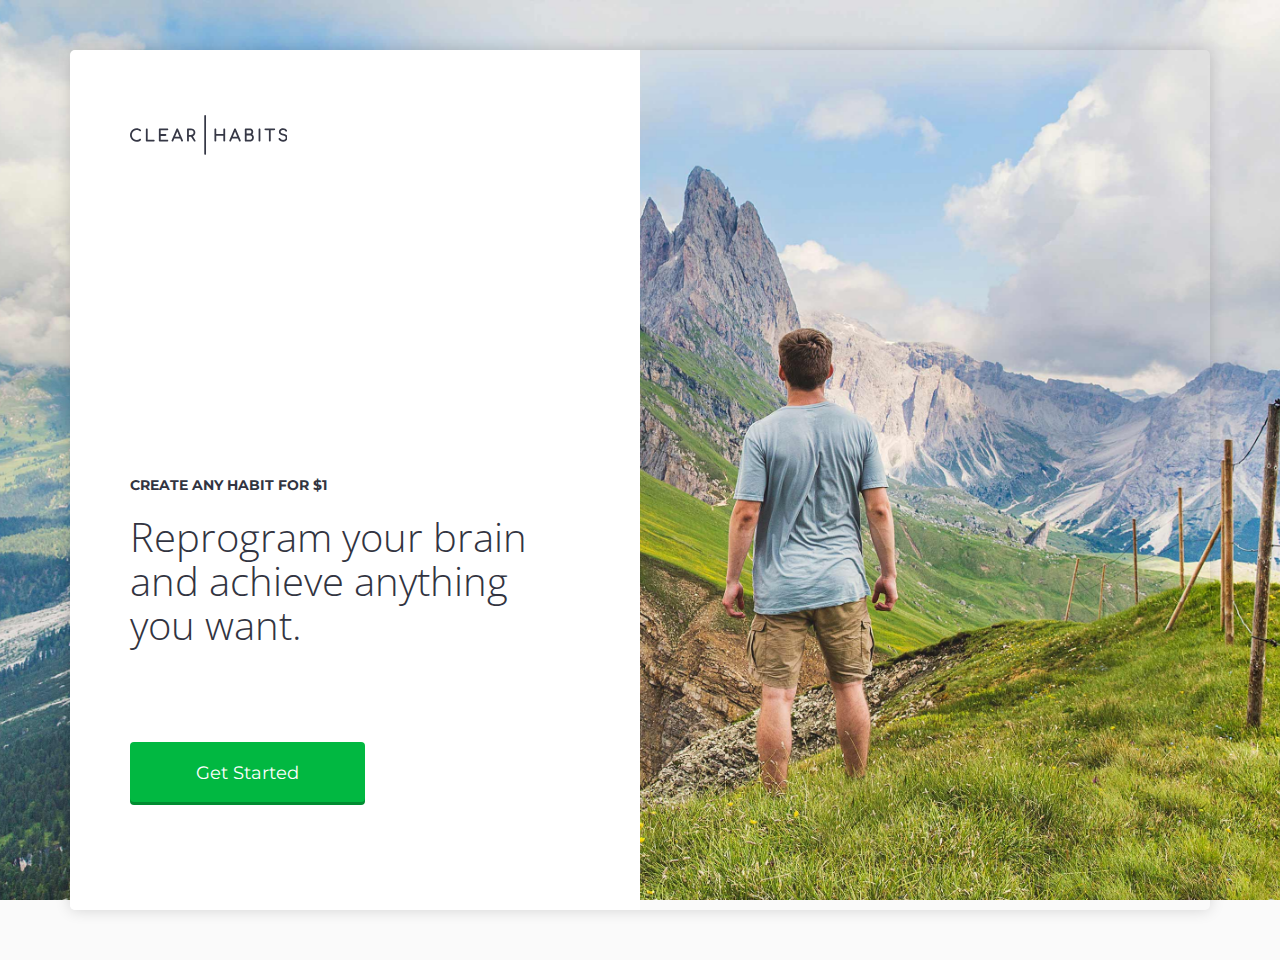
<file: index.html>
<!doctype html>
<!--[if lt IE 7]>      <html class="no-js lt-ie9 lt-ie8 lt-ie7" lang=""> <![endif]-->
<!--[if IE 7]>         <html class="no-js lt-ie9 lt-ie8" lang=""> <![endif]-->
<!--[if IE 8]>         <html class="no-js lt-ie9" lang=""> <![endif]-->
<!--[if gt IE 8]><!--> <html class="no-js" lang=""> <!--<![endif]-->
    <head>
        <meta charset="utf-8">
        <meta http-equiv="X-UA-Compatible" content="IE=edge,chrome=1">
        <title></title>
        <meta name="description" content="">
        <meta name="viewport" content="width=device-width, initial-scale=1">
        <link rel='shortcut icon' type='image/x-icon' href='/favicon.ico' />
        <link rel="stylesheet" type="text/css" href="//fonts.googleapis.com/css?family=Open+Sans" />
        <link href="https://fonts.googleapis.com/css?family=Montserrat:500,700" rel="stylesheet">
        <link rel="apple-touch-icon" sizes="57x57" href="favicons/apple-icon-57x57.png">
        <link rel="apple-touch-icon" sizes="60x60" href="favicons/apple-icon-60x60.png">
        <link rel="apple-touch-icon" sizes="72x72" href="favicons/apple-icon-72x72.png">
        <link rel="apple-touch-icon" sizes="76x76" href="/faviconsapple-icon-76x76.png">
        <link rel="apple-touch-icon" sizes="114x114" href="favicons/apple-icon-114x114.png">
        <link rel="apple-touch-icon" sizes="120x120" href="favicons/apple-icon-120x120.png">
        <link rel="apple-touch-icon" sizes="144x144" href="favicons/apple-icon-144x144.png">
        <link rel="apple-touch-icon" sizes="152x152" href="favicons/apple-icon-152x152.png">
        <link rel="apple-touch-icon" sizes="180x180" href="favicons/apple-icon-180x180.png">
        <link rel="icon" type="image/png" sizes="192x192"  href="favicons/android-icon-192x192.png">
        <link rel="icon" type="image/png" sizes="32x32" href="favicons/favicon-32x32.png">
        <link rel="icon" type="image/png" sizes="96x96" href="favicons/favicon-96x96.png">
        <link rel="icon" type="image/png" sizes="16x16" href="favicons/favicon-16x16.png">    

        <link rel="stylesheet" href="css/bootstrap.css">
        <style>
            body {
                padding-top: 50px;
                padding-bottom: 50px;
            }
        </style>
        <link rel="stylesheet" href="css/main.css">

        <script src="js/vendor/modernizr-2.8.3-respond-1.4.2.min.js"></script>
    </head>
    <body>
        <!--[if lt IE 8]>
            <p class="browserupgrade">You are using an <strong>outdated</strong> browser. Please <a href="http://browsehappy.com/">upgrade your browser</a> to improve your experience.</p>
        <![endif]-->

    <!-- Main jumbotron for a primary marketing message or call to action -->
    <div class="container">

          <!-- Main component for a primary marketing message or call to action -->
          <div class="jumbotron">
            <div class="left-container landing-only">
              <div class="wraper">
                <div class="logo">
                  <?xml version="1.0" encoding="utf-8"?>
                  <!-- Generator: Adobe Illustrator 16.0.4, SVG Export Plug-In . SVG Version: 6.00 Build 0)  -->
                  <!DOCTYPE svg PUBLIC "-//W3C//DTD SVG 1.1//EN" "http://www.w3.org/Graphics/SVG/1.1/DTD/svg11.dtd">
                  <svg version="1.1" id="Layer_1" xmlns="http://www.w3.org/2000/svg" xmlns:xlink="http://www.w3.org/1999/xlink" x="0px" y="0px"
                  	 width="157.499px" height="40px" viewBox="0 0 157.499 40" enable-background="new 0 0 157.499 40" xml:space="preserve">
                  <g>
                  	<g>
                  		<path fill="#363846" d="M10.984,15.05c-0.045-0.115-0.128-0.218-0.221-0.291l0.001-0.001c-0.005-0.004-0.011-0.004-0.015-0.004
                  			c-1.191-0.993-2.598-1.501-4.16-1.498c-1.191-0.002-2.31,0.31-3.32,0.925c-0.996,0.611-1.797,1.433-2.383,2.464
                  			C0.3,17.669-0.001,18.8,0,19.989c-0.001,1.206,0.301,2.333,0.891,3.355c0.592,1.042,1.402,1.868,2.406,2.476
                  			c1.008,0.609,2.121,0.922,3.293,0.922c0.879,0,1.679-0.123,2.379-0.357c0.7-0.25,1.312-0.625,1.808-1.127l0.022-0.02
                  			c0.146-0.182,0.221-0.408,0.218-0.605c0-0.128-0.027-0.26-0.071-0.371c-0.059-0.113-0.127-0.221-0.215-0.299
                  			c-0.082-0.078-0.181-0.156-0.293-0.189c-0.11-0.046-0.234-0.078-0.349-0.078c-0.174,0-0.354,0.07-0.491,0.157l-0.02,0.03
                  			c-0.859,0.704-1.836,1.043-2.988,1.048c-0.859-0.003-1.641-0.22-2.383-0.66c-0.739-0.457-1.312-1.044-1.747-1.808
                  			c-0.432-0.766-0.643-1.58-0.645-2.473c0.002-0.859,0.215-1.657,0.653-2.422c0.436-0.759,1.016-1.363,1.758-1.813
                  			c0.742-0.455,1.523-0.681,2.363-0.683c0.625,0,1.169,0.087,1.641,0.253c0.475,0.156,0.883,0.391,1.24,0.708l0.01,0.01
                  			c0.095,0.08,0.193,0.146,0.298,0.197c0.112,0.062,0.236,0.097,0.375,0.097c0.125,0,0.245-0.021,0.368-0.075
                  			c0.123-0.053,0.229-0.14,0.311-0.234h-0.001c0.148-0.162,0.231-0.391,0.231-0.617C11.062,15.292,11.043,15.167,10.984,15.05z
                  			 M24.344,25.101c-0.176-0.156-0.41-0.234-0.625-0.234H17.68V14.325c0.001-0.117-0.019-0.234-0.067-0.352
                  			c-0.046-0.109-0.11-0.212-0.197-0.29l-0.002-0.003c-0.081-0.086-0.18-0.153-0.296-0.197c-0.117-0.048-0.234-0.067-0.352-0.067
                  			c-0.111,0-0.229,0.022-0.333,0.072c-0.117,0.039-0.214,0.102-0.292,0.18c-0.088,0.085-0.159,0.188-0.211,0.305
                  			c-0.042,0.113-0.062,0.235-0.062,0.352v11.356c0,0.123,0.02,0.234,0.062,0.357c0.053,0.111,0.123,0.209,0.211,0.293
                  			c0.078,0.078,0.176,0.137,0.292,0.184c0.104,0.048,0.221,0.07,0.333,0.07h6.953c0.215,0,0.449-0.078,0.625-0.234
                  			c0.087-0.077,0.161-0.164,0.214-0.279c0.042-0.111,0.066-0.234,0.065-0.346c0.001-0.123-0.022-0.234-0.064-0.357
                  			C24.505,25.263,24.433,25.179,24.344,25.101z M37.357,15.228c0.117,0,0.24-0.021,0.346-0.064c0.117-0.053,0.215-0.117,0.293-0.201
                  			v-0.001c0.078-0.083,0.156-0.18,0.195-0.287c0.054-0.115,0.078-0.232,0.078-0.35s-0.022-0.241-0.075-0.353
                  			c-0.042-0.116-0.12-0.22-0.205-0.304v0c-0.085-0.078-0.183-0.141-0.286-0.18c-0.117-0.05-0.234-0.072-0.346-0.072H29.78
                  			c-0.115,0-0.235,0.02-0.345,0.067c-0.108,0.044-0.215,0.111-0.302,0.197l-0.002,0.003c-0.078,0.078-0.151,0.181-0.195,0.29
                  			c-0.039,0.117-0.062,0.234-0.062,0.352v11.356c0,0.116,0.022,0.234,0.062,0.347c0.044,0.108,0.117,0.2,0.195,0.289l0.002,0.004
                  			c0.087,0.086,0.193,0.149,0.302,0.196c0.109,0.049,0.23,0.068,0.345,0.068h7.577c0.112,0,0.229-0.022,0.346-0.07
                  			c0.103-0.047,0.201-0.105,0.286-0.182v-0.001c0.085-0.085,0.163-0.183,0.205-0.294c0.053-0.123,0.075-0.234,0.075-0.357
                  			c0-0.111-0.025-0.236-0.078-0.346c-0.04-0.123-0.117-0.214-0.195-0.297c-0.078-0.085-0.176-0.148-0.293-0.202
                  			c-0.106-0.048-0.229-0.065-0.346-0.063h-6.663v-3.857h4.774c0.119,0,0.242-0.024,0.358-0.078c0.112-0.033,0.216-0.115,0.294-0.193
                  			c0.164-0.173,0.254-0.42,0.254-0.655c0-0.117-0.02-0.234-0.061-0.348c-0.047-0.108-0.115-0.213-0.196-0.294h-0.004
                  			c-0.169-0.179-0.418-0.268-0.646-0.26h-4.774v-3.859H37.357z M52.916,25.29l-4.791-11.278c-0.07-0.163-0.176-0.317-0.33-0.43
                  			c-0.152-0.117-0.346-0.17-0.527-0.167c-0.185-0.003-0.381,0.05-0.541,0.167c-0.151,0.113-0.254,0.27-0.312,0.43h-0.001
                  			L41.634,25.29l0.004,0.007c-0.053,0.121-0.087,0.258-0.087,0.384c0,0.217,0.089,0.449,0.234,0.62
                  			c0.09,0.083,0.195,0.161,0.312,0.211c0.117,0.054,0.247,0.073,0.367,0.073c0.173,0,0.355-0.045,0.515-0.156
                  			c0.153-0.097,0.266-0.25,0.327-0.412l0.002,0.002l1.053-2.525h5.826l1.054,2.525l0,0.002c0.072,0.162,0.176,0.311,0.329,0.408
                  			c0.156,0.111,0.345,0.156,0.515,0.156c0.116,0,0.24-0.025,0.344-0.077c0.117-0.046,0.215-0.117,0.293-0.202
                  			c0.082-0.078,0.156-0.168,0.199-0.274c0.053-0.116,0.075-0.228,0.075-0.351c0-0.133-0.033-0.268-0.084-0.385L52.916,25.29z
                  			 M45.086,21.774l2.184-5.24l2.191,5.24H45.086z M65.34,25.192l-2.422-3.876c0.645-0.277,1.196-0.687,1.621-1.242
                  			c0.539-0.701,0.806-1.547,0.801-2.488c0.003-0.797-0.18-1.521-0.563-2.165v0c-0.374-0.629-0.902-1.136-1.567-1.488
                  			c-0.667-0.352-1.424-0.52-2.241-0.519H57.96c-0.109,0-0.224,0.016-0.335,0.059c-0.113,0.042-0.215,0.108-0.297,0.187h-0.001
                  			c-0.092,0.083-0.166,0.195-0.209,0.312c-0.041,0.115-0.059,0.235-0.059,0.352v11.356c-0.006,0.232,0.085,0.469,0.254,0.636
                  			c0.086,0.089,0.194,0.153,0.304,0.2c0.109,0.049,0.229,0.068,0.344,0.068c0.117,0,0.24-0.018,0.354-0.066
                  			c0.115-0.047,0.229-0.115,0.307-0.213c0.084-0.078,0.152-0.188,0.193-0.293c0.041-0.106,0.058-0.22,0.058-0.332v-3.984h2.142
                  			l2.768,4.426l-0.001-0.001c0.074,0.121,0.172,0.231,0.306,0.324l-0.001,0.001c0.002,0.002,0.004,0.002,0.004,0.004
                  			c0,0,0,0.001,0,0.002c0.156,0.095,0.332,0.133,0.488,0.133c0.215,0,0.437-0.045,0.639-0.176c0.095-0.059,0.182-0.164,0.24-0.271
                  			c0.056-0.11,0.078-0.236,0.078-0.349c-0.003-0.22-0.083-0.398-0.185-0.577L65.34,25.192z M62.312,19.588
                  			c-0.379,0.197-0.82,0.302-1.345,0.302h-2.095v-4.663h2.095c0.524,0.001,0.959,0.11,1.345,0.308
                  			c0.39,0.201,0.677,0.469,0.898,0.832l-0.001-0.001c0.214,0.358,0.314,0.754,0.317,1.22c-0.003,0.449-0.103,0.839-0.315,1.19
                  			v-0.002C62.992,19.128,62.703,19.388,62.312,19.588z M65.219,26.409c0,0-0.001,0-0.002,0c0,0-0.001,0.002-0.002,0.002
                  			L65.219,26.409z M94.896,13.67l-0.005-0.006c-0.083-0.075-0.187-0.137-0.297-0.176c-0.102-0.05-0.22-0.072-0.332-0.072
                  			c-0.114,0-0.235,0.02-0.345,0.067c-0.111,0.044-0.229,0.111-0.307,0.2V13.68c-0.078,0.082-0.156,0.182-0.195,0.293
                  			c-0.039,0.117-0.068,0.234-0.068,0.352v4.763h-7.08v-4.763c0-0.117-0.021-0.234-0.068-0.352c-0.049-0.11-0.111-0.212-0.199-0.29
                  			l-0.006-0.003c-0.078-0.085-0.176-0.153-0.285-0.197c-0.107-0.048-0.229-0.067-0.344-0.067c-0.23-0.006-0.486,0.089-0.66,0.268
                  			c-0.156,0.159-0.26,0.407-0.252,0.642v11.356c-0.008,0.23,0.096,0.469,0.252,0.636c0.174,0.185,0.43,0.269,0.66,0.269
                  			c0.115,0,0.236-0.02,0.344-0.068c0.109-0.048,0.207-0.111,0.285-0.196l0.006-0.003c0.088-0.09,0.15-0.182,0.199-0.29
                  			c0.048-0.112,0.068-0.23,0.068-0.347v-4.877h7.08v4.877c0,0.116,0.029,0.234,0.068,0.347c0.039,0.11,0.117,0.2,0.195,0.29
                  			c0.078,0.089,0.195,0.152,0.307,0.199c0.109,0.049,0.23,0.068,0.345,0.068c0.112,0,0.23-0.022,0.332-0.07
                  			c0.11-0.047,0.214-0.104,0.297-0.179l0.005-0.007c0.082-0.084,0.16-0.18,0.199-0.291c0.039-0.123,0.078-0.234,0.078-0.357V14.325
                  			c0-0.117-0.039-0.241-0.078-0.353C95.056,13.856,94.978,13.755,94.896,13.67z M110.681,25.29l-4.794-11.278h-0.001
                  			c-0.065-0.165-0.166-0.317-0.322-0.43c-0.156-0.117-0.352-0.17-0.533-0.167c-0.171-0.003-0.367,0.05-0.526,0.167
                  			c-0.152,0.111-0.269,0.269-0.328,0.43h-0.003L99.397,25.29l0.002,0.007c-0.047,0.116-0.086,0.25-0.086,0.384
                  			c0,0.221,0.09,0.451,0.234,0.62c0.088,0.083,0.195,0.161,0.312,0.211c0.117,0.054,0.245,0.073,0.366,0.073
                  			c0.181,0,0.367-0.045,0.528-0.156c0.152-0.098,0.252-0.252,0.316-0.412v0.002l1.055-2.525h5.82l1.055,2.525v0.002
                  			c0.078,0.159,0.19,0.309,0.344,0.408c0.154,0.111,0.334,0.156,0.516,0.156c0.117,0,0.234-0.025,0.347-0.077
                  			c0.106-0.046,0.2-0.117,0.278-0.202c0.078-0.078,0.156-0.17,0.195-0.275c0.055-0.115,0.078-0.227,0.078-0.35
                  			c0-0.126-0.032-0.264-0.078-0.385V25.29z M102.852,21.774l2.181-5.24l2.202,5.24H102.852z M123.142,20.3
                  			c-0.293-0.39-0.661-0.702-1.102-0.933c0.242-0.199,0.471-0.441,0.647-0.713l0.001-0.001c0.37-0.539,0.547-1.164,0.545-1.828
                  			c0.002-0.641-0.17-1.238-0.496-1.758c-0.335-0.517-0.787-0.928-1.348-1.213c-0.55-0.288-1.162-0.439-1.8-0.438h-3.87
                  			c-0.216-0.006-0.469,0.083-0.625,0.245c-0.095,0.084-0.164,0.195-0.211,0.312c-0.048,0.117-0.062,0.234-0.062,0.352v11.356
                  			c0,0.123,0.023,0.262,0.078,0.391c0.064,0.123,0.156,0.234,0.273,0.312c0.195,0.154,0.453,0.201,0.703,0.201h3.948
                  			c0.754,0,1.454-0.164,2.067-0.514c0.625-0.344,1.127-0.814,1.471-1.438c0.349-0.599,0.524-1.297,0.524-2.062
                  			C123.887,21.696,123.652,20.915,123.142,20.3L123.142,20.3z M116.636,15.228h2.954c0.309,0,0.562,0.04,0.781,0.112
                  			c0.234,0.078,0.422,0.179,0.583,0.318c0.156,0.137,0.276,0.29,0.354,0.485c0.078,0.184,0.114,0.407,0.114,0.681
                  			c0,0.289-0.04,0.53-0.125,0.742c-0.087,0.212-0.208,0.391-0.38,0.552c-0.156,0.17-0.354,0.291-0.57,0.369
                  			c-0.211,0.078-0.469,0.123-0.758,0.123h-2.954V15.228z M121.777,23.71L121.777,23.71c-0.198,0.33-0.444,0.584-0.781,0.771
                  			c-0.345,0.184-0.719,0.289-1.172,0.291h-3.188v-4.347h3.188c0.456,0.001,0.833,0.1,1.172,0.278
                  			c0.343,0.18,0.583,0.433,0.781,0.758c0.192,0.323,0.288,0.686,0.289,1.109C122.065,23.015,121.97,23.382,121.777,23.71z
                  			 M130.16,13.683l-0.001-0.003c-0.088-0.085-0.183-0.153-0.299-0.197c-0.118-0.048-0.234-0.067-0.353-0.067
                  			c-0.116,0-0.234,0.02-0.351,0.067c-0.111,0.044-0.205,0.111-0.293,0.2c-0.088,0.078-0.15,0.18-0.197,0.29
                  			c-0.049,0.117-0.057,0.234-0.057,0.352v11.356c0,0.116,0.008,0.234,0.057,0.347c0.047,0.108,0.109,0.2,0.197,0.29
                  			c0.088,0.089,0.182,0.152,0.293,0.199c0.116,0.049,0.234,0.068,0.351,0.068c0.118,0,0.234-0.02,0.353-0.068
                  			c0.116-0.048,0.211-0.111,0.299-0.196l0.001-0.003c0.089-0.09,0.152-0.182,0.198-0.29c0.048-0.112,0.055-0.23,0.055-0.347V14.325
                  			c0-0.117-0.007-0.234-0.055-0.352C130.312,13.864,130.249,13.761,130.16,13.683z M144.898,13.661
                  			c-0.078-0.078-0.181-0.146-0.28-0.187c-0.11-0.042-0.227-0.059-0.337-0.059h-8.914c-0.109,0-0.218,0.016-0.317,0.059
                  			c-0.111,0.041-0.215,0.108-0.296,0.187h-0.003c-0.083,0.078-0.139,0.179-0.181,0.291c-0.043,0.1-0.062,0.217-0.062,0.325
                  			c0,0.11,0.02,0.224,0.062,0.322c0.042,0.115,0.094,0.218,0.18,0.296h0.003c0.082,0.078,0.186,0.143,0.297,0.184
                  			c0.1,0.042,0.208,0.058,0.317,0.058h3.556v10.544c0,0.116,0.016,0.234,0.064,0.347c0.047,0.108,0.111,0.2,0.201,0.29
                  			c0.085,0.089,0.18,0.152,0.288,0.199c0.109,0.049,0.228,0.068,0.344,0.068c0.118,0,0.234-0.02,0.353-0.069
                  			c0.116-0.047,0.221-0.109,0.307-0.195l0.002-0.004c0.16-0.167,0.261-0.403,0.253-0.636V15.136h3.547
                  			c0.11,0,0.227-0.016,0.337-0.058c0.1-0.042,0.202-0.106,0.28-0.184s0.156-0.182,0.196-0.296c0.038-0.1,0.049-0.212,0.049-0.322
                  			c0-0.107-0.011-0.222-0.049-0.323C145.055,13.84,144.977,13.739,144.898,13.661z M139.188,26.32c0,0,0.002,0,0.002,0.001
                  			l-0.003-0.004C139.188,26.317,139.188,26.317,139.188,26.32z M157.242,21.301c-0.18-0.457-0.44-0.851-0.784-1.189
                  			c-0.707-0.685-1.758-1.104-3.133-1.333c-0.965-0.159-1.646-0.432-2.031-0.759c-0.205-0.165-0.34-0.337-0.431-0.53
                  			c-0.098-0.177-0.144-0.379-0.144-0.614c0-0.301,0.055-0.558,0.156-0.763c0.078-0.208,0.229-0.385,0.424-0.543
                  			c0.193-0.157,0.432-0.283,0.708-0.362c0.309-0.086,0.653-0.136,1.056-0.136c0.533,0,0.976,0.105,1.362,0.296
                  			c0.372,0.193,0.698,0.481,0.974,0.887v0c0.086,0.125,0.202,0.242,0.339,0.32c0.138,0.078,0.294,0.107,0.45,0.106
                  			c0.124-0.004,0.242-0.012,0.391-0.079v0.001c0.135-0.067,0.27-0.168,0.351-0.302c0,0,0-0.003,0-0.004
                  			c0-0.002,0.007-0.003,0.007-0.005v0c0.104-0.131,0.149-0.303,0.149-0.473c0-0.16-0.038-0.323-0.116-0.471v-0.004
                  			c-0.353-0.589-0.899-1.075-1.58-1.476c-0.707-0.402-1.496-0.612-2.326-0.611c-0.781,0-1.5,0.14-2.129,0.427
                  			c-0.625,0.289-1.134,0.703-1.492,1.246c-0.363,0.534-0.532,1.172-0.531,1.853c-0.001,0.478,0.09,0.941,0.284,1.357
                  			c0.196,0.427,0.485,0.795,0.859,1.13c0.743,0.664,1.759,1.071,2.969,1.25c0.952,0.126,1.614,0.403,2.031,0.787
                  			c0.22,0.201,0.368,0.417,0.469,0.655c0.109,0.237,0.156,0.495,0.156,0.796c0,0.381-0.054,0.688-0.156,0.939
                  			c-0.116,0.266-0.267,0.472-0.469,0.656c-0.216,0.193-0.469,0.323-0.781,0.436c-0.298,0.08-0.663,0.142-1.067,0.142
                  			c-0.732-0.001-1.346-0.142-1.823-0.382v-0.001c-0.507-0.272-0.852-0.597-1.094-1.054c-0.078-0.145-0.18-0.268-0.321-0.377
                  			c-0.152-0.092-0.342-0.14-0.512-0.139c-0.113,0-0.229,0.014-0.339,0.047c-0.116,0.045-0.234,0.116-0.312,0.201
                  			c-0.079,0.078-0.156,0.168-0.2,0.274c-0.054,0.116-0.072,0.228-0.072,0.351c0,0.142,0.038,0.268,0.086,0.391h0.003
                  			c0.397,0.781,1.005,1.406,1.8,1.83c0.806,0.455,1.743,0.67,2.785,0.67c0.817,0,1.562-0.156,2.201-0.469
                  			c0.663-0.312,1.182-0.781,1.55-1.401c0.363-0.599,0.542-1.321,0.542-2.114C157.499,22.241,157.41,21.741,157.242,21.301z
                  			 M75.145,0c-0.481,0-0.87,0.389-0.87,0.871v38.248c0,0.492,0.389,0.882,0.87,0.882c0.483,0,0.872-0.39,0.872-0.882V0.871
                  			C76.017,0.389,75.628,0,75.145,0z"/>
                  	</g>
                  </g>
                  </svg>
                </div>
                <div class="left-container-content landing-mobile">
                  <small>Create any habit for $1</small>
                  <h1>Reprogram your brain and achieve anything you want.</h1>
                  <a class="btn btn-default" href="step1-1.html" role="button">Get Started</a>
                </div>
              </div>

            </div>
          </div>

    </div>

        <script>window.jQuery || document.write('<script src="js/vendor/jquery-1.11.2.min.js"><\/script>')</script>

        <script src="js/vendor/bootstrap.min.js"></script>

        <script src="js/main.js"></script>

        <!-- Google Analytics: change UA-XXXXX-X to be your site's ID. -->
        <script>
            (function(b,o,i,l,e,r){b.GoogleAnalyticsObject=l;b[l]||(b[l]=
            function(){(b[l].q=b[l].q||[]).push(arguments)});b[l].l=+new Date;
            e=o.createElement(i);r=o.getElementsByTagName(i)[0];
            e.src='//www.google-analytics.com/analytics.js';
            r.parentNode.insertBefore(e,r)}(window,document,'script','ga'));
            ga('create','UA-XXXXX-X','auto');ga('send','pageview');
        </script>
    </body>
</html>
</file>
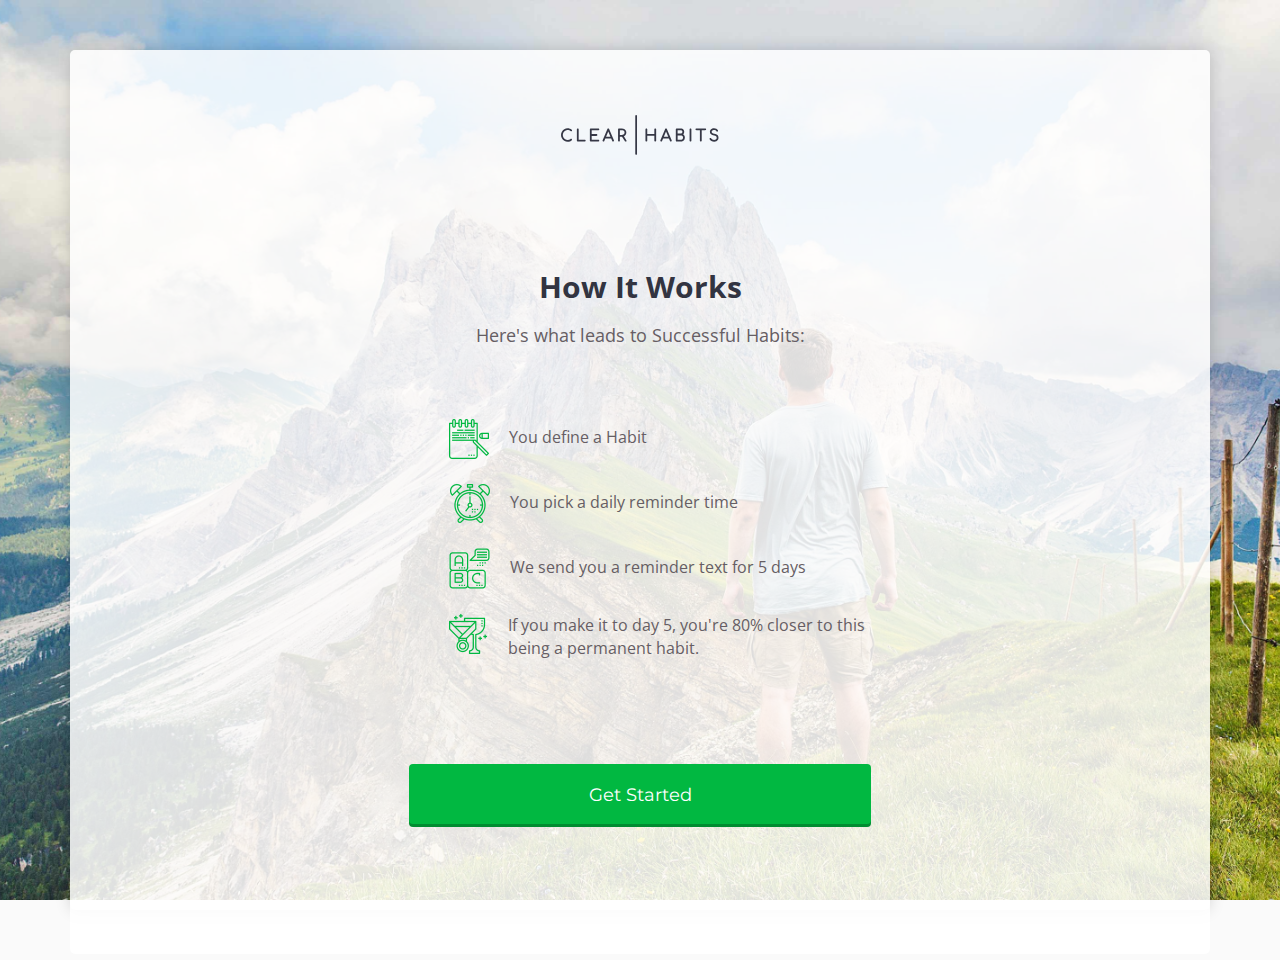
<file: step1-1.html>
<!doctype html>
<!--[if lt IE 7]>      <html class="no-js lt-ie9 lt-ie8 lt-ie7" lang=""> <![endif]-->
<!--[if IE 7]>         <html class="no-js lt-ie9 lt-ie8" lang=""> <![endif]-->
<!--[if IE 8]>         <html class="no-js lt-ie9" lang=""> <![endif]-->
<!--[if gt IE 8]><!--> <html class="no-js" lang=""> <!--<![endif]-->
    <head>
        <meta charset="utf-8">
        <meta http-equiv="X-UA-Compatible" content="IE=edge,chrome=1">
        <title></title>
        <meta name="description" content="">
        <meta name="viewport" content="width=device-width, initial-scale=1">
        <link rel='shortcut icon' type='image/x-icon' href='/favicon.ico' />
        <link rel="stylesheet" type="text/css" href="//fonts.googleapis.com/css?family=Open+Sans" />
        <link href="https://fonts.googleapis.com/css?family=Montserrat:500,700" rel="stylesheet">

        <link rel="stylesheet" href="css/bootstrap.css">
        <style>
            body {
                padding-top: 50px;
                padding-bottom: 50px;
            }
        </style>
        <link rel="stylesheet" href="css/main.css">

        <script src="js/vendor/modernizr-2.8.3-respond-1.4.2.min.js"></script>
    </head>
    <body>
        <!--[if lt IE 8]>
            <p class="browserupgrade">You are using an <strong>outdated</strong> browser. Please <a href="http://browsehappy.com/">upgrade your browser</a> to improve your experience.</p>
        <![endif]-->

    <!-- Main jumbotron for a primary marketing message or call to action -->
    <div class="container">

          <!-- Main component for a primary marketing message or call to action -->
          <div class="jumbotron">
            <div class="left-container full">
              <div class="wraper">
                <div class="logo">
                  <?xml version="1.0" encoding="utf-8"?>
                  <!-- Generator: Adobe Illustrator 16.0.4, SVG Export Plug-In . SVG Version: 6.00 Build 0)  -->
                  <!DOCTYPE svg PUBLIC "-//W3C//DTD SVG 1.1//EN" "http://www.w3.org/Graphics/SVG/1.1/DTD/svg11.dtd">
                  <svg version="1.1" id="Layer_1" xmlns="http://www.w3.org/2000/svg" xmlns:xlink="http://www.w3.org/1999/xlink" x="0px" y="0px"
                  	 width="157.499px" height="40px" viewBox="0 0 157.499 40" enable-background="new 0 0 157.499 40" xml:space="preserve">
                  <g>
                  	<g>
                  		<path fill="#363846" d="M10.984,15.05c-0.045-0.115-0.128-0.218-0.221-0.291l0.001-0.001c-0.005-0.004-0.011-0.004-0.015-0.004
                  			c-1.191-0.993-2.598-1.501-4.16-1.498c-1.191-0.002-2.31,0.31-3.32,0.925c-0.996,0.611-1.797,1.433-2.383,2.464
                  			C0.3,17.669-0.001,18.8,0,19.989c-0.001,1.206,0.301,2.333,0.891,3.355c0.592,1.042,1.402,1.868,2.406,2.476
                  			c1.008,0.609,2.121,0.922,3.293,0.922c0.879,0,1.679-0.123,2.379-0.357c0.7-0.25,1.312-0.625,1.808-1.127l0.022-0.02
                  			c0.146-0.182,0.221-0.408,0.218-0.605c0-0.128-0.027-0.26-0.071-0.371c-0.059-0.113-0.127-0.221-0.215-0.299
                  			c-0.082-0.078-0.181-0.156-0.293-0.189c-0.11-0.046-0.234-0.078-0.349-0.078c-0.174,0-0.354,0.07-0.491,0.157l-0.02,0.03
                  			c-0.859,0.704-1.836,1.043-2.988,1.048c-0.859-0.003-1.641-0.22-2.383-0.66c-0.739-0.457-1.312-1.044-1.747-1.808
                  			c-0.432-0.766-0.643-1.58-0.645-2.473c0.002-0.859,0.215-1.657,0.653-2.422c0.436-0.759,1.016-1.363,1.758-1.813
                  			c0.742-0.455,1.523-0.681,2.363-0.683c0.625,0,1.169,0.087,1.641,0.253c0.475,0.156,0.883,0.391,1.24,0.708l0.01,0.01
                  			c0.095,0.08,0.193,0.146,0.298,0.197c0.112,0.062,0.236,0.097,0.375,0.097c0.125,0,0.245-0.021,0.368-0.075
                  			c0.123-0.053,0.229-0.14,0.311-0.234h-0.001c0.148-0.162,0.231-0.391,0.231-0.617C11.062,15.292,11.043,15.167,10.984,15.05z
                  			 M24.344,25.101c-0.176-0.156-0.41-0.234-0.625-0.234H17.68V14.325c0.001-0.117-0.019-0.234-0.067-0.352
                  			c-0.046-0.109-0.11-0.212-0.197-0.29l-0.002-0.003c-0.081-0.086-0.18-0.153-0.296-0.197c-0.117-0.048-0.234-0.067-0.352-0.067
                  			c-0.111,0-0.229,0.022-0.333,0.072c-0.117,0.039-0.214,0.102-0.292,0.18c-0.088,0.085-0.159,0.188-0.211,0.305
                  			c-0.042,0.113-0.062,0.235-0.062,0.352v11.356c0,0.123,0.02,0.234,0.062,0.357c0.053,0.111,0.123,0.209,0.211,0.293
                  			c0.078,0.078,0.176,0.137,0.292,0.184c0.104,0.048,0.221,0.07,0.333,0.07h6.953c0.215,0,0.449-0.078,0.625-0.234
                  			c0.087-0.077,0.161-0.164,0.214-0.279c0.042-0.111,0.066-0.234,0.065-0.346c0.001-0.123-0.022-0.234-0.064-0.357
                  			C24.505,25.263,24.433,25.179,24.344,25.101z M37.357,15.228c0.117,0,0.24-0.021,0.346-0.064c0.117-0.053,0.215-0.117,0.293-0.201
                  			v-0.001c0.078-0.083,0.156-0.18,0.195-0.287c0.054-0.115,0.078-0.232,0.078-0.35s-0.022-0.241-0.075-0.353
                  			c-0.042-0.116-0.12-0.22-0.205-0.304v0c-0.085-0.078-0.183-0.141-0.286-0.18c-0.117-0.05-0.234-0.072-0.346-0.072H29.78
                  			c-0.115,0-0.235,0.02-0.345,0.067c-0.108,0.044-0.215,0.111-0.302,0.197l-0.002,0.003c-0.078,0.078-0.151,0.181-0.195,0.29
                  			c-0.039,0.117-0.062,0.234-0.062,0.352v11.356c0,0.116,0.022,0.234,0.062,0.347c0.044,0.108,0.117,0.2,0.195,0.289l0.002,0.004
                  			c0.087,0.086,0.193,0.149,0.302,0.196c0.109,0.049,0.23,0.068,0.345,0.068h7.577c0.112,0,0.229-0.022,0.346-0.07
                  			c0.103-0.047,0.201-0.105,0.286-0.182v-0.001c0.085-0.085,0.163-0.183,0.205-0.294c0.053-0.123,0.075-0.234,0.075-0.357
                  			c0-0.111-0.025-0.236-0.078-0.346c-0.04-0.123-0.117-0.214-0.195-0.297c-0.078-0.085-0.176-0.148-0.293-0.202
                  			c-0.106-0.048-0.229-0.065-0.346-0.063h-6.663v-3.857h4.774c0.119,0,0.242-0.024,0.358-0.078c0.112-0.033,0.216-0.115,0.294-0.193
                  			c0.164-0.173,0.254-0.42,0.254-0.655c0-0.117-0.02-0.234-0.061-0.348c-0.047-0.108-0.115-0.213-0.196-0.294h-0.004
                  			c-0.169-0.179-0.418-0.268-0.646-0.26h-4.774v-3.859H37.357z M52.916,25.29l-4.791-11.278c-0.07-0.163-0.176-0.317-0.33-0.43
                  			c-0.152-0.117-0.346-0.17-0.527-0.167c-0.185-0.003-0.381,0.05-0.541,0.167c-0.151,0.113-0.254,0.27-0.312,0.43h-0.001
                  			L41.634,25.29l0.004,0.007c-0.053,0.121-0.087,0.258-0.087,0.384c0,0.217,0.089,0.449,0.234,0.62
                  			c0.09,0.083,0.195,0.161,0.312,0.211c0.117,0.054,0.247,0.073,0.367,0.073c0.173,0,0.355-0.045,0.515-0.156
                  			c0.153-0.097,0.266-0.25,0.327-0.412l0.002,0.002l1.053-2.525h5.826l1.054,2.525l0,0.002c0.072,0.162,0.176,0.311,0.329,0.408
                  			c0.156,0.111,0.345,0.156,0.515,0.156c0.116,0,0.24-0.025,0.344-0.077c0.117-0.046,0.215-0.117,0.293-0.202
                  			c0.082-0.078,0.156-0.168,0.199-0.274c0.053-0.116,0.075-0.228,0.075-0.351c0-0.133-0.033-0.268-0.084-0.385L52.916,25.29z
                  			 M45.086,21.774l2.184-5.24l2.191,5.24H45.086z M65.34,25.192l-2.422-3.876c0.645-0.277,1.196-0.687,1.621-1.242
                  			c0.539-0.701,0.806-1.547,0.801-2.488c0.003-0.797-0.18-1.521-0.563-2.165v0c-0.374-0.629-0.902-1.136-1.567-1.488
                  			c-0.667-0.352-1.424-0.52-2.241-0.519H57.96c-0.109,0-0.224,0.016-0.335,0.059c-0.113,0.042-0.215,0.108-0.297,0.187h-0.001
                  			c-0.092,0.083-0.166,0.195-0.209,0.312c-0.041,0.115-0.059,0.235-0.059,0.352v11.356c-0.006,0.232,0.085,0.469,0.254,0.636
                  			c0.086,0.089,0.194,0.153,0.304,0.2c0.109,0.049,0.229,0.068,0.344,0.068c0.117,0,0.24-0.018,0.354-0.066
                  			c0.115-0.047,0.229-0.115,0.307-0.213c0.084-0.078,0.152-0.188,0.193-0.293c0.041-0.106,0.058-0.22,0.058-0.332v-3.984h2.142
                  			l2.768,4.426l-0.001-0.001c0.074,0.121,0.172,0.231,0.306,0.324l-0.001,0.001c0.002,0.002,0.004,0.002,0.004,0.004
                  			c0,0,0,0.001,0,0.002c0.156,0.095,0.332,0.133,0.488,0.133c0.215,0,0.437-0.045,0.639-0.176c0.095-0.059,0.182-0.164,0.24-0.271
                  			c0.056-0.11,0.078-0.236,0.078-0.349c-0.003-0.22-0.083-0.398-0.185-0.577L65.34,25.192z M62.312,19.588
                  			c-0.379,0.197-0.82,0.302-1.345,0.302h-2.095v-4.663h2.095c0.524,0.001,0.959,0.11,1.345,0.308
                  			c0.39,0.201,0.677,0.469,0.898,0.832l-0.001-0.001c0.214,0.358,0.314,0.754,0.317,1.22c-0.003,0.449-0.103,0.839-0.315,1.19
                  			v-0.002C62.992,19.128,62.703,19.388,62.312,19.588z M65.219,26.409c0,0-0.001,0-0.002,0c0,0-0.001,0.002-0.002,0.002
                  			L65.219,26.409z M94.896,13.67l-0.005-0.006c-0.083-0.075-0.187-0.137-0.297-0.176c-0.102-0.05-0.22-0.072-0.332-0.072
                  			c-0.114,0-0.235,0.02-0.345,0.067c-0.111,0.044-0.229,0.111-0.307,0.2V13.68c-0.078,0.082-0.156,0.182-0.195,0.293
                  			c-0.039,0.117-0.068,0.234-0.068,0.352v4.763h-7.08v-4.763c0-0.117-0.021-0.234-0.068-0.352c-0.049-0.11-0.111-0.212-0.199-0.29
                  			l-0.006-0.003c-0.078-0.085-0.176-0.153-0.285-0.197c-0.107-0.048-0.229-0.067-0.344-0.067c-0.23-0.006-0.486,0.089-0.66,0.268
                  			c-0.156,0.159-0.26,0.407-0.252,0.642v11.356c-0.008,0.23,0.096,0.469,0.252,0.636c0.174,0.185,0.43,0.269,0.66,0.269
                  			c0.115,0,0.236-0.02,0.344-0.068c0.109-0.048,0.207-0.111,0.285-0.196l0.006-0.003c0.088-0.09,0.15-0.182,0.199-0.29
                  			c0.048-0.112,0.068-0.23,0.068-0.347v-4.877h7.08v4.877c0,0.116,0.029,0.234,0.068,0.347c0.039,0.11,0.117,0.2,0.195,0.29
                  			c0.078,0.089,0.195,0.152,0.307,0.199c0.109,0.049,0.23,0.068,0.345,0.068c0.112,0,0.23-0.022,0.332-0.07
                  			c0.11-0.047,0.214-0.104,0.297-0.179l0.005-0.007c0.082-0.084,0.16-0.18,0.199-0.291c0.039-0.123,0.078-0.234,0.078-0.357V14.325
                  			c0-0.117-0.039-0.241-0.078-0.353C95.056,13.856,94.978,13.755,94.896,13.67z M110.681,25.29l-4.794-11.278h-0.001
                  			c-0.065-0.165-0.166-0.317-0.322-0.43c-0.156-0.117-0.352-0.17-0.533-0.167c-0.171-0.003-0.367,0.05-0.526,0.167
                  			c-0.152,0.111-0.269,0.269-0.328,0.43h-0.003L99.397,25.29l0.002,0.007c-0.047,0.116-0.086,0.25-0.086,0.384
                  			c0,0.221,0.09,0.451,0.234,0.62c0.088,0.083,0.195,0.161,0.312,0.211c0.117,0.054,0.245,0.073,0.366,0.073
                  			c0.181,0,0.367-0.045,0.528-0.156c0.152-0.098,0.252-0.252,0.316-0.412v0.002l1.055-2.525h5.82l1.055,2.525v0.002
                  			c0.078,0.159,0.19,0.309,0.344,0.408c0.154,0.111,0.334,0.156,0.516,0.156c0.117,0,0.234-0.025,0.347-0.077
                  			c0.106-0.046,0.2-0.117,0.278-0.202c0.078-0.078,0.156-0.17,0.195-0.275c0.055-0.115,0.078-0.227,0.078-0.35
                  			c0-0.126-0.032-0.264-0.078-0.385V25.29z M102.852,21.774l2.181-5.24l2.202,5.24H102.852z M123.142,20.3
                  			c-0.293-0.39-0.661-0.702-1.102-0.933c0.242-0.199,0.471-0.441,0.647-0.713l0.001-0.001c0.37-0.539,0.547-1.164,0.545-1.828
                  			c0.002-0.641-0.17-1.238-0.496-1.758c-0.335-0.517-0.787-0.928-1.348-1.213c-0.55-0.288-1.162-0.439-1.8-0.438h-3.87
                  			c-0.216-0.006-0.469,0.083-0.625,0.245c-0.095,0.084-0.164,0.195-0.211,0.312c-0.048,0.117-0.062,0.234-0.062,0.352v11.356
                  			c0,0.123,0.023,0.262,0.078,0.391c0.064,0.123,0.156,0.234,0.273,0.312c0.195,0.154,0.453,0.201,0.703,0.201h3.948
                  			c0.754,0,1.454-0.164,2.067-0.514c0.625-0.344,1.127-0.814,1.471-1.438c0.349-0.599,0.524-1.297,0.524-2.062
                  			C123.887,21.696,123.652,20.915,123.142,20.3L123.142,20.3z M116.636,15.228h2.954c0.309,0,0.562,0.04,0.781,0.112
                  			c0.234,0.078,0.422,0.179,0.583,0.318c0.156,0.137,0.276,0.29,0.354,0.485c0.078,0.184,0.114,0.407,0.114,0.681
                  			c0,0.289-0.04,0.53-0.125,0.742c-0.087,0.212-0.208,0.391-0.38,0.552c-0.156,0.17-0.354,0.291-0.57,0.369
                  			c-0.211,0.078-0.469,0.123-0.758,0.123h-2.954V15.228z M121.777,23.71L121.777,23.71c-0.198,0.33-0.444,0.584-0.781,0.771
                  			c-0.345,0.184-0.719,0.289-1.172,0.291h-3.188v-4.347h3.188c0.456,0.001,0.833,0.1,1.172,0.278
                  			c0.343,0.18,0.583,0.433,0.781,0.758c0.192,0.323,0.288,0.686,0.289,1.109C122.065,23.015,121.97,23.382,121.777,23.71z
                  			 M130.16,13.683l-0.001-0.003c-0.088-0.085-0.183-0.153-0.299-0.197c-0.118-0.048-0.234-0.067-0.353-0.067
                  			c-0.116,0-0.234,0.02-0.351,0.067c-0.111,0.044-0.205,0.111-0.293,0.2c-0.088,0.078-0.15,0.18-0.197,0.29
                  			c-0.049,0.117-0.057,0.234-0.057,0.352v11.356c0,0.116,0.008,0.234,0.057,0.347c0.047,0.108,0.109,0.2,0.197,0.29
                  			c0.088,0.089,0.182,0.152,0.293,0.199c0.116,0.049,0.234,0.068,0.351,0.068c0.118,0,0.234-0.02,0.353-0.068
                  			c0.116-0.048,0.211-0.111,0.299-0.196l0.001-0.003c0.089-0.09,0.152-0.182,0.198-0.29c0.048-0.112,0.055-0.23,0.055-0.347V14.325
                  			c0-0.117-0.007-0.234-0.055-0.352C130.312,13.864,130.249,13.761,130.16,13.683z M144.898,13.661
                  			c-0.078-0.078-0.181-0.146-0.28-0.187c-0.11-0.042-0.227-0.059-0.337-0.059h-8.914c-0.109,0-0.218,0.016-0.317,0.059
                  			c-0.111,0.041-0.215,0.108-0.296,0.187h-0.003c-0.083,0.078-0.139,0.179-0.181,0.291c-0.043,0.1-0.062,0.217-0.062,0.325
                  			c0,0.11,0.02,0.224,0.062,0.322c0.042,0.115,0.094,0.218,0.18,0.296h0.003c0.082,0.078,0.186,0.143,0.297,0.184
                  			c0.1,0.042,0.208,0.058,0.317,0.058h3.556v10.544c0,0.116,0.016,0.234,0.064,0.347c0.047,0.108,0.111,0.2,0.201,0.29
                  			c0.085,0.089,0.18,0.152,0.288,0.199c0.109,0.049,0.228,0.068,0.344,0.068c0.118,0,0.234-0.02,0.353-0.069
                  			c0.116-0.047,0.221-0.109,0.307-0.195l0.002-0.004c0.16-0.167,0.261-0.403,0.253-0.636V15.136h3.547
                  			c0.11,0,0.227-0.016,0.337-0.058c0.1-0.042,0.202-0.106,0.28-0.184s0.156-0.182,0.196-0.296c0.038-0.1,0.049-0.212,0.049-0.322
                  			c0-0.107-0.011-0.222-0.049-0.323C145.055,13.84,144.977,13.739,144.898,13.661z M139.188,26.32c0,0,0.002,0,0.002,0.001
                  			l-0.003-0.004C139.188,26.317,139.188,26.317,139.188,26.32z M157.242,21.301c-0.18-0.457-0.44-0.851-0.784-1.189
                  			c-0.707-0.685-1.758-1.104-3.133-1.333c-0.965-0.159-1.646-0.432-2.031-0.759c-0.205-0.165-0.34-0.337-0.431-0.53
                  			c-0.098-0.177-0.144-0.379-0.144-0.614c0-0.301,0.055-0.558,0.156-0.763c0.078-0.208,0.229-0.385,0.424-0.543
                  			c0.193-0.157,0.432-0.283,0.708-0.362c0.309-0.086,0.653-0.136,1.056-0.136c0.533,0,0.976,0.105,1.362,0.296
                  			c0.372,0.193,0.698,0.481,0.974,0.887v0c0.086,0.125,0.202,0.242,0.339,0.32c0.138,0.078,0.294,0.107,0.45,0.106
                  			c0.124-0.004,0.242-0.012,0.391-0.079v0.001c0.135-0.067,0.27-0.168,0.351-0.302c0,0,0-0.003,0-0.004
                  			c0-0.002,0.007-0.003,0.007-0.005v0c0.104-0.131,0.149-0.303,0.149-0.473c0-0.16-0.038-0.323-0.116-0.471v-0.004
                  			c-0.353-0.589-0.899-1.075-1.58-1.476c-0.707-0.402-1.496-0.612-2.326-0.611c-0.781,0-1.5,0.14-2.129,0.427
                  			c-0.625,0.289-1.134,0.703-1.492,1.246c-0.363,0.534-0.532,1.172-0.531,1.853c-0.001,0.478,0.09,0.941,0.284,1.357
                  			c0.196,0.427,0.485,0.795,0.859,1.13c0.743,0.664,1.759,1.071,2.969,1.25c0.952,0.126,1.614,0.403,2.031,0.787
                  			c0.22,0.201,0.368,0.417,0.469,0.655c0.109,0.237,0.156,0.495,0.156,0.796c0,0.381-0.054,0.688-0.156,0.939
                  			c-0.116,0.266-0.267,0.472-0.469,0.656c-0.216,0.193-0.469,0.323-0.781,0.436c-0.298,0.08-0.663,0.142-1.067,0.142
                  			c-0.732-0.001-1.346-0.142-1.823-0.382v-0.001c-0.507-0.272-0.852-0.597-1.094-1.054c-0.078-0.145-0.18-0.268-0.321-0.377
                  			c-0.152-0.092-0.342-0.14-0.512-0.139c-0.113,0-0.229,0.014-0.339,0.047c-0.116,0.045-0.234,0.116-0.312,0.201
                  			c-0.079,0.078-0.156,0.168-0.2,0.274c-0.054,0.116-0.072,0.228-0.072,0.351c0,0.142,0.038,0.268,0.086,0.391h0.003
                  			c0.397,0.781,1.005,1.406,1.8,1.83c0.806,0.455,1.743,0.67,2.785,0.67c0.817,0,1.562-0.156,2.201-0.469
                  			c0.663-0.312,1.182-0.781,1.55-1.401c0.363-0.599,0.542-1.321,0.542-2.114C157.499,22.241,157.41,21.741,157.242,21.301z
                  			 M75.145,0c-0.481,0-0.87,0.389-0.87,0.871v38.248c0,0.492,0.389,0.882,0.87,0.882c0.483,0,0.872-0.39,0.872-0.882V0.871
                  			C76.017,0.389,75.628,0,75.145,0z"/>
                  	</g>
                  </g>
                  </svg>
                </div>
                <div class="left-container-content">
                  <!-- <small>before start</small> -->
                  <h1 class="short">How It Works</h1>

                  <form>
                    <p>Here's what leads to Successful Habits:</p>
                    <div class="how-works">
                    <ul style="margin:0px;">
                      <li><img src="img/howitworks-1.png" alt="">You define a Habit</li>
                      <li><img src="img/howitworks-2.png" alt="">You pick a daily reminder time</li>
                      <li><img src="img/howitworks-3.png" alt="">We send you a reminder text for 5 days</li>
                      <li><img src="img/howitworks-4.png" alt=""><div class="how-long" style="float: right; width: 86%;">If you make it to day 5, you're 80% closer to this being a permanent habit.</div></li>
                    </ul>
                    </div>
                      <a class="btn btn-default full-btn special-button" href="step1.html" role="button">Get Started</a>
                      <!-- <button type="submit" name="button" class="btn btn-default">Next</button> -->
                  </form>
                </div>

              </div>

            </div>
          </div>

    </div>

        <script>window.jQuery || document.write('<script src="js/vendor/jquery-1.11.2.min.js"><\/script>')</script>

        <script src="js/vendor/bootstrap.min.js"></script>

        <script src="js/main.js"></script>

        <!-- Google Analytics: change UA-XXXXX-X to be your site's ID. -->
        <script>
            (function(b,o,i,l,e,r){b.GoogleAnalyticsObject=l;b[l]||(b[l]=
            function(){(b[l].q=b[l].q||[]).push(arguments)});b[l].l=+new Date;
            e=o.createElement(i);r=o.getElementsByTagName(i)[0];
            e.src='//www.google-analytics.com/analytics.js';
            r.parentNode.insertBefore(e,r)}(window,document,'script','ga'));
            ga('create','UA-XXXXX-X','auto');ga('send','pageview');
        </script>
    </body>
</html>
</file>
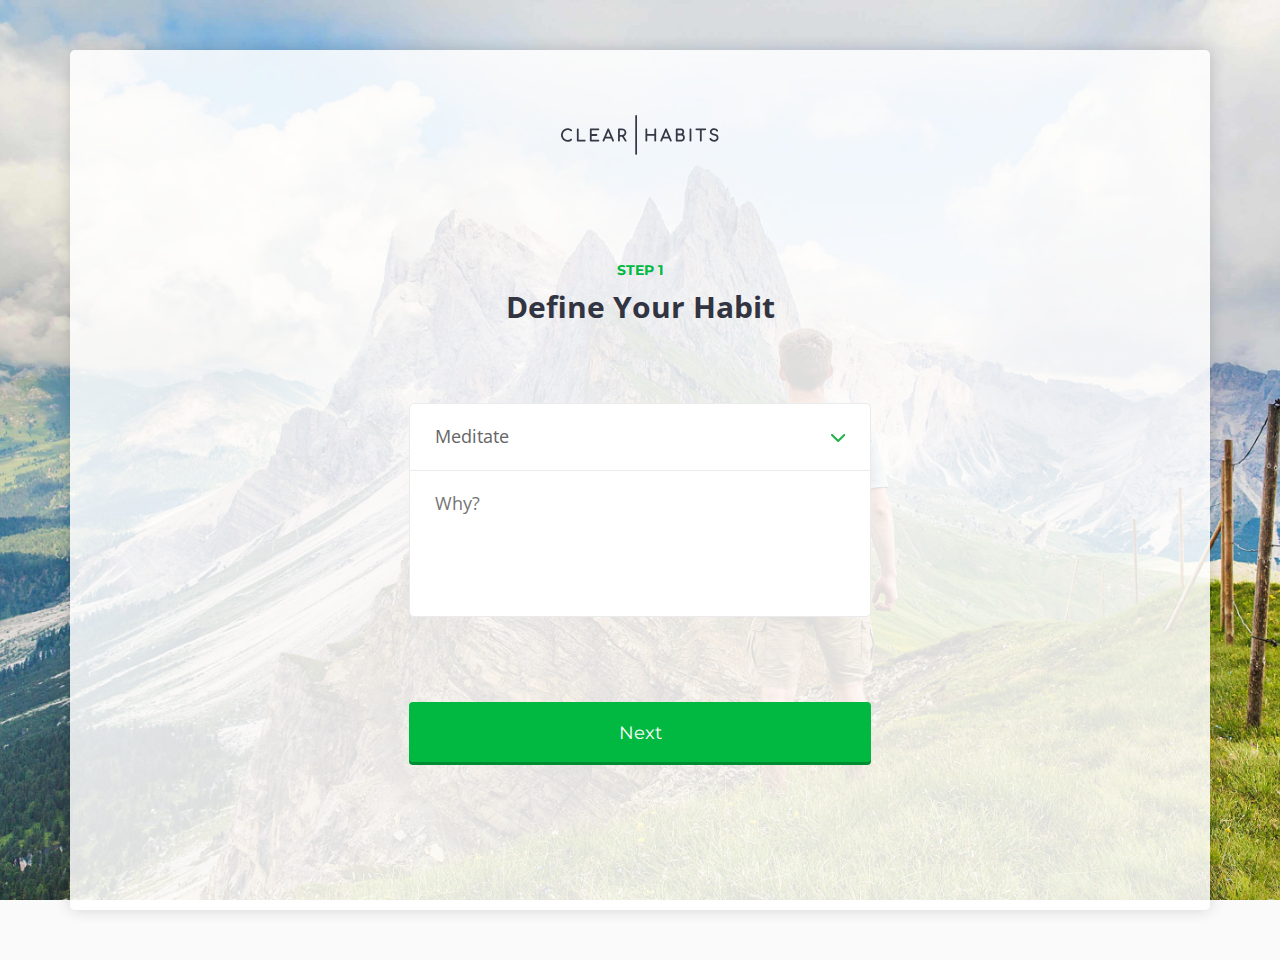
<file: step1.html>
<!doctype html>
<!--[if lt IE 7]>      <html class="no-js lt-ie9 lt-ie8 lt-ie7" lang=""> <![endif]-->
<!--[if IE 7]>         <html class="no-js lt-ie9 lt-ie8" lang=""> <![endif]-->
<!--[if IE 8]>         <html class="no-js lt-ie9" lang=""> <![endif]-->
<!--[if gt IE 8]><!--> <html class="no-js" lang=""> <!--<![endif]-->
    <head>
        <meta charset="utf-8">
        <meta http-equiv="X-UA-Compatible" content="IE=edge,chrome=1">
        <title></title>
        <meta name="description" content="">
        <meta name="viewport" content="width=device-width, initial-scale=1">
        <link rel='shortcut icon' type='image/x-icon' href='/favicon.ico' />
        <link rel="stylesheet" type="text/css" href="//fonts.googleapis.com/css?family=Open+Sans" />
        <link href="https://fonts.googleapis.com/css?family=Montserrat:500,700" rel="stylesheet">

        <link rel="stylesheet" href="css/bootstrap.css">
        <style>
            body {
                padding-top: 50px;
                padding-bottom: 50px;
            }
        </style>
        <link rel="stylesheet" href="css/main.css">

        <script src="js/vendor/modernizr-2.8.3-respond-1.4.2.min.js"></script>
    </head>
    <body>
        <!--[if lt IE 8]>
            <p class="browserupgrade">You are using an <strong>outdated</strong> browser. Please <a href="http://browsehappy.com/">upgrade your browser</a> to improve your experience.</p>
        <![endif]-->

    <!-- Main jumbotron for a primary marketing message or call to action -->
    <div class="container">

          <!-- Main component for a primary marketing message or call to action -->
          <div class="jumbotron">
            <div class="left-container full">
              <div class="wraper">
                <div class="logo">
                  <?xml version="1.0" encoding="utf-8"?>
                  <!-- Generator: Adobe Illustrator 16.0.4, SVG Export Plug-In . SVG Version: 6.00 Build 0)  -->
                  <!DOCTYPE svg PUBLIC "-//W3C//DTD SVG 1.1//EN" "http://www.w3.org/Graphics/SVG/1.1/DTD/svg11.dtd">
                  <svg version="1.1" id="Layer_1" xmlns="http://www.w3.org/2000/svg" xmlns:xlink="http://www.w3.org/1999/xlink" x="0px" y="0px"
                  	 width="157.499px" height="40px" viewBox="0 0 157.499 40" enable-background="new 0 0 157.499 40" xml:space="preserve">
                  <g>
                  	<g>
                  		<path fill="#363846" d="M10.984,15.05c-0.045-0.115-0.128-0.218-0.221-0.291l0.001-0.001c-0.005-0.004-0.011-0.004-0.015-0.004
                  			c-1.191-0.993-2.598-1.501-4.16-1.498c-1.191-0.002-2.31,0.31-3.32,0.925c-0.996,0.611-1.797,1.433-2.383,2.464
                  			C0.3,17.669-0.001,18.8,0,19.989c-0.001,1.206,0.301,2.333,0.891,3.355c0.592,1.042,1.402,1.868,2.406,2.476
                  			c1.008,0.609,2.121,0.922,3.293,0.922c0.879,0,1.679-0.123,2.379-0.357c0.7-0.25,1.312-0.625,1.808-1.127l0.022-0.02
                  			c0.146-0.182,0.221-0.408,0.218-0.605c0-0.128-0.027-0.26-0.071-0.371c-0.059-0.113-0.127-0.221-0.215-0.299
                  			c-0.082-0.078-0.181-0.156-0.293-0.189c-0.11-0.046-0.234-0.078-0.349-0.078c-0.174,0-0.354,0.07-0.491,0.157l-0.02,0.03
                  			c-0.859,0.704-1.836,1.043-2.988,1.048c-0.859-0.003-1.641-0.22-2.383-0.66c-0.739-0.457-1.312-1.044-1.747-1.808
                  			c-0.432-0.766-0.643-1.58-0.645-2.473c0.002-0.859,0.215-1.657,0.653-2.422c0.436-0.759,1.016-1.363,1.758-1.813
                  			c0.742-0.455,1.523-0.681,2.363-0.683c0.625,0,1.169,0.087,1.641,0.253c0.475,0.156,0.883,0.391,1.24,0.708l0.01,0.01
                  			c0.095,0.08,0.193,0.146,0.298,0.197c0.112,0.062,0.236,0.097,0.375,0.097c0.125,0,0.245-0.021,0.368-0.075
                  			c0.123-0.053,0.229-0.14,0.311-0.234h-0.001c0.148-0.162,0.231-0.391,0.231-0.617C11.062,15.292,11.043,15.167,10.984,15.05z
                  			 M24.344,25.101c-0.176-0.156-0.41-0.234-0.625-0.234H17.68V14.325c0.001-0.117-0.019-0.234-0.067-0.352
                  			c-0.046-0.109-0.11-0.212-0.197-0.29l-0.002-0.003c-0.081-0.086-0.18-0.153-0.296-0.197c-0.117-0.048-0.234-0.067-0.352-0.067
                  			c-0.111,0-0.229,0.022-0.333,0.072c-0.117,0.039-0.214,0.102-0.292,0.18c-0.088,0.085-0.159,0.188-0.211,0.305
                  			c-0.042,0.113-0.062,0.235-0.062,0.352v11.356c0,0.123,0.02,0.234,0.062,0.357c0.053,0.111,0.123,0.209,0.211,0.293
                  			c0.078,0.078,0.176,0.137,0.292,0.184c0.104,0.048,0.221,0.07,0.333,0.07h6.953c0.215,0,0.449-0.078,0.625-0.234
                  			c0.087-0.077,0.161-0.164,0.214-0.279c0.042-0.111,0.066-0.234,0.065-0.346c0.001-0.123-0.022-0.234-0.064-0.357
                  			C24.505,25.263,24.433,25.179,24.344,25.101z M37.357,15.228c0.117,0,0.24-0.021,0.346-0.064c0.117-0.053,0.215-0.117,0.293-0.201
                  			v-0.001c0.078-0.083,0.156-0.18,0.195-0.287c0.054-0.115,0.078-0.232,0.078-0.35s-0.022-0.241-0.075-0.353
                  			c-0.042-0.116-0.12-0.22-0.205-0.304v0c-0.085-0.078-0.183-0.141-0.286-0.18c-0.117-0.05-0.234-0.072-0.346-0.072H29.78
                  			c-0.115,0-0.235,0.02-0.345,0.067c-0.108,0.044-0.215,0.111-0.302,0.197l-0.002,0.003c-0.078,0.078-0.151,0.181-0.195,0.29
                  			c-0.039,0.117-0.062,0.234-0.062,0.352v11.356c0,0.116,0.022,0.234,0.062,0.347c0.044,0.108,0.117,0.2,0.195,0.289l0.002,0.004
                  			c0.087,0.086,0.193,0.149,0.302,0.196c0.109,0.049,0.23,0.068,0.345,0.068h7.577c0.112,0,0.229-0.022,0.346-0.07
                  			c0.103-0.047,0.201-0.105,0.286-0.182v-0.001c0.085-0.085,0.163-0.183,0.205-0.294c0.053-0.123,0.075-0.234,0.075-0.357
                  			c0-0.111-0.025-0.236-0.078-0.346c-0.04-0.123-0.117-0.214-0.195-0.297c-0.078-0.085-0.176-0.148-0.293-0.202
                  			c-0.106-0.048-0.229-0.065-0.346-0.063h-6.663v-3.857h4.774c0.119,0,0.242-0.024,0.358-0.078c0.112-0.033,0.216-0.115,0.294-0.193
                  			c0.164-0.173,0.254-0.42,0.254-0.655c0-0.117-0.02-0.234-0.061-0.348c-0.047-0.108-0.115-0.213-0.196-0.294h-0.004
                  			c-0.169-0.179-0.418-0.268-0.646-0.26h-4.774v-3.859H37.357z M52.916,25.29l-4.791-11.278c-0.07-0.163-0.176-0.317-0.33-0.43
                  			c-0.152-0.117-0.346-0.17-0.527-0.167c-0.185-0.003-0.381,0.05-0.541,0.167c-0.151,0.113-0.254,0.27-0.312,0.43h-0.001
                  			L41.634,25.29l0.004,0.007c-0.053,0.121-0.087,0.258-0.087,0.384c0,0.217,0.089,0.449,0.234,0.62
                  			c0.09,0.083,0.195,0.161,0.312,0.211c0.117,0.054,0.247,0.073,0.367,0.073c0.173,0,0.355-0.045,0.515-0.156
                  			c0.153-0.097,0.266-0.25,0.327-0.412l0.002,0.002l1.053-2.525h5.826l1.054,2.525l0,0.002c0.072,0.162,0.176,0.311,0.329,0.408
                  			c0.156,0.111,0.345,0.156,0.515,0.156c0.116,0,0.24-0.025,0.344-0.077c0.117-0.046,0.215-0.117,0.293-0.202
                  			c0.082-0.078,0.156-0.168,0.199-0.274c0.053-0.116,0.075-0.228,0.075-0.351c0-0.133-0.033-0.268-0.084-0.385L52.916,25.29z
                  			 M45.086,21.774l2.184-5.24l2.191,5.24H45.086z M65.34,25.192l-2.422-3.876c0.645-0.277,1.196-0.687,1.621-1.242
                  			c0.539-0.701,0.806-1.547,0.801-2.488c0.003-0.797-0.18-1.521-0.563-2.165v0c-0.374-0.629-0.902-1.136-1.567-1.488
                  			c-0.667-0.352-1.424-0.52-2.241-0.519H57.96c-0.109,0-0.224,0.016-0.335,0.059c-0.113,0.042-0.215,0.108-0.297,0.187h-0.001
                  			c-0.092,0.083-0.166,0.195-0.209,0.312c-0.041,0.115-0.059,0.235-0.059,0.352v11.356c-0.006,0.232,0.085,0.469,0.254,0.636
                  			c0.086,0.089,0.194,0.153,0.304,0.2c0.109,0.049,0.229,0.068,0.344,0.068c0.117,0,0.24-0.018,0.354-0.066
                  			c0.115-0.047,0.229-0.115,0.307-0.213c0.084-0.078,0.152-0.188,0.193-0.293c0.041-0.106,0.058-0.22,0.058-0.332v-3.984h2.142
                  			l2.768,4.426l-0.001-0.001c0.074,0.121,0.172,0.231,0.306,0.324l-0.001,0.001c0.002,0.002,0.004,0.002,0.004,0.004
                  			c0,0,0,0.001,0,0.002c0.156,0.095,0.332,0.133,0.488,0.133c0.215,0,0.437-0.045,0.639-0.176c0.095-0.059,0.182-0.164,0.24-0.271
                  			c0.056-0.11,0.078-0.236,0.078-0.349c-0.003-0.22-0.083-0.398-0.185-0.577L65.34,25.192z M62.312,19.588
                  			c-0.379,0.197-0.82,0.302-1.345,0.302h-2.095v-4.663h2.095c0.524,0.001,0.959,0.11,1.345,0.308
                  			c0.39,0.201,0.677,0.469,0.898,0.832l-0.001-0.001c0.214,0.358,0.314,0.754,0.317,1.22c-0.003,0.449-0.103,0.839-0.315,1.19
                  			v-0.002C62.992,19.128,62.703,19.388,62.312,19.588z M65.219,26.409c0,0-0.001,0-0.002,0c0,0-0.001,0.002-0.002,0.002
                  			L65.219,26.409z M94.896,13.67l-0.005-0.006c-0.083-0.075-0.187-0.137-0.297-0.176c-0.102-0.05-0.22-0.072-0.332-0.072
                  			c-0.114,0-0.235,0.02-0.345,0.067c-0.111,0.044-0.229,0.111-0.307,0.2V13.68c-0.078,0.082-0.156,0.182-0.195,0.293
                  			c-0.039,0.117-0.068,0.234-0.068,0.352v4.763h-7.08v-4.763c0-0.117-0.021-0.234-0.068-0.352c-0.049-0.11-0.111-0.212-0.199-0.29
                  			l-0.006-0.003c-0.078-0.085-0.176-0.153-0.285-0.197c-0.107-0.048-0.229-0.067-0.344-0.067c-0.23-0.006-0.486,0.089-0.66,0.268
                  			c-0.156,0.159-0.26,0.407-0.252,0.642v11.356c-0.008,0.23,0.096,0.469,0.252,0.636c0.174,0.185,0.43,0.269,0.66,0.269
                  			c0.115,0,0.236-0.02,0.344-0.068c0.109-0.048,0.207-0.111,0.285-0.196l0.006-0.003c0.088-0.09,0.15-0.182,0.199-0.29
                  			c0.048-0.112,0.068-0.23,0.068-0.347v-4.877h7.08v4.877c0,0.116,0.029,0.234,0.068,0.347c0.039,0.11,0.117,0.2,0.195,0.29
                  			c0.078,0.089,0.195,0.152,0.307,0.199c0.109,0.049,0.23,0.068,0.345,0.068c0.112,0,0.23-0.022,0.332-0.07
                  			c0.11-0.047,0.214-0.104,0.297-0.179l0.005-0.007c0.082-0.084,0.16-0.18,0.199-0.291c0.039-0.123,0.078-0.234,0.078-0.357V14.325
                  			c0-0.117-0.039-0.241-0.078-0.353C95.056,13.856,94.978,13.755,94.896,13.67z M110.681,25.29l-4.794-11.278h-0.001
                  			c-0.065-0.165-0.166-0.317-0.322-0.43c-0.156-0.117-0.352-0.17-0.533-0.167c-0.171-0.003-0.367,0.05-0.526,0.167
                  			c-0.152,0.111-0.269,0.269-0.328,0.43h-0.003L99.397,25.29l0.002,0.007c-0.047,0.116-0.086,0.25-0.086,0.384
                  			c0,0.221,0.09,0.451,0.234,0.62c0.088,0.083,0.195,0.161,0.312,0.211c0.117,0.054,0.245,0.073,0.366,0.073
                  			c0.181,0,0.367-0.045,0.528-0.156c0.152-0.098,0.252-0.252,0.316-0.412v0.002l1.055-2.525h5.82l1.055,2.525v0.002
                  			c0.078,0.159,0.19,0.309,0.344,0.408c0.154,0.111,0.334,0.156,0.516,0.156c0.117,0,0.234-0.025,0.347-0.077
                  			c0.106-0.046,0.2-0.117,0.278-0.202c0.078-0.078,0.156-0.17,0.195-0.275c0.055-0.115,0.078-0.227,0.078-0.35
                  			c0-0.126-0.032-0.264-0.078-0.385V25.29z M102.852,21.774l2.181-5.24l2.202,5.24H102.852z M123.142,20.3
                  			c-0.293-0.39-0.661-0.702-1.102-0.933c0.242-0.199,0.471-0.441,0.647-0.713l0.001-0.001c0.37-0.539,0.547-1.164,0.545-1.828
                  			c0.002-0.641-0.17-1.238-0.496-1.758c-0.335-0.517-0.787-0.928-1.348-1.213c-0.55-0.288-1.162-0.439-1.8-0.438h-3.87
                  			c-0.216-0.006-0.469,0.083-0.625,0.245c-0.095,0.084-0.164,0.195-0.211,0.312c-0.048,0.117-0.062,0.234-0.062,0.352v11.356
                  			c0,0.123,0.023,0.262,0.078,0.391c0.064,0.123,0.156,0.234,0.273,0.312c0.195,0.154,0.453,0.201,0.703,0.201h3.948
                  			c0.754,0,1.454-0.164,2.067-0.514c0.625-0.344,1.127-0.814,1.471-1.438c0.349-0.599,0.524-1.297,0.524-2.062
                  			C123.887,21.696,123.652,20.915,123.142,20.3L123.142,20.3z M116.636,15.228h2.954c0.309,0,0.562,0.04,0.781,0.112
                  			c0.234,0.078,0.422,0.179,0.583,0.318c0.156,0.137,0.276,0.29,0.354,0.485c0.078,0.184,0.114,0.407,0.114,0.681
                  			c0,0.289-0.04,0.53-0.125,0.742c-0.087,0.212-0.208,0.391-0.38,0.552c-0.156,0.17-0.354,0.291-0.57,0.369
                  			c-0.211,0.078-0.469,0.123-0.758,0.123h-2.954V15.228z M121.777,23.71L121.777,23.71c-0.198,0.33-0.444,0.584-0.781,0.771
                  			c-0.345,0.184-0.719,0.289-1.172,0.291h-3.188v-4.347h3.188c0.456,0.001,0.833,0.1,1.172,0.278
                  			c0.343,0.18,0.583,0.433,0.781,0.758c0.192,0.323,0.288,0.686,0.289,1.109C122.065,23.015,121.97,23.382,121.777,23.71z
                  			 M130.16,13.683l-0.001-0.003c-0.088-0.085-0.183-0.153-0.299-0.197c-0.118-0.048-0.234-0.067-0.353-0.067
                  			c-0.116,0-0.234,0.02-0.351,0.067c-0.111,0.044-0.205,0.111-0.293,0.2c-0.088,0.078-0.15,0.18-0.197,0.29
                  			c-0.049,0.117-0.057,0.234-0.057,0.352v11.356c0,0.116,0.008,0.234,0.057,0.347c0.047,0.108,0.109,0.2,0.197,0.29
                  			c0.088,0.089,0.182,0.152,0.293,0.199c0.116,0.049,0.234,0.068,0.351,0.068c0.118,0,0.234-0.02,0.353-0.068
                  			c0.116-0.048,0.211-0.111,0.299-0.196l0.001-0.003c0.089-0.09,0.152-0.182,0.198-0.29c0.048-0.112,0.055-0.23,0.055-0.347V14.325
                  			c0-0.117-0.007-0.234-0.055-0.352C130.312,13.864,130.249,13.761,130.16,13.683z M144.898,13.661
                  			c-0.078-0.078-0.181-0.146-0.28-0.187c-0.11-0.042-0.227-0.059-0.337-0.059h-8.914c-0.109,0-0.218,0.016-0.317,0.059
                  			c-0.111,0.041-0.215,0.108-0.296,0.187h-0.003c-0.083,0.078-0.139,0.179-0.181,0.291c-0.043,0.1-0.062,0.217-0.062,0.325
                  			c0,0.11,0.02,0.224,0.062,0.322c0.042,0.115,0.094,0.218,0.18,0.296h0.003c0.082,0.078,0.186,0.143,0.297,0.184
                  			c0.1,0.042,0.208,0.058,0.317,0.058h3.556v10.544c0,0.116,0.016,0.234,0.064,0.347c0.047,0.108,0.111,0.2,0.201,0.29
                  			c0.085,0.089,0.18,0.152,0.288,0.199c0.109,0.049,0.228,0.068,0.344,0.068c0.118,0,0.234-0.02,0.353-0.069
                  			c0.116-0.047,0.221-0.109,0.307-0.195l0.002-0.004c0.16-0.167,0.261-0.403,0.253-0.636V15.136h3.547
                  			c0.11,0,0.227-0.016,0.337-0.058c0.1-0.042,0.202-0.106,0.28-0.184s0.156-0.182,0.196-0.296c0.038-0.1,0.049-0.212,0.049-0.322
                  			c0-0.107-0.011-0.222-0.049-0.323C145.055,13.84,144.977,13.739,144.898,13.661z M139.188,26.32c0,0,0.002,0,0.002,0.001
                  			l-0.003-0.004C139.188,26.317,139.188,26.317,139.188,26.32z M157.242,21.301c-0.18-0.457-0.44-0.851-0.784-1.189
                  			c-0.707-0.685-1.758-1.104-3.133-1.333c-0.965-0.159-1.646-0.432-2.031-0.759c-0.205-0.165-0.34-0.337-0.431-0.53
                  			c-0.098-0.177-0.144-0.379-0.144-0.614c0-0.301,0.055-0.558,0.156-0.763c0.078-0.208,0.229-0.385,0.424-0.543
                  			c0.193-0.157,0.432-0.283,0.708-0.362c0.309-0.086,0.653-0.136,1.056-0.136c0.533,0,0.976,0.105,1.362,0.296
                  			c0.372,0.193,0.698,0.481,0.974,0.887v0c0.086,0.125,0.202,0.242,0.339,0.32c0.138,0.078,0.294,0.107,0.45,0.106
                  			c0.124-0.004,0.242-0.012,0.391-0.079v0.001c0.135-0.067,0.27-0.168,0.351-0.302c0,0,0-0.003,0-0.004
                  			c0-0.002,0.007-0.003,0.007-0.005v0c0.104-0.131,0.149-0.303,0.149-0.473c0-0.16-0.038-0.323-0.116-0.471v-0.004
                  			c-0.353-0.589-0.899-1.075-1.58-1.476c-0.707-0.402-1.496-0.612-2.326-0.611c-0.781,0-1.5,0.14-2.129,0.427
                  			c-0.625,0.289-1.134,0.703-1.492,1.246c-0.363,0.534-0.532,1.172-0.531,1.853c-0.001,0.478,0.09,0.941,0.284,1.357
                  			c0.196,0.427,0.485,0.795,0.859,1.13c0.743,0.664,1.759,1.071,2.969,1.25c0.952,0.126,1.614,0.403,2.031,0.787
                  			c0.22,0.201,0.368,0.417,0.469,0.655c0.109,0.237,0.156,0.495,0.156,0.796c0,0.381-0.054,0.688-0.156,0.939
                  			c-0.116,0.266-0.267,0.472-0.469,0.656c-0.216,0.193-0.469,0.323-0.781,0.436c-0.298,0.08-0.663,0.142-1.067,0.142
                  			c-0.732-0.001-1.346-0.142-1.823-0.382v-0.001c-0.507-0.272-0.852-0.597-1.094-1.054c-0.078-0.145-0.18-0.268-0.321-0.377
                  			c-0.152-0.092-0.342-0.14-0.512-0.139c-0.113,0-0.229,0.014-0.339,0.047c-0.116,0.045-0.234,0.116-0.312,0.201
                  			c-0.079,0.078-0.156,0.168-0.2,0.274c-0.054,0.116-0.072,0.228-0.072,0.351c0,0.142,0.038,0.268,0.086,0.391h0.003
                  			c0.397,0.781,1.005,1.406,1.8,1.83c0.806,0.455,1.743,0.67,2.785,0.67c0.817,0,1.562-0.156,2.201-0.469
                  			c0.663-0.312,1.182-0.781,1.55-1.401c0.363-0.599,0.542-1.321,0.542-2.114C157.499,22.241,157.41,21.741,157.242,21.301z
                  			 M75.145,0c-0.481,0-0.87,0.389-0.87,0.871v38.248c0,0.492,0.389,0.882,0.87,0.882c0.483,0,0.872-0.39,0.872-0.882V0.871
                  			C76.017,0.389,75.628,0,75.145,0z"/>
                  	</g>
                  </g>
                  </svg>
                </div>
                <div class="left-container-content">
                  <small>step 1</small>
                  <h1>Define Your Habit</h1>

                  <form>
                    <div class="form-container">
                      <div class="selector">
                        <?xml version="1.0" encoding="utf-8"?>
                        <!-- Generator: Adobe Illustrator 16.0.4, SVG Export Plug-In . SVG Version: 6.00 Build 0)  -->
                        <!DOCTYPE svg PUBLIC "-//W3C//DTD SVG 1.1//EN" "http://www.w3.org/Graphics/SVG/1.1/DTD/svg11.dtd">
                        <svg version="1.1" id="Layer_1" xmlns="http://www.w3.org/2000/svg" xmlns:xlink="http://www.w3.org/1999/xlink" x="0px" y="0px"
                        	 width="14.354px" height="7.982px" viewBox="0 0 14.354 7.982" enable-background="new 0 0 14.354 7.982" xml:space="preserve">
                        <path fill-rule="evenodd" clip-rule="evenodd" fill="#24B34B" d="M1.804,0.348l5.372,5.228l5.442-5.296v0
                        	C12.803,0.106,13.053,0,13.33,0c0.565,0,1.024,0.447,1.024,0.998c0,0.269-0.109,0.513-0.287,0.692v0L7.916,7.677V7.676
                        	C7.729,7.865,7.468,7.982,7.178,7.982c-0.001,0-0.001,0-0.002,0s-0.002,0-0.003,0c-0.289,0-0.551-0.117-0.737-0.306v0.001
                        	L0.283,1.69l0.003-0.002C0.109,1.509,0,1.266,0,0.998C0,0.447,0.46,0,1.025,0C1.337,0,1.615,0.135,1.804,0.348z"/>
                        </svg>
                      </div>

                    <select>
                      <option value="volvo">Meditate</option>
                      <option value="saab">Exercise</option>
                      <option value="mercedes">Read</option>
                      <option value="audi">Journal</option>
                    </select>

                    <textarea name="name" rows="8" cols="80" placeholder="Why?"></textarea>
                    </div>
                    <a class="btn btn-default full-btn special-button" href="step2.html" role="button">Next</a>
                    <!-- <button type="submit" name="button" class="btn btn-default">Next</button> -->
                  </form>

                </div>
              </div>

            </div>
          </div>

    </div>

        <script>window.jQuery || document.write('<script src="js/vendor/jquery-1.11.2.min.js"><\/script>')</script>

        <script src="js/vendor/bootstrap.min.js"></script>

        <script src="js/main.js"></script>

        <!-- Google Analytics: change UA-XXXXX-X to be your site's ID. -->
        <script>
            (function(b,o,i,l,e,r){b.GoogleAnalyticsObject=l;b[l]||(b[l]=
            function(){(b[l].q=b[l].q||[]).push(arguments)});b[l].l=+new Date;
            e=o.createElement(i);r=o.getElementsByTagName(i)[0];
            e.src='//www.google-analytics.com/analytics.js';
            r.parentNode.insertBefore(e,r)}(window,document,'script','ga'));
            ga('create','UA-XXXXX-X','auto');ga('send','pageview');
        </script>
    </body>
</html>
</file>
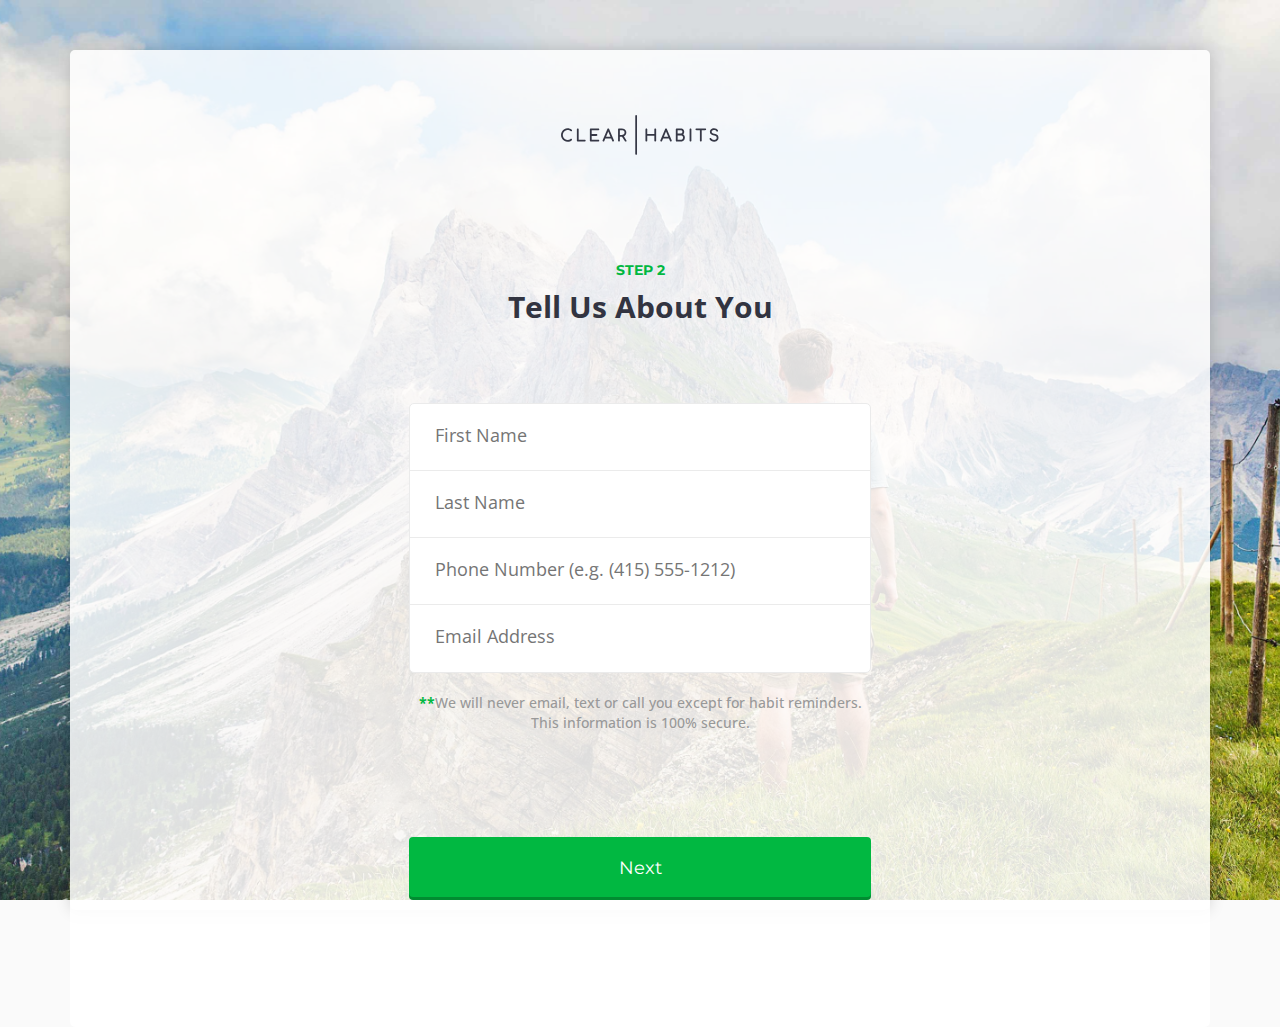
<file: step2.html>
<!doctype html>
<!--[if lt IE 7]>      <html class="no-js lt-ie9 lt-ie8 lt-ie7" lang=""> <![endif]-->
<!--[if IE 7]>         <html class="no-js lt-ie9 lt-ie8" lang=""> <![endif]-->
<!--[if IE 8]>         <html class="no-js lt-ie9" lang=""> <![endif]-->
<!--[if gt IE 8]><!--> <html class="no-js" lang=""> <!--<![endif]-->
    <head>
        <meta charset="utf-8">
        <meta http-equiv="X-UA-Compatible" content="IE=edge,chrome=1">
        <title></title>
        <meta name="description" content="">
        <meta name="viewport" content="width=device-width, initial-scale=1">
        <link rel='shortcut icon' type='image/x-icon' href='/favicon.ico' />
        <link rel="stylesheet" type="text/css" href="//fonts.googleapis.com/css?family=Open+Sans" />
        <link href="https://fonts.googleapis.com/css?family=Montserrat:500,700" rel="stylesheet">

        <link rel="stylesheet" href="css/bootstrap.css">
        <style>
            body {
                padding-top: 50px;
                padding-bottom: 50px;
            }
        </style>
        <link rel="stylesheet" href="css/main.css">

        <script src="js/vendor/modernizr-2.8.3-respond-1.4.2.min.js"></script>
    </head>
    <body>
        <!--[if lt IE 8]>
            <p class="browserupgrade">You are using an <strong>outdated</strong> browser. Please <a href="http://browsehappy.com/">upgrade your browser</a> to improve your experience.</p>
        <![endif]-->

    <!-- Main jumbotron for a primary marketing message or call to action -->
    <div class="container">

          <!-- Main component for a primary marketing message or call to action -->
          <div class="jumbotron">
            <div class="left-container full">
              <div class="wraper">
                <div class="logo">
                  <?xml version="1.0" encoding="utf-8"?>
                  <!-- Generator: Adobe Illustrator 16.0.4, SVG Export Plug-In . SVG Version: 6.00 Build 0)  -->
                  <!DOCTYPE svg PUBLIC "-//W3C//DTD SVG 1.1//EN" "http://www.w3.org/Graphics/SVG/1.1/DTD/svg11.dtd">
                  <svg version="1.1" id="Layer_1" xmlns="http://www.w3.org/2000/svg" xmlns:xlink="http://www.w3.org/1999/xlink" x="0px" y="0px"
                  	 width="157.499px" height="40px" viewBox="0 0 157.499 40" enable-background="new 0 0 157.499 40" xml:space="preserve">
                  <g>
                  	<g>
                  		<path fill="#363846" d="M10.984,15.05c-0.045-0.115-0.128-0.218-0.221-0.291l0.001-0.001c-0.005-0.004-0.011-0.004-0.015-0.004
                  			c-1.191-0.993-2.598-1.501-4.16-1.498c-1.191-0.002-2.31,0.31-3.32,0.925c-0.996,0.611-1.797,1.433-2.383,2.464
                  			C0.3,17.669-0.001,18.8,0,19.989c-0.001,1.206,0.301,2.333,0.891,3.355c0.592,1.042,1.402,1.868,2.406,2.476
                  			c1.008,0.609,2.121,0.922,3.293,0.922c0.879,0,1.679-0.123,2.379-0.357c0.7-0.25,1.312-0.625,1.808-1.127l0.022-0.02
                  			c0.146-0.182,0.221-0.408,0.218-0.605c0-0.128-0.027-0.26-0.071-0.371c-0.059-0.113-0.127-0.221-0.215-0.299
                  			c-0.082-0.078-0.181-0.156-0.293-0.189c-0.11-0.046-0.234-0.078-0.349-0.078c-0.174,0-0.354,0.07-0.491,0.157l-0.02,0.03
                  			c-0.859,0.704-1.836,1.043-2.988,1.048c-0.859-0.003-1.641-0.22-2.383-0.66c-0.739-0.457-1.312-1.044-1.747-1.808
                  			c-0.432-0.766-0.643-1.58-0.645-2.473c0.002-0.859,0.215-1.657,0.653-2.422c0.436-0.759,1.016-1.363,1.758-1.813
                  			c0.742-0.455,1.523-0.681,2.363-0.683c0.625,0,1.169,0.087,1.641,0.253c0.475,0.156,0.883,0.391,1.24,0.708l0.01,0.01
                  			c0.095,0.08,0.193,0.146,0.298,0.197c0.112,0.062,0.236,0.097,0.375,0.097c0.125,0,0.245-0.021,0.368-0.075
                  			c0.123-0.053,0.229-0.14,0.311-0.234h-0.001c0.148-0.162,0.231-0.391,0.231-0.617C11.062,15.292,11.043,15.167,10.984,15.05z
                  			 M24.344,25.101c-0.176-0.156-0.41-0.234-0.625-0.234H17.68V14.325c0.001-0.117-0.019-0.234-0.067-0.352
                  			c-0.046-0.109-0.11-0.212-0.197-0.29l-0.002-0.003c-0.081-0.086-0.18-0.153-0.296-0.197c-0.117-0.048-0.234-0.067-0.352-0.067
                  			c-0.111,0-0.229,0.022-0.333,0.072c-0.117,0.039-0.214,0.102-0.292,0.18c-0.088,0.085-0.159,0.188-0.211,0.305
                  			c-0.042,0.113-0.062,0.235-0.062,0.352v11.356c0,0.123,0.02,0.234,0.062,0.357c0.053,0.111,0.123,0.209,0.211,0.293
                  			c0.078,0.078,0.176,0.137,0.292,0.184c0.104,0.048,0.221,0.07,0.333,0.07h6.953c0.215,0,0.449-0.078,0.625-0.234
                  			c0.087-0.077,0.161-0.164,0.214-0.279c0.042-0.111,0.066-0.234,0.065-0.346c0.001-0.123-0.022-0.234-0.064-0.357
                  			C24.505,25.263,24.433,25.179,24.344,25.101z M37.357,15.228c0.117,0,0.24-0.021,0.346-0.064c0.117-0.053,0.215-0.117,0.293-0.201
                  			v-0.001c0.078-0.083,0.156-0.18,0.195-0.287c0.054-0.115,0.078-0.232,0.078-0.35s-0.022-0.241-0.075-0.353
                  			c-0.042-0.116-0.12-0.22-0.205-0.304v0c-0.085-0.078-0.183-0.141-0.286-0.18c-0.117-0.05-0.234-0.072-0.346-0.072H29.78
                  			c-0.115,0-0.235,0.02-0.345,0.067c-0.108,0.044-0.215,0.111-0.302,0.197l-0.002,0.003c-0.078,0.078-0.151,0.181-0.195,0.29
                  			c-0.039,0.117-0.062,0.234-0.062,0.352v11.356c0,0.116,0.022,0.234,0.062,0.347c0.044,0.108,0.117,0.2,0.195,0.289l0.002,0.004
                  			c0.087,0.086,0.193,0.149,0.302,0.196c0.109,0.049,0.23,0.068,0.345,0.068h7.577c0.112,0,0.229-0.022,0.346-0.07
                  			c0.103-0.047,0.201-0.105,0.286-0.182v-0.001c0.085-0.085,0.163-0.183,0.205-0.294c0.053-0.123,0.075-0.234,0.075-0.357
                  			c0-0.111-0.025-0.236-0.078-0.346c-0.04-0.123-0.117-0.214-0.195-0.297c-0.078-0.085-0.176-0.148-0.293-0.202
                  			c-0.106-0.048-0.229-0.065-0.346-0.063h-6.663v-3.857h4.774c0.119,0,0.242-0.024,0.358-0.078c0.112-0.033,0.216-0.115,0.294-0.193
                  			c0.164-0.173,0.254-0.42,0.254-0.655c0-0.117-0.02-0.234-0.061-0.348c-0.047-0.108-0.115-0.213-0.196-0.294h-0.004
                  			c-0.169-0.179-0.418-0.268-0.646-0.26h-4.774v-3.859H37.357z M52.916,25.29l-4.791-11.278c-0.07-0.163-0.176-0.317-0.33-0.43
                  			c-0.152-0.117-0.346-0.17-0.527-0.167c-0.185-0.003-0.381,0.05-0.541,0.167c-0.151,0.113-0.254,0.27-0.312,0.43h-0.001
                  			L41.634,25.29l0.004,0.007c-0.053,0.121-0.087,0.258-0.087,0.384c0,0.217,0.089,0.449,0.234,0.62
                  			c0.09,0.083,0.195,0.161,0.312,0.211c0.117,0.054,0.247,0.073,0.367,0.073c0.173,0,0.355-0.045,0.515-0.156
                  			c0.153-0.097,0.266-0.25,0.327-0.412l0.002,0.002l1.053-2.525h5.826l1.054,2.525l0,0.002c0.072,0.162,0.176,0.311,0.329,0.408
                  			c0.156,0.111,0.345,0.156,0.515,0.156c0.116,0,0.24-0.025,0.344-0.077c0.117-0.046,0.215-0.117,0.293-0.202
                  			c0.082-0.078,0.156-0.168,0.199-0.274c0.053-0.116,0.075-0.228,0.075-0.351c0-0.133-0.033-0.268-0.084-0.385L52.916,25.29z
                  			 M45.086,21.774l2.184-5.24l2.191,5.24H45.086z M65.34,25.192l-2.422-3.876c0.645-0.277,1.196-0.687,1.621-1.242
                  			c0.539-0.701,0.806-1.547,0.801-2.488c0.003-0.797-0.18-1.521-0.563-2.165v0c-0.374-0.629-0.902-1.136-1.567-1.488
                  			c-0.667-0.352-1.424-0.52-2.241-0.519H57.96c-0.109,0-0.224,0.016-0.335,0.059c-0.113,0.042-0.215,0.108-0.297,0.187h-0.001
                  			c-0.092,0.083-0.166,0.195-0.209,0.312c-0.041,0.115-0.059,0.235-0.059,0.352v11.356c-0.006,0.232,0.085,0.469,0.254,0.636
                  			c0.086,0.089,0.194,0.153,0.304,0.2c0.109,0.049,0.229,0.068,0.344,0.068c0.117,0,0.24-0.018,0.354-0.066
                  			c0.115-0.047,0.229-0.115,0.307-0.213c0.084-0.078,0.152-0.188,0.193-0.293c0.041-0.106,0.058-0.22,0.058-0.332v-3.984h2.142
                  			l2.768,4.426l-0.001-0.001c0.074,0.121,0.172,0.231,0.306,0.324l-0.001,0.001c0.002,0.002,0.004,0.002,0.004,0.004
                  			c0,0,0,0.001,0,0.002c0.156,0.095,0.332,0.133,0.488,0.133c0.215,0,0.437-0.045,0.639-0.176c0.095-0.059,0.182-0.164,0.24-0.271
                  			c0.056-0.11,0.078-0.236,0.078-0.349c-0.003-0.22-0.083-0.398-0.185-0.577L65.34,25.192z M62.312,19.588
                  			c-0.379,0.197-0.82,0.302-1.345,0.302h-2.095v-4.663h2.095c0.524,0.001,0.959,0.11,1.345,0.308
                  			c0.39,0.201,0.677,0.469,0.898,0.832l-0.001-0.001c0.214,0.358,0.314,0.754,0.317,1.22c-0.003,0.449-0.103,0.839-0.315,1.19
                  			v-0.002C62.992,19.128,62.703,19.388,62.312,19.588z M65.219,26.409c0,0-0.001,0-0.002,0c0,0-0.001,0.002-0.002,0.002
                  			L65.219,26.409z M94.896,13.67l-0.005-0.006c-0.083-0.075-0.187-0.137-0.297-0.176c-0.102-0.05-0.22-0.072-0.332-0.072
                  			c-0.114,0-0.235,0.02-0.345,0.067c-0.111,0.044-0.229,0.111-0.307,0.2V13.68c-0.078,0.082-0.156,0.182-0.195,0.293
                  			c-0.039,0.117-0.068,0.234-0.068,0.352v4.763h-7.08v-4.763c0-0.117-0.021-0.234-0.068-0.352c-0.049-0.11-0.111-0.212-0.199-0.29
                  			l-0.006-0.003c-0.078-0.085-0.176-0.153-0.285-0.197c-0.107-0.048-0.229-0.067-0.344-0.067c-0.23-0.006-0.486,0.089-0.66,0.268
                  			c-0.156,0.159-0.26,0.407-0.252,0.642v11.356c-0.008,0.23,0.096,0.469,0.252,0.636c0.174,0.185,0.43,0.269,0.66,0.269
                  			c0.115,0,0.236-0.02,0.344-0.068c0.109-0.048,0.207-0.111,0.285-0.196l0.006-0.003c0.088-0.09,0.15-0.182,0.199-0.29
                  			c0.048-0.112,0.068-0.23,0.068-0.347v-4.877h7.08v4.877c0,0.116,0.029,0.234,0.068,0.347c0.039,0.11,0.117,0.2,0.195,0.29
                  			c0.078,0.089,0.195,0.152,0.307,0.199c0.109,0.049,0.23,0.068,0.345,0.068c0.112,0,0.23-0.022,0.332-0.07
                  			c0.11-0.047,0.214-0.104,0.297-0.179l0.005-0.007c0.082-0.084,0.16-0.18,0.199-0.291c0.039-0.123,0.078-0.234,0.078-0.357V14.325
                  			c0-0.117-0.039-0.241-0.078-0.353C95.056,13.856,94.978,13.755,94.896,13.67z M110.681,25.29l-4.794-11.278h-0.001
                  			c-0.065-0.165-0.166-0.317-0.322-0.43c-0.156-0.117-0.352-0.17-0.533-0.167c-0.171-0.003-0.367,0.05-0.526,0.167
                  			c-0.152,0.111-0.269,0.269-0.328,0.43h-0.003L99.397,25.29l0.002,0.007c-0.047,0.116-0.086,0.25-0.086,0.384
                  			c0,0.221,0.09,0.451,0.234,0.62c0.088,0.083,0.195,0.161,0.312,0.211c0.117,0.054,0.245,0.073,0.366,0.073
                  			c0.181,0,0.367-0.045,0.528-0.156c0.152-0.098,0.252-0.252,0.316-0.412v0.002l1.055-2.525h5.82l1.055,2.525v0.002
                  			c0.078,0.159,0.19,0.309,0.344,0.408c0.154,0.111,0.334,0.156,0.516,0.156c0.117,0,0.234-0.025,0.347-0.077
                  			c0.106-0.046,0.2-0.117,0.278-0.202c0.078-0.078,0.156-0.17,0.195-0.275c0.055-0.115,0.078-0.227,0.078-0.35
                  			c0-0.126-0.032-0.264-0.078-0.385V25.29z M102.852,21.774l2.181-5.24l2.202,5.24H102.852z M123.142,20.3
                  			c-0.293-0.39-0.661-0.702-1.102-0.933c0.242-0.199,0.471-0.441,0.647-0.713l0.001-0.001c0.37-0.539,0.547-1.164,0.545-1.828
                  			c0.002-0.641-0.17-1.238-0.496-1.758c-0.335-0.517-0.787-0.928-1.348-1.213c-0.55-0.288-1.162-0.439-1.8-0.438h-3.87
                  			c-0.216-0.006-0.469,0.083-0.625,0.245c-0.095,0.084-0.164,0.195-0.211,0.312c-0.048,0.117-0.062,0.234-0.062,0.352v11.356
                  			c0,0.123,0.023,0.262,0.078,0.391c0.064,0.123,0.156,0.234,0.273,0.312c0.195,0.154,0.453,0.201,0.703,0.201h3.948
                  			c0.754,0,1.454-0.164,2.067-0.514c0.625-0.344,1.127-0.814,1.471-1.438c0.349-0.599,0.524-1.297,0.524-2.062
                  			C123.887,21.696,123.652,20.915,123.142,20.3L123.142,20.3z M116.636,15.228h2.954c0.309,0,0.562,0.04,0.781,0.112
                  			c0.234,0.078,0.422,0.179,0.583,0.318c0.156,0.137,0.276,0.29,0.354,0.485c0.078,0.184,0.114,0.407,0.114,0.681
                  			c0,0.289-0.04,0.53-0.125,0.742c-0.087,0.212-0.208,0.391-0.38,0.552c-0.156,0.17-0.354,0.291-0.57,0.369
                  			c-0.211,0.078-0.469,0.123-0.758,0.123h-2.954V15.228z M121.777,23.71L121.777,23.71c-0.198,0.33-0.444,0.584-0.781,0.771
                  			c-0.345,0.184-0.719,0.289-1.172,0.291h-3.188v-4.347h3.188c0.456,0.001,0.833,0.1,1.172,0.278
                  			c0.343,0.18,0.583,0.433,0.781,0.758c0.192,0.323,0.288,0.686,0.289,1.109C122.065,23.015,121.97,23.382,121.777,23.71z
                  			 M130.16,13.683l-0.001-0.003c-0.088-0.085-0.183-0.153-0.299-0.197c-0.118-0.048-0.234-0.067-0.353-0.067
                  			c-0.116,0-0.234,0.02-0.351,0.067c-0.111,0.044-0.205,0.111-0.293,0.2c-0.088,0.078-0.15,0.18-0.197,0.29
                  			c-0.049,0.117-0.057,0.234-0.057,0.352v11.356c0,0.116,0.008,0.234,0.057,0.347c0.047,0.108,0.109,0.2,0.197,0.29
                  			c0.088,0.089,0.182,0.152,0.293,0.199c0.116,0.049,0.234,0.068,0.351,0.068c0.118,0,0.234-0.02,0.353-0.068
                  			c0.116-0.048,0.211-0.111,0.299-0.196l0.001-0.003c0.089-0.09,0.152-0.182,0.198-0.29c0.048-0.112,0.055-0.23,0.055-0.347V14.325
                  			c0-0.117-0.007-0.234-0.055-0.352C130.312,13.864,130.249,13.761,130.16,13.683z M144.898,13.661
                  			c-0.078-0.078-0.181-0.146-0.28-0.187c-0.11-0.042-0.227-0.059-0.337-0.059h-8.914c-0.109,0-0.218,0.016-0.317,0.059
                  			c-0.111,0.041-0.215,0.108-0.296,0.187h-0.003c-0.083,0.078-0.139,0.179-0.181,0.291c-0.043,0.1-0.062,0.217-0.062,0.325
                  			c0,0.11,0.02,0.224,0.062,0.322c0.042,0.115,0.094,0.218,0.18,0.296h0.003c0.082,0.078,0.186,0.143,0.297,0.184
                  			c0.1,0.042,0.208,0.058,0.317,0.058h3.556v10.544c0,0.116,0.016,0.234,0.064,0.347c0.047,0.108,0.111,0.2,0.201,0.29
                  			c0.085,0.089,0.18,0.152,0.288,0.199c0.109,0.049,0.228,0.068,0.344,0.068c0.118,0,0.234-0.02,0.353-0.069
                  			c0.116-0.047,0.221-0.109,0.307-0.195l0.002-0.004c0.16-0.167,0.261-0.403,0.253-0.636V15.136h3.547
                  			c0.11,0,0.227-0.016,0.337-0.058c0.1-0.042,0.202-0.106,0.28-0.184s0.156-0.182,0.196-0.296c0.038-0.1,0.049-0.212,0.049-0.322
                  			c0-0.107-0.011-0.222-0.049-0.323C145.055,13.84,144.977,13.739,144.898,13.661z M139.188,26.32c0,0,0.002,0,0.002,0.001
                  			l-0.003-0.004C139.188,26.317,139.188,26.317,139.188,26.32z M157.242,21.301c-0.18-0.457-0.44-0.851-0.784-1.189
                  			c-0.707-0.685-1.758-1.104-3.133-1.333c-0.965-0.159-1.646-0.432-2.031-0.759c-0.205-0.165-0.34-0.337-0.431-0.53
                  			c-0.098-0.177-0.144-0.379-0.144-0.614c0-0.301,0.055-0.558,0.156-0.763c0.078-0.208,0.229-0.385,0.424-0.543
                  			c0.193-0.157,0.432-0.283,0.708-0.362c0.309-0.086,0.653-0.136,1.056-0.136c0.533,0,0.976,0.105,1.362,0.296
                  			c0.372,0.193,0.698,0.481,0.974,0.887v0c0.086,0.125,0.202,0.242,0.339,0.32c0.138,0.078,0.294,0.107,0.45,0.106
                  			c0.124-0.004,0.242-0.012,0.391-0.079v0.001c0.135-0.067,0.27-0.168,0.351-0.302c0,0,0-0.003,0-0.004
                  			c0-0.002,0.007-0.003,0.007-0.005v0c0.104-0.131,0.149-0.303,0.149-0.473c0-0.16-0.038-0.323-0.116-0.471v-0.004
                  			c-0.353-0.589-0.899-1.075-1.58-1.476c-0.707-0.402-1.496-0.612-2.326-0.611c-0.781,0-1.5,0.14-2.129,0.427
                  			c-0.625,0.289-1.134,0.703-1.492,1.246c-0.363,0.534-0.532,1.172-0.531,1.853c-0.001,0.478,0.09,0.941,0.284,1.357
                  			c0.196,0.427,0.485,0.795,0.859,1.13c0.743,0.664,1.759,1.071,2.969,1.25c0.952,0.126,1.614,0.403,2.031,0.787
                  			c0.22,0.201,0.368,0.417,0.469,0.655c0.109,0.237,0.156,0.495,0.156,0.796c0,0.381-0.054,0.688-0.156,0.939
                  			c-0.116,0.266-0.267,0.472-0.469,0.656c-0.216,0.193-0.469,0.323-0.781,0.436c-0.298,0.08-0.663,0.142-1.067,0.142
                  			c-0.732-0.001-1.346-0.142-1.823-0.382v-0.001c-0.507-0.272-0.852-0.597-1.094-1.054c-0.078-0.145-0.18-0.268-0.321-0.377
                  			c-0.152-0.092-0.342-0.14-0.512-0.139c-0.113,0-0.229,0.014-0.339,0.047c-0.116,0.045-0.234,0.116-0.312,0.201
                  			c-0.079,0.078-0.156,0.168-0.2,0.274c-0.054,0.116-0.072,0.228-0.072,0.351c0,0.142,0.038,0.268,0.086,0.391h0.003
                  			c0.397,0.781,1.005,1.406,1.8,1.83c0.806,0.455,1.743,0.67,2.785,0.67c0.817,0,1.562-0.156,2.201-0.469
                  			c0.663-0.312,1.182-0.781,1.55-1.401c0.363-0.599,0.542-1.321,0.542-2.114C157.499,22.241,157.41,21.741,157.242,21.301z
                  			 M75.145,0c-0.481,0-0.87,0.389-0.87,0.871v38.248c0,0.492,0.389,0.882,0.87,0.882c0.483,0,0.872-0.39,0.872-0.882V0.871
                  			C76.017,0.389,75.628,0,75.145,0z"/>
                  	</g>
                  </g>
                  </svg>
                </div>
                <div class="left-container-content">
                  <small>step 2</small>
                  <h1>Tell Us About You</h1>
                  <form>
                    <div class="form-container">
                      <input type="text" name="" value="" placeholder="First Name">
                      <input type="text" name="" value="" placeholder="Last Name">
                      <input type="text" name="" value="" placeholder="Phone Number (e.g. (415) 555-1212)">
                      <input type="text" name="" value="" placeholder="Email Address">
                    </div>
                    <h2 class="hide-on-mobile"><b>**</b>We will never email, text or call you except for habit reminders. This information is 100% secure.</h2>
                    <a class="btn btn-default full-btn special-button" href="step3.html" role="button">Next</a>
                    <!-- <button type="submit" name="button" class="btn btn-default">Next</button> -->
                  </form>
                </div>

              </div>

            </div>
          </div>

    </div>

        <script>window.jQuery || document.write('<script src="js/vendor/jquery-1.11.2.min.js"><\/script>')</script>

        <script src="js/vendor/bootstrap.min.js"></script>

        <script src="js/main.js"></script>

        <!-- Google Analytics: change UA-XXXXX-X to be your site's ID. -->
        <script>
            (function(b,o,i,l,e,r){b.GoogleAnalyticsObject=l;b[l]||(b[l]=
            function(){(b[l].q=b[l].q||[]).push(arguments)});b[l].l=+new Date;
            e=o.createElement(i);r=o.getElementsByTagName(i)[0];
            e.src='//www.google-analytics.com/analytics.js';
            r.parentNode.insertBefore(e,r)}(window,document,'script','ga'));
            ga('create','UA-XXXXX-X','auto');ga('send','pageview');
        </script>
    </body>
</html>
</file>
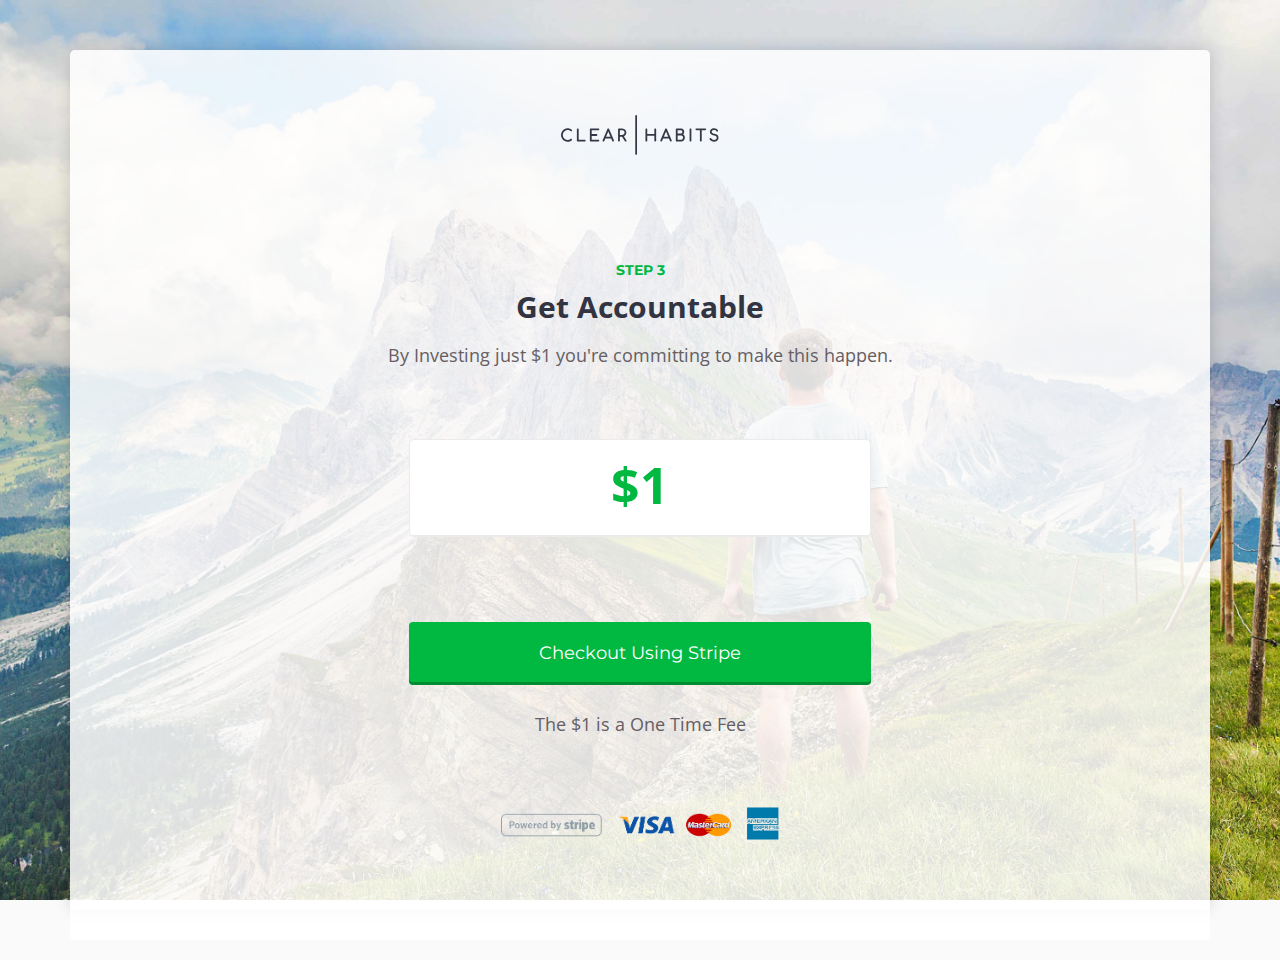
<file: step3.html>
<!doctype html>
<!--[if lt IE 7]>      <html class="no-js lt-ie9 lt-ie8 lt-ie7" lang=""> <![endif]-->
<!--[if IE 7]>         <html class="no-js lt-ie9 lt-ie8" lang=""> <![endif]-->
<!--[if IE 8]>         <html class="no-js lt-ie9" lang=""> <![endif]-->
<!--[if gt IE 8]><!--> <html class="no-js" lang=""> <!--<![endif]-->
    <head>
        <meta charset="utf-8">
        <meta http-equiv="X-UA-Compatible" content="IE=edge,chrome=1">
        <title></title>
        <meta name="description" content="">
        <meta name="viewport" content="width=device-width, initial-scale=1">
        <link rel='shortcut icon' type='image/x-icon' href='/favicon.ico' />
        <link rel="stylesheet" type="text/css" href="//fonts.googleapis.com/css?family=Open+Sans" />
        <link href="https://fonts.googleapis.com/css?family=Montserrat:500,700" rel="stylesheet">

        <link rel="stylesheet" href="css/bootstrap.css">
        <style>
            body {
                padding-top: 50px;
                padding-bottom: 50px;
            }
        </style>
        <link rel="stylesheet" href="css/main.css">

        <script src="js/vendor/modernizr-2.8.3-respond-1.4.2.min.js"></script>
    </head>
    <body>
        <!--[if lt IE 8]>
            <p class="browserupgrade">You are using an <strong>outdated</strong> browser. Please <a href="http://browsehappy.com/">upgrade your browser</a> to improve your experience.</p>
        <![endif]-->

    <!-- Main jumbotron for a primary marketing message or call to action -->
    <div class="container">

          <!-- Main component for a primary marketing message or call to action -->
          <div class="jumbotron">
            <div class="left-container full">
              <div class="wraper">
                <div class="logo">
                  <?xml version="1.0" encoding="utf-8"?>
                  <!-- Generator: Adobe Illustrator 16.0.4, SVG Export Plug-In . SVG Version: 6.00 Build 0)  -->
                  <!DOCTYPE svg PUBLIC "-//W3C//DTD SVG 1.1//EN" "http://www.w3.org/Graphics/SVG/1.1/DTD/svg11.dtd">
                  <svg version="1.1" id="Layer_1" xmlns="http://www.w3.org/2000/svg" xmlns:xlink="http://www.w3.org/1999/xlink" x="0px" y="0px"
                  	 width="157.499px" height="40px" viewBox="0 0 157.499 40" enable-background="new 0 0 157.499 40" xml:space="preserve">
                  <g>
                  	<g>
                  		<path fill="#363846" d="M10.984,15.05c-0.045-0.115-0.128-0.218-0.221-0.291l0.001-0.001c-0.005-0.004-0.011-0.004-0.015-0.004
                  			c-1.191-0.993-2.598-1.501-4.16-1.498c-1.191-0.002-2.31,0.31-3.32,0.925c-0.996,0.611-1.797,1.433-2.383,2.464
                  			C0.3,17.669-0.001,18.8,0,19.989c-0.001,1.206,0.301,2.333,0.891,3.355c0.592,1.042,1.402,1.868,2.406,2.476
                  			c1.008,0.609,2.121,0.922,3.293,0.922c0.879,0,1.679-0.123,2.379-0.357c0.7-0.25,1.312-0.625,1.808-1.127l0.022-0.02
                  			c0.146-0.182,0.221-0.408,0.218-0.605c0-0.128-0.027-0.26-0.071-0.371c-0.059-0.113-0.127-0.221-0.215-0.299
                  			c-0.082-0.078-0.181-0.156-0.293-0.189c-0.11-0.046-0.234-0.078-0.349-0.078c-0.174,0-0.354,0.07-0.491,0.157l-0.02,0.03
                  			c-0.859,0.704-1.836,1.043-2.988,1.048c-0.859-0.003-1.641-0.22-2.383-0.66c-0.739-0.457-1.312-1.044-1.747-1.808
                  			c-0.432-0.766-0.643-1.58-0.645-2.473c0.002-0.859,0.215-1.657,0.653-2.422c0.436-0.759,1.016-1.363,1.758-1.813
                  			c0.742-0.455,1.523-0.681,2.363-0.683c0.625,0,1.169,0.087,1.641,0.253c0.475,0.156,0.883,0.391,1.24,0.708l0.01,0.01
                  			c0.095,0.08,0.193,0.146,0.298,0.197c0.112,0.062,0.236,0.097,0.375,0.097c0.125,0,0.245-0.021,0.368-0.075
                  			c0.123-0.053,0.229-0.14,0.311-0.234h-0.001c0.148-0.162,0.231-0.391,0.231-0.617C11.062,15.292,11.043,15.167,10.984,15.05z
                  			 M24.344,25.101c-0.176-0.156-0.41-0.234-0.625-0.234H17.68V14.325c0.001-0.117-0.019-0.234-0.067-0.352
                  			c-0.046-0.109-0.11-0.212-0.197-0.29l-0.002-0.003c-0.081-0.086-0.18-0.153-0.296-0.197c-0.117-0.048-0.234-0.067-0.352-0.067
                  			c-0.111,0-0.229,0.022-0.333,0.072c-0.117,0.039-0.214,0.102-0.292,0.18c-0.088,0.085-0.159,0.188-0.211,0.305
                  			c-0.042,0.113-0.062,0.235-0.062,0.352v11.356c0,0.123,0.02,0.234,0.062,0.357c0.053,0.111,0.123,0.209,0.211,0.293
                  			c0.078,0.078,0.176,0.137,0.292,0.184c0.104,0.048,0.221,0.07,0.333,0.07h6.953c0.215,0,0.449-0.078,0.625-0.234
                  			c0.087-0.077,0.161-0.164,0.214-0.279c0.042-0.111,0.066-0.234,0.065-0.346c0.001-0.123-0.022-0.234-0.064-0.357
                  			C24.505,25.263,24.433,25.179,24.344,25.101z M37.357,15.228c0.117,0,0.24-0.021,0.346-0.064c0.117-0.053,0.215-0.117,0.293-0.201
                  			v-0.001c0.078-0.083,0.156-0.18,0.195-0.287c0.054-0.115,0.078-0.232,0.078-0.35s-0.022-0.241-0.075-0.353
                  			c-0.042-0.116-0.12-0.22-0.205-0.304v0c-0.085-0.078-0.183-0.141-0.286-0.18c-0.117-0.05-0.234-0.072-0.346-0.072H29.78
                  			c-0.115,0-0.235,0.02-0.345,0.067c-0.108,0.044-0.215,0.111-0.302,0.197l-0.002,0.003c-0.078,0.078-0.151,0.181-0.195,0.29
                  			c-0.039,0.117-0.062,0.234-0.062,0.352v11.356c0,0.116,0.022,0.234,0.062,0.347c0.044,0.108,0.117,0.2,0.195,0.289l0.002,0.004
                  			c0.087,0.086,0.193,0.149,0.302,0.196c0.109,0.049,0.23,0.068,0.345,0.068h7.577c0.112,0,0.229-0.022,0.346-0.07
                  			c0.103-0.047,0.201-0.105,0.286-0.182v-0.001c0.085-0.085,0.163-0.183,0.205-0.294c0.053-0.123,0.075-0.234,0.075-0.357
                  			c0-0.111-0.025-0.236-0.078-0.346c-0.04-0.123-0.117-0.214-0.195-0.297c-0.078-0.085-0.176-0.148-0.293-0.202
                  			c-0.106-0.048-0.229-0.065-0.346-0.063h-6.663v-3.857h4.774c0.119,0,0.242-0.024,0.358-0.078c0.112-0.033,0.216-0.115,0.294-0.193
                  			c0.164-0.173,0.254-0.42,0.254-0.655c0-0.117-0.02-0.234-0.061-0.348c-0.047-0.108-0.115-0.213-0.196-0.294h-0.004
                  			c-0.169-0.179-0.418-0.268-0.646-0.26h-4.774v-3.859H37.357z M52.916,25.29l-4.791-11.278c-0.07-0.163-0.176-0.317-0.33-0.43
                  			c-0.152-0.117-0.346-0.17-0.527-0.167c-0.185-0.003-0.381,0.05-0.541,0.167c-0.151,0.113-0.254,0.27-0.312,0.43h-0.001
                  			L41.634,25.29l0.004,0.007c-0.053,0.121-0.087,0.258-0.087,0.384c0,0.217,0.089,0.449,0.234,0.62
                  			c0.09,0.083,0.195,0.161,0.312,0.211c0.117,0.054,0.247,0.073,0.367,0.073c0.173,0,0.355-0.045,0.515-0.156
                  			c0.153-0.097,0.266-0.25,0.327-0.412l0.002,0.002l1.053-2.525h5.826l1.054,2.525l0,0.002c0.072,0.162,0.176,0.311,0.329,0.408
                  			c0.156,0.111,0.345,0.156,0.515,0.156c0.116,0,0.24-0.025,0.344-0.077c0.117-0.046,0.215-0.117,0.293-0.202
                  			c0.082-0.078,0.156-0.168,0.199-0.274c0.053-0.116,0.075-0.228,0.075-0.351c0-0.133-0.033-0.268-0.084-0.385L52.916,25.29z
                  			 M45.086,21.774l2.184-5.24l2.191,5.24H45.086z M65.34,25.192l-2.422-3.876c0.645-0.277,1.196-0.687,1.621-1.242
                  			c0.539-0.701,0.806-1.547,0.801-2.488c0.003-0.797-0.18-1.521-0.563-2.165v0c-0.374-0.629-0.902-1.136-1.567-1.488
                  			c-0.667-0.352-1.424-0.52-2.241-0.519H57.96c-0.109,0-0.224,0.016-0.335,0.059c-0.113,0.042-0.215,0.108-0.297,0.187h-0.001
                  			c-0.092,0.083-0.166,0.195-0.209,0.312c-0.041,0.115-0.059,0.235-0.059,0.352v11.356c-0.006,0.232,0.085,0.469,0.254,0.636
                  			c0.086,0.089,0.194,0.153,0.304,0.2c0.109,0.049,0.229,0.068,0.344,0.068c0.117,0,0.24-0.018,0.354-0.066
                  			c0.115-0.047,0.229-0.115,0.307-0.213c0.084-0.078,0.152-0.188,0.193-0.293c0.041-0.106,0.058-0.22,0.058-0.332v-3.984h2.142
                  			l2.768,4.426l-0.001-0.001c0.074,0.121,0.172,0.231,0.306,0.324l-0.001,0.001c0.002,0.002,0.004,0.002,0.004,0.004
                  			c0,0,0,0.001,0,0.002c0.156,0.095,0.332,0.133,0.488,0.133c0.215,0,0.437-0.045,0.639-0.176c0.095-0.059,0.182-0.164,0.24-0.271
                  			c0.056-0.11,0.078-0.236,0.078-0.349c-0.003-0.22-0.083-0.398-0.185-0.577L65.34,25.192z M62.312,19.588
                  			c-0.379,0.197-0.82,0.302-1.345,0.302h-2.095v-4.663h2.095c0.524,0.001,0.959,0.11,1.345,0.308
                  			c0.39,0.201,0.677,0.469,0.898,0.832l-0.001-0.001c0.214,0.358,0.314,0.754,0.317,1.22c-0.003,0.449-0.103,0.839-0.315,1.19
                  			v-0.002C62.992,19.128,62.703,19.388,62.312,19.588z M65.219,26.409c0,0-0.001,0-0.002,0c0,0-0.001,0.002-0.002,0.002
                  			L65.219,26.409z M94.896,13.67l-0.005-0.006c-0.083-0.075-0.187-0.137-0.297-0.176c-0.102-0.05-0.22-0.072-0.332-0.072
                  			c-0.114,0-0.235,0.02-0.345,0.067c-0.111,0.044-0.229,0.111-0.307,0.2V13.68c-0.078,0.082-0.156,0.182-0.195,0.293
                  			c-0.039,0.117-0.068,0.234-0.068,0.352v4.763h-7.08v-4.763c0-0.117-0.021-0.234-0.068-0.352c-0.049-0.11-0.111-0.212-0.199-0.29
                  			l-0.006-0.003c-0.078-0.085-0.176-0.153-0.285-0.197c-0.107-0.048-0.229-0.067-0.344-0.067c-0.23-0.006-0.486,0.089-0.66,0.268
                  			c-0.156,0.159-0.26,0.407-0.252,0.642v11.356c-0.008,0.23,0.096,0.469,0.252,0.636c0.174,0.185,0.43,0.269,0.66,0.269
                  			c0.115,0,0.236-0.02,0.344-0.068c0.109-0.048,0.207-0.111,0.285-0.196l0.006-0.003c0.088-0.09,0.15-0.182,0.199-0.29
                  			c0.048-0.112,0.068-0.23,0.068-0.347v-4.877h7.08v4.877c0,0.116,0.029,0.234,0.068,0.347c0.039,0.11,0.117,0.2,0.195,0.29
                  			c0.078,0.089,0.195,0.152,0.307,0.199c0.109,0.049,0.23,0.068,0.345,0.068c0.112,0,0.23-0.022,0.332-0.07
                  			c0.11-0.047,0.214-0.104,0.297-0.179l0.005-0.007c0.082-0.084,0.16-0.18,0.199-0.291c0.039-0.123,0.078-0.234,0.078-0.357V14.325
                  			c0-0.117-0.039-0.241-0.078-0.353C95.056,13.856,94.978,13.755,94.896,13.67z M110.681,25.29l-4.794-11.278h-0.001
                  			c-0.065-0.165-0.166-0.317-0.322-0.43c-0.156-0.117-0.352-0.17-0.533-0.167c-0.171-0.003-0.367,0.05-0.526,0.167
                  			c-0.152,0.111-0.269,0.269-0.328,0.43h-0.003L99.397,25.29l0.002,0.007c-0.047,0.116-0.086,0.25-0.086,0.384
                  			c0,0.221,0.09,0.451,0.234,0.62c0.088,0.083,0.195,0.161,0.312,0.211c0.117,0.054,0.245,0.073,0.366,0.073
                  			c0.181,0,0.367-0.045,0.528-0.156c0.152-0.098,0.252-0.252,0.316-0.412v0.002l1.055-2.525h5.82l1.055,2.525v0.002
                  			c0.078,0.159,0.19,0.309,0.344,0.408c0.154,0.111,0.334,0.156,0.516,0.156c0.117,0,0.234-0.025,0.347-0.077
                  			c0.106-0.046,0.2-0.117,0.278-0.202c0.078-0.078,0.156-0.17,0.195-0.275c0.055-0.115,0.078-0.227,0.078-0.35
                  			c0-0.126-0.032-0.264-0.078-0.385V25.29z M102.852,21.774l2.181-5.24l2.202,5.24H102.852z M123.142,20.3
                  			c-0.293-0.39-0.661-0.702-1.102-0.933c0.242-0.199,0.471-0.441,0.647-0.713l0.001-0.001c0.37-0.539,0.547-1.164,0.545-1.828
                  			c0.002-0.641-0.17-1.238-0.496-1.758c-0.335-0.517-0.787-0.928-1.348-1.213c-0.55-0.288-1.162-0.439-1.8-0.438h-3.87
                  			c-0.216-0.006-0.469,0.083-0.625,0.245c-0.095,0.084-0.164,0.195-0.211,0.312c-0.048,0.117-0.062,0.234-0.062,0.352v11.356
                  			c0,0.123,0.023,0.262,0.078,0.391c0.064,0.123,0.156,0.234,0.273,0.312c0.195,0.154,0.453,0.201,0.703,0.201h3.948
                  			c0.754,0,1.454-0.164,2.067-0.514c0.625-0.344,1.127-0.814,1.471-1.438c0.349-0.599,0.524-1.297,0.524-2.062
                  			C123.887,21.696,123.652,20.915,123.142,20.3L123.142,20.3z M116.636,15.228h2.954c0.309,0,0.562,0.04,0.781,0.112
                  			c0.234,0.078,0.422,0.179,0.583,0.318c0.156,0.137,0.276,0.29,0.354,0.485c0.078,0.184,0.114,0.407,0.114,0.681
                  			c0,0.289-0.04,0.53-0.125,0.742c-0.087,0.212-0.208,0.391-0.38,0.552c-0.156,0.17-0.354,0.291-0.57,0.369
                  			c-0.211,0.078-0.469,0.123-0.758,0.123h-2.954V15.228z M121.777,23.71L121.777,23.71c-0.198,0.33-0.444,0.584-0.781,0.771
                  			c-0.345,0.184-0.719,0.289-1.172,0.291h-3.188v-4.347h3.188c0.456,0.001,0.833,0.1,1.172,0.278
                  			c0.343,0.18,0.583,0.433,0.781,0.758c0.192,0.323,0.288,0.686,0.289,1.109C122.065,23.015,121.97,23.382,121.777,23.71z
                  			 M130.16,13.683l-0.001-0.003c-0.088-0.085-0.183-0.153-0.299-0.197c-0.118-0.048-0.234-0.067-0.353-0.067
                  			c-0.116,0-0.234,0.02-0.351,0.067c-0.111,0.044-0.205,0.111-0.293,0.2c-0.088,0.078-0.15,0.18-0.197,0.29
                  			c-0.049,0.117-0.057,0.234-0.057,0.352v11.356c0,0.116,0.008,0.234,0.057,0.347c0.047,0.108,0.109,0.2,0.197,0.29
                  			c0.088,0.089,0.182,0.152,0.293,0.199c0.116,0.049,0.234,0.068,0.351,0.068c0.118,0,0.234-0.02,0.353-0.068
                  			c0.116-0.048,0.211-0.111,0.299-0.196l0.001-0.003c0.089-0.09,0.152-0.182,0.198-0.29c0.048-0.112,0.055-0.23,0.055-0.347V14.325
                  			c0-0.117-0.007-0.234-0.055-0.352C130.312,13.864,130.249,13.761,130.16,13.683z M144.898,13.661
                  			c-0.078-0.078-0.181-0.146-0.28-0.187c-0.11-0.042-0.227-0.059-0.337-0.059h-8.914c-0.109,0-0.218,0.016-0.317,0.059
                  			c-0.111,0.041-0.215,0.108-0.296,0.187h-0.003c-0.083,0.078-0.139,0.179-0.181,0.291c-0.043,0.1-0.062,0.217-0.062,0.325
                  			c0,0.11,0.02,0.224,0.062,0.322c0.042,0.115,0.094,0.218,0.18,0.296h0.003c0.082,0.078,0.186,0.143,0.297,0.184
                  			c0.1,0.042,0.208,0.058,0.317,0.058h3.556v10.544c0,0.116,0.016,0.234,0.064,0.347c0.047,0.108,0.111,0.2,0.201,0.29
                  			c0.085,0.089,0.18,0.152,0.288,0.199c0.109,0.049,0.228,0.068,0.344,0.068c0.118,0,0.234-0.02,0.353-0.069
                  			c0.116-0.047,0.221-0.109,0.307-0.195l0.002-0.004c0.16-0.167,0.261-0.403,0.253-0.636V15.136h3.547
                  			c0.11,0,0.227-0.016,0.337-0.058c0.1-0.042,0.202-0.106,0.28-0.184s0.156-0.182,0.196-0.296c0.038-0.1,0.049-0.212,0.049-0.322
                  			c0-0.107-0.011-0.222-0.049-0.323C145.055,13.84,144.977,13.739,144.898,13.661z M139.188,26.32c0,0,0.002,0,0.002,0.001
                  			l-0.003-0.004C139.188,26.317,139.188,26.317,139.188,26.32z M157.242,21.301c-0.18-0.457-0.44-0.851-0.784-1.189
                  			c-0.707-0.685-1.758-1.104-3.133-1.333c-0.965-0.159-1.646-0.432-2.031-0.759c-0.205-0.165-0.34-0.337-0.431-0.53
                  			c-0.098-0.177-0.144-0.379-0.144-0.614c0-0.301,0.055-0.558,0.156-0.763c0.078-0.208,0.229-0.385,0.424-0.543
                  			c0.193-0.157,0.432-0.283,0.708-0.362c0.309-0.086,0.653-0.136,1.056-0.136c0.533,0,0.976,0.105,1.362,0.296
                  			c0.372,0.193,0.698,0.481,0.974,0.887v0c0.086,0.125,0.202,0.242,0.339,0.32c0.138,0.078,0.294,0.107,0.45,0.106
                  			c0.124-0.004,0.242-0.012,0.391-0.079v0.001c0.135-0.067,0.27-0.168,0.351-0.302c0,0,0-0.003,0-0.004
                  			c0-0.002,0.007-0.003,0.007-0.005v0c0.104-0.131,0.149-0.303,0.149-0.473c0-0.16-0.038-0.323-0.116-0.471v-0.004
                  			c-0.353-0.589-0.899-1.075-1.58-1.476c-0.707-0.402-1.496-0.612-2.326-0.611c-0.781,0-1.5,0.14-2.129,0.427
                  			c-0.625,0.289-1.134,0.703-1.492,1.246c-0.363,0.534-0.532,1.172-0.531,1.853c-0.001,0.478,0.09,0.941,0.284,1.357
                  			c0.196,0.427,0.485,0.795,0.859,1.13c0.743,0.664,1.759,1.071,2.969,1.25c0.952,0.126,1.614,0.403,2.031,0.787
                  			c0.22,0.201,0.368,0.417,0.469,0.655c0.109,0.237,0.156,0.495,0.156,0.796c0,0.381-0.054,0.688-0.156,0.939
                  			c-0.116,0.266-0.267,0.472-0.469,0.656c-0.216,0.193-0.469,0.323-0.781,0.436c-0.298,0.08-0.663,0.142-1.067,0.142
                  			c-0.732-0.001-1.346-0.142-1.823-0.382v-0.001c-0.507-0.272-0.852-0.597-1.094-1.054c-0.078-0.145-0.18-0.268-0.321-0.377
                  			c-0.152-0.092-0.342-0.14-0.512-0.139c-0.113,0-0.229,0.014-0.339,0.047c-0.116,0.045-0.234,0.116-0.312,0.201
                  			c-0.079,0.078-0.156,0.168-0.2,0.274c-0.054,0.116-0.072,0.228-0.072,0.351c0,0.142,0.038,0.268,0.086,0.391h0.003
                  			c0.397,0.781,1.005,1.406,1.8,1.83c0.806,0.455,1.743,0.67,2.785,0.67c0.817,0,1.562-0.156,2.201-0.469
                  			c0.663-0.312,1.182-0.781,1.55-1.401c0.363-0.599,0.542-1.321,0.542-2.114C157.499,22.241,157.41,21.741,157.242,21.301z
                  			 M75.145,0c-0.481,0-0.87,0.389-0.87,0.871v38.248c0,0.492,0.389,0.882,0.87,0.882c0.483,0,0.872-0.39,0.872-0.882V0.871
                  			C76.017,0.389,75.628,0,75.145,0z"/>
                  	</g>
                  </g>
                  </svg>
                </div>
                <div class="left-container-content">
                  <small>step 3</small>
                  <h1 class="short">Get Accountable</h1>
                  <p>By Investing just $1 you're committing to make this happen.</p>
                  <form>
                    <div class="form-container">
                      <input class="special" type="text" name="" value="$1" disabled>
                    </div>
                    <a class="btn btn-default full-btn" href="step4.html" role="button">Checkout Using Stripe</a>
                    <!-- <button type="submit" name="button" class="btn btn-default">Checkout Using Stripe</button> -->
                    <p>The $1 is a One Time Fee</p>
                    <div class="brands">
                      <img src="img/brands.png" alt="">
                    </div>
                  </form>
                </div>

              </div>

            </div>
          </div>

    </div>

        <script>window.jQuery || document.write('<script src="js/vendor/jquery-1.11.2.min.js"><\/script>')</script>

        <script src="js/vendor/bootstrap.min.js"></script>

        <script src="js/main.js"></script>

        <!-- Google Analytics: change UA-XXXXX-X to be your site's ID. -->
        <script>
            (function(b,o,i,l,e,r){b.GoogleAnalyticsObject=l;b[l]||(b[l]=
            function(){(b[l].q=b[l].q||[]).push(arguments)});b[l].l=+new Date;
            e=o.createElement(i);r=o.getElementsByTagName(i)[0];
            e.src='//www.google-analytics.com/analytics.js';
            r.parentNode.insertBefore(e,r)}(window,document,'script','ga'));
            ga('create','UA-XXXXX-X','auto');ga('send','pageview');
        </script>
    </body>
</html>
</file>
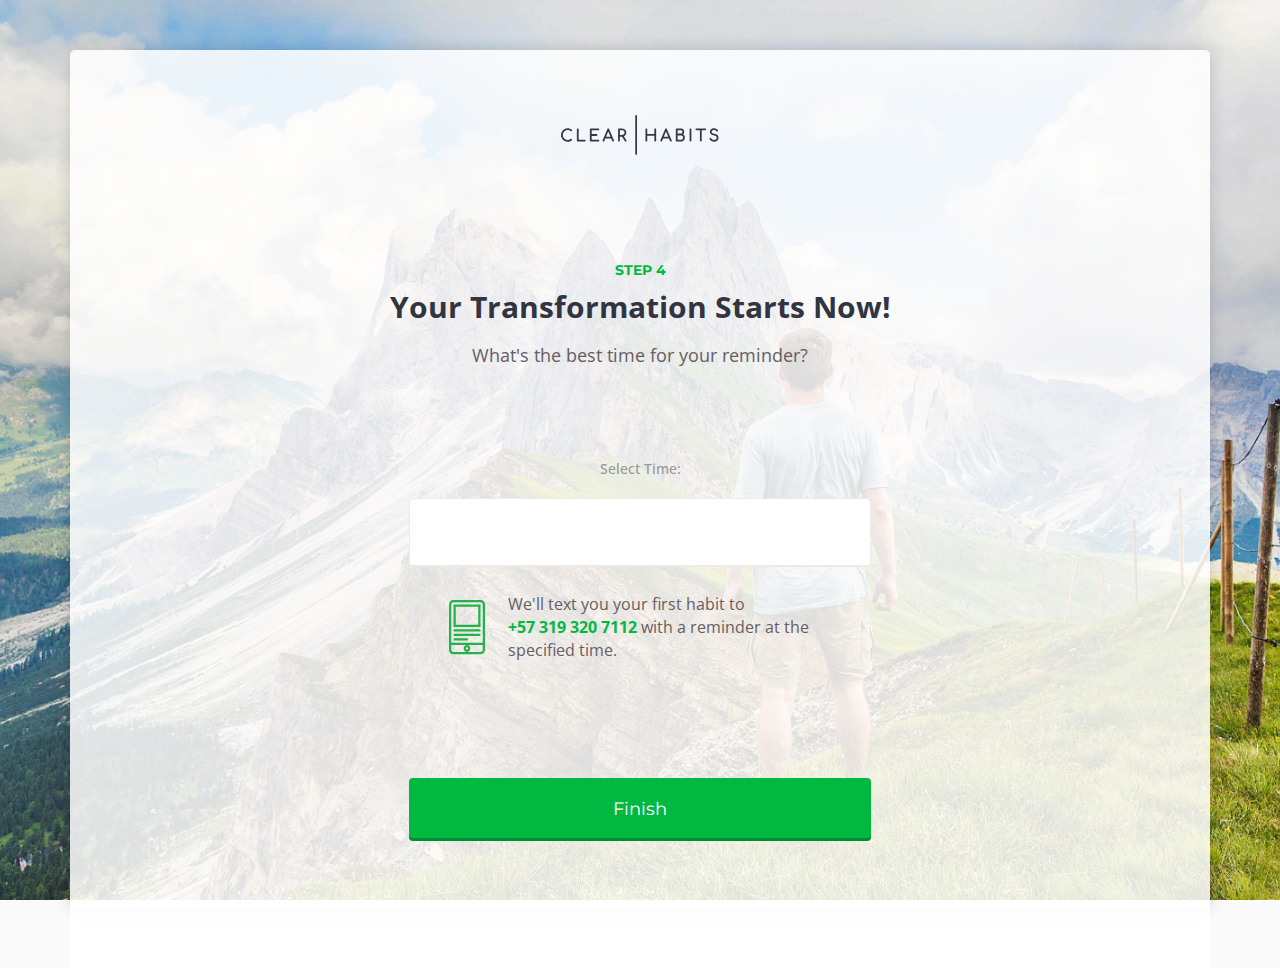
<file: step4.html>
<!doctype html>
<!--[if lt IE 7]>      <html class="no-js lt-ie9 lt-ie8 lt-ie7" lang=""> <![endif]-->
<!--[if IE 7]>         <html class="no-js lt-ie9 lt-ie8" lang=""> <![endif]-->
<!--[if IE 8]>         <html class="no-js lt-ie9" lang=""> <![endif]-->
<!--[if gt IE 8]><!--> <html class="no-js" lang=""> <!--<![endif]-->
    <head>
        <meta charset="utf-8">
        <meta http-equiv="X-UA-Compatible" content="IE=edge,chrome=1">
        <title></title>
        <meta name="description" content="">
        <meta name="viewport" content="width=device-width, initial-scale=1">
        <link rel='shortcut icon' type='image/x-icon' href='/favicon.ico' />
        <link rel="stylesheet" type="text/css" href="//fonts.googleapis.com/css?family=Open+Sans" />
        <link href="https://fonts.googleapis.com/css?family=Montserrat:500,700" rel="stylesheet">

        <link rel="stylesheet" href="css/bootstrap.css">
        <style>
            body {
                padding-top: 50px;
                padding-bottom: 50px;
            }
        </style>
        <link rel="stylesheet" href="css/wickedpicker.css">
        <link rel="stylesheet" href="css/main.css">


        <script src="js/vendor/modernizr-2.8.3-respond-1.4.2.min.js"></script>
    </head>
    <body>
        <!--[if lt IE 8]>
            <p class="browserupgrade">You are using an <strong>outdated</strong> browser. Please <a href="http://browsehappy.com/">upgrade your browser</a> to improve your experience.</p>
        <![endif]-->

    <!-- Main jumbotron for a primary marketing message or call to action -->
    <div class="container">

          <!-- Main component for a primary marketing message or call to action -->
          <div class="jumbotron">
            <div class="left-container full">
              <div class="wraper">
                <div class="logo">
                  <?xml version="1.0" encoding="utf-8"?>
                  <!-- Generator: Adobe Illustrator 16.0.4, SVG Export Plug-In . SVG Version: 6.00 Build 0)  -->
                  <!DOCTYPE svg PUBLIC "-//W3C//DTD SVG 1.1//EN" "http://www.w3.org/Graphics/SVG/1.1/DTD/svg11.dtd">
                  <svg version="1.1" id="Layer_1" xmlns="http://www.w3.org/2000/svg" xmlns:xlink="http://www.w3.org/1999/xlink" x="0px" y="0px"
                  	 width="157.499px" height="40px" viewBox="0 0 157.499 40" enable-background="new 0 0 157.499 40" xml:space="preserve">
                  <g>
                  	<g>
                  		<path fill="#363846" d="M10.984,15.05c-0.045-0.115-0.128-0.218-0.221-0.291l0.001-0.001c-0.005-0.004-0.011-0.004-0.015-0.004
                  			c-1.191-0.993-2.598-1.501-4.16-1.498c-1.191-0.002-2.31,0.31-3.32,0.925c-0.996,0.611-1.797,1.433-2.383,2.464
                  			C0.3,17.669-0.001,18.8,0,19.989c-0.001,1.206,0.301,2.333,0.891,3.355c0.592,1.042,1.402,1.868,2.406,2.476
                  			c1.008,0.609,2.121,0.922,3.293,0.922c0.879,0,1.679-0.123,2.379-0.357c0.7-0.25,1.312-0.625,1.808-1.127l0.022-0.02
                  			c0.146-0.182,0.221-0.408,0.218-0.605c0-0.128-0.027-0.26-0.071-0.371c-0.059-0.113-0.127-0.221-0.215-0.299
                  			c-0.082-0.078-0.181-0.156-0.293-0.189c-0.11-0.046-0.234-0.078-0.349-0.078c-0.174,0-0.354,0.07-0.491,0.157l-0.02,0.03
                  			c-0.859,0.704-1.836,1.043-2.988,1.048c-0.859-0.003-1.641-0.22-2.383-0.66c-0.739-0.457-1.312-1.044-1.747-1.808
                  			c-0.432-0.766-0.643-1.58-0.645-2.473c0.002-0.859,0.215-1.657,0.653-2.422c0.436-0.759,1.016-1.363,1.758-1.813
                  			c0.742-0.455,1.523-0.681,2.363-0.683c0.625,0,1.169,0.087,1.641,0.253c0.475,0.156,0.883,0.391,1.24,0.708l0.01,0.01
                  			c0.095,0.08,0.193,0.146,0.298,0.197c0.112,0.062,0.236,0.097,0.375,0.097c0.125,0,0.245-0.021,0.368-0.075
                  			c0.123-0.053,0.229-0.14,0.311-0.234h-0.001c0.148-0.162,0.231-0.391,0.231-0.617C11.062,15.292,11.043,15.167,10.984,15.05z
                  			 M24.344,25.101c-0.176-0.156-0.41-0.234-0.625-0.234H17.68V14.325c0.001-0.117-0.019-0.234-0.067-0.352
                  			c-0.046-0.109-0.11-0.212-0.197-0.29l-0.002-0.003c-0.081-0.086-0.18-0.153-0.296-0.197c-0.117-0.048-0.234-0.067-0.352-0.067
                  			c-0.111,0-0.229,0.022-0.333,0.072c-0.117,0.039-0.214,0.102-0.292,0.18c-0.088,0.085-0.159,0.188-0.211,0.305
                  			c-0.042,0.113-0.062,0.235-0.062,0.352v11.356c0,0.123,0.02,0.234,0.062,0.357c0.053,0.111,0.123,0.209,0.211,0.293
                  			c0.078,0.078,0.176,0.137,0.292,0.184c0.104,0.048,0.221,0.07,0.333,0.07h6.953c0.215,0,0.449-0.078,0.625-0.234
                  			c0.087-0.077,0.161-0.164,0.214-0.279c0.042-0.111,0.066-0.234,0.065-0.346c0.001-0.123-0.022-0.234-0.064-0.357
                  			C24.505,25.263,24.433,25.179,24.344,25.101z M37.357,15.228c0.117,0,0.24-0.021,0.346-0.064c0.117-0.053,0.215-0.117,0.293-0.201
                  			v-0.001c0.078-0.083,0.156-0.18,0.195-0.287c0.054-0.115,0.078-0.232,0.078-0.35s-0.022-0.241-0.075-0.353
                  			c-0.042-0.116-0.12-0.22-0.205-0.304v0c-0.085-0.078-0.183-0.141-0.286-0.18c-0.117-0.05-0.234-0.072-0.346-0.072H29.78
                  			c-0.115,0-0.235,0.02-0.345,0.067c-0.108,0.044-0.215,0.111-0.302,0.197l-0.002,0.003c-0.078,0.078-0.151,0.181-0.195,0.29
                  			c-0.039,0.117-0.062,0.234-0.062,0.352v11.356c0,0.116,0.022,0.234,0.062,0.347c0.044,0.108,0.117,0.2,0.195,0.289l0.002,0.004
                  			c0.087,0.086,0.193,0.149,0.302,0.196c0.109,0.049,0.23,0.068,0.345,0.068h7.577c0.112,0,0.229-0.022,0.346-0.07
                  			c0.103-0.047,0.201-0.105,0.286-0.182v-0.001c0.085-0.085,0.163-0.183,0.205-0.294c0.053-0.123,0.075-0.234,0.075-0.357
                  			c0-0.111-0.025-0.236-0.078-0.346c-0.04-0.123-0.117-0.214-0.195-0.297c-0.078-0.085-0.176-0.148-0.293-0.202
                  			c-0.106-0.048-0.229-0.065-0.346-0.063h-6.663v-3.857h4.774c0.119,0,0.242-0.024,0.358-0.078c0.112-0.033,0.216-0.115,0.294-0.193
                  			c0.164-0.173,0.254-0.42,0.254-0.655c0-0.117-0.02-0.234-0.061-0.348c-0.047-0.108-0.115-0.213-0.196-0.294h-0.004
                  			c-0.169-0.179-0.418-0.268-0.646-0.26h-4.774v-3.859H37.357z M52.916,25.29l-4.791-11.278c-0.07-0.163-0.176-0.317-0.33-0.43
                  			c-0.152-0.117-0.346-0.17-0.527-0.167c-0.185-0.003-0.381,0.05-0.541,0.167c-0.151,0.113-0.254,0.27-0.312,0.43h-0.001
                  			L41.634,25.29l0.004,0.007c-0.053,0.121-0.087,0.258-0.087,0.384c0,0.217,0.089,0.449,0.234,0.62
                  			c0.09,0.083,0.195,0.161,0.312,0.211c0.117,0.054,0.247,0.073,0.367,0.073c0.173,0,0.355-0.045,0.515-0.156
                  			c0.153-0.097,0.266-0.25,0.327-0.412l0.002,0.002l1.053-2.525h5.826l1.054,2.525l0,0.002c0.072,0.162,0.176,0.311,0.329,0.408
                  			c0.156,0.111,0.345,0.156,0.515,0.156c0.116,0,0.24-0.025,0.344-0.077c0.117-0.046,0.215-0.117,0.293-0.202
                  			c0.082-0.078,0.156-0.168,0.199-0.274c0.053-0.116,0.075-0.228,0.075-0.351c0-0.133-0.033-0.268-0.084-0.385L52.916,25.29z
                  			 M45.086,21.774l2.184-5.24l2.191,5.24H45.086z M65.34,25.192l-2.422-3.876c0.645-0.277,1.196-0.687,1.621-1.242
                  			c0.539-0.701,0.806-1.547,0.801-2.488c0.003-0.797-0.18-1.521-0.563-2.165v0c-0.374-0.629-0.902-1.136-1.567-1.488
                  			c-0.667-0.352-1.424-0.52-2.241-0.519H57.96c-0.109,0-0.224,0.016-0.335,0.059c-0.113,0.042-0.215,0.108-0.297,0.187h-0.001
                  			c-0.092,0.083-0.166,0.195-0.209,0.312c-0.041,0.115-0.059,0.235-0.059,0.352v11.356c-0.006,0.232,0.085,0.469,0.254,0.636
                  			c0.086,0.089,0.194,0.153,0.304,0.2c0.109,0.049,0.229,0.068,0.344,0.068c0.117,0,0.24-0.018,0.354-0.066
                  			c0.115-0.047,0.229-0.115,0.307-0.213c0.084-0.078,0.152-0.188,0.193-0.293c0.041-0.106,0.058-0.22,0.058-0.332v-3.984h2.142
                  			l2.768,4.426l-0.001-0.001c0.074,0.121,0.172,0.231,0.306,0.324l-0.001,0.001c0.002,0.002,0.004,0.002,0.004,0.004
                  			c0,0,0,0.001,0,0.002c0.156,0.095,0.332,0.133,0.488,0.133c0.215,0,0.437-0.045,0.639-0.176c0.095-0.059,0.182-0.164,0.24-0.271
                  			c0.056-0.11,0.078-0.236,0.078-0.349c-0.003-0.22-0.083-0.398-0.185-0.577L65.34,25.192z M62.312,19.588
                  			c-0.379,0.197-0.82,0.302-1.345,0.302h-2.095v-4.663h2.095c0.524,0.001,0.959,0.11,1.345,0.308
                  			c0.39,0.201,0.677,0.469,0.898,0.832l-0.001-0.001c0.214,0.358,0.314,0.754,0.317,1.22c-0.003,0.449-0.103,0.839-0.315,1.19
                  			v-0.002C62.992,19.128,62.703,19.388,62.312,19.588z M65.219,26.409c0,0-0.001,0-0.002,0c0,0-0.001,0.002-0.002,0.002
                  			L65.219,26.409z M94.896,13.67l-0.005-0.006c-0.083-0.075-0.187-0.137-0.297-0.176c-0.102-0.05-0.22-0.072-0.332-0.072
                  			c-0.114,0-0.235,0.02-0.345,0.067c-0.111,0.044-0.229,0.111-0.307,0.2V13.68c-0.078,0.082-0.156,0.182-0.195,0.293
                  			c-0.039,0.117-0.068,0.234-0.068,0.352v4.763h-7.08v-4.763c0-0.117-0.021-0.234-0.068-0.352c-0.049-0.11-0.111-0.212-0.199-0.29
                  			l-0.006-0.003c-0.078-0.085-0.176-0.153-0.285-0.197c-0.107-0.048-0.229-0.067-0.344-0.067c-0.23-0.006-0.486,0.089-0.66,0.268
                  			c-0.156,0.159-0.26,0.407-0.252,0.642v11.356c-0.008,0.23,0.096,0.469,0.252,0.636c0.174,0.185,0.43,0.269,0.66,0.269
                  			c0.115,0,0.236-0.02,0.344-0.068c0.109-0.048,0.207-0.111,0.285-0.196l0.006-0.003c0.088-0.09,0.15-0.182,0.199-0.29
                  			c0.048-0.112,0.068-0.23,0.068-0.347v-4.877h7.08v4.877c0,0.116,0.029,0.234,0.068,0.347c0.039,0.11,0.117,0.2,0.195,0.29
                  			c0.078,0.089,0.195,0.152,0.307,0.199c0.109,0.049,0.23,0.068,0.345,0.068c0.112,0,0.23-0.022,0.332-0.07
                  			c0.11-0.047,0.214-0.104,0.297-0.179l0.005-0.007c0.082-0.084,0.16-0.18,0.199-0.291c0.039-0.123,0.078-0.234,0.078-0.357V14.325
                  			c0-0.117-0.039-0.241-0.078-0.353C95.056,13.856,94.978,13.755,94.896,13.67z M110.681,25.29l-4.794-11.278h-0.001
                  			c-0.065-0.165-0.166-0.317-0.322-0.43c-0.156-0.117-0.352-0.17-0.533-0.167c-0.171-0.003-0.367,0.05-0.526,0.167
                  			c-0.152,0.111-0.269,0.269-0.328,0.43h-0.003L99.397,25.29l0.002,0.007c-0.047,0.116-0.086,0.25-0.086,0.384
                  			c0,0.221,0.09,0.451,0.234,0.62c0.088,0.083,0.195,0.161,0.312,0.211c0.117,0.054,0.245,0.073,0.366,0.073
                  			c0.181,0,0.367-0.045,0.528-0.156c0.152-0.098,0.252-0.252,0.316-0.412v0.002l1.055-2.525h5.82l1.055,2.525v0.002
                  			c0.078,0.159,0.19,0.309,0.344,0.408c0.154,0.111,0.334,0.156,0.516,0.156c0.117,0,0.234-0.025,0.347-0.077
                  			c0.106-0.046,0.2-0.117,0.278-0.202c0.078-0.078,0.156-0.17,0.195-0.275c0.055-0.115,0.078-0.227,0.078-0.35
                  			c0-0.126-0.032-0.264-0.078-0.385V25.29z M102.852,21.774l2.181-5.24l2.202,5.24H102.852z M123.142,20.3
                  			c-0.293-0.39-0.661-0.702-1.102-0.933c0.242-0.199,0.471-0.441,0.647-0.713l0.001-0.001c0.37-0.539,0.547-1.164,0.545-1.828
                  			c0.002-0.641-0.17-1.238-0.496-1.758c-0.335-0.517-0.787-0.928-1.348-1.213c-0.55-0.288-1.162-0.439-1.8-0.438h-3.87
                  			c-0.216-0.006-0.469,0.083-0.625,0.245c-0.095,0.084-0.164,0.195-0.211,0.312c-0.048,0.117-0.062,0.234-0.062,0.352v11.356
                  			c0,0.123,0.023,0.262,0.078,0.391c0.064,0.123,0.156,0.234,0.273,0.312c0.195,0.154,0.453,0.201,0.703,0.201h3.948
                  			c0.754,0,1.454-0.164,2.067-0.514c0.625-0.344,1.127-0.814,1.471-1.438c0.349-0.599,0.524-1.297,0.524-2.062
                  			C123.887,21.696,123.652,20.915,123.142,20.3L123.142,20.3z M116.636,15.228h2.954c0.309,0,0.562,0.04,0.781,0.112
                  			c0.234,0.078,0.422,0.179,0.583,0.318c0.156,0.137,0.276,0.29,0.354,0.485c0.078,0.184,0.114,0.407,0.114,0.681
                  			c0,0.289-0.04,0.53-0.125,0.742c-0.087,0.212-0.208,0.391-0.38,0.552c-0.156,0.17-0.354,0.291-0.57,0.369
                  			c-0.211,0.078-0.469,0.123-0.758,0.123h-2.954V15.228z M121.777,23.71L121.777,23.71c-0.198,0.33-0.444,0.584-0.781,0.771
                  			c-0.345,0.184-0.719,0.289-1.172,0.291h-3.188v-4.347h3.188c0.456,0.001,0.833,0.1,1.172,0.278
                  			c0.343,0.18,0.583,0.433,0.781,0.758c0.192,0.323,0.288,0.686,0.289,1.109C122.065,23.015,121.97,23.382,121.777,23.71z
                  			 M130.16,13.683l-0.001-0.003c-0.088-0.085-0.183-0.153-0.299-0.197c-0.118-0.048-0.234-0.067-0.353-0.067
                  			c-0.116,0-0.234,0.02-0.351,0.067c-0.111,0.044-0.205,0.111-0.293,0.2c-0.088,0.078-0.15,0.18-0.197,0.29
                  			c-0.049,0.117-0.057,0.234-0.057,0.352v11.356c0,0.116,0.008,0.234,0.057,0.347c0.047,0.108,0.109,0.2,0.197,0.29
                  			c0.088,0.089,0.182,0.152,0.293,0.199c0.116,0.049,0.234,0.068,0.351,0.068c0.118,0,0.234-0.02,0.353-0.068
                  			c0.116-0.048,0.211-0.111,0.299-0.196l0.001-0.003c0.089-0.09,0.152-0.182,0.198-0.29c0.048-0.112,0.055-0.23,0.055-0.347V14.325
                  			c0-0.117-0.007-0.234-0.055-0.352C130.312,13.864,130.249,13.761,130.16,13.683z M144.898,13.661
                  			c-0.078-0.078-0.181-0.146-0.28-0.187c-0.11-0.042-0.227-0.059-0.337-0.059h-8.914c-0.109,0-0.218,0.016-0.317,0.059
                  			c-0.111,0.041-0.215,0.108-0.296,0.187h-0.003c-0.083,0.078-0.139,0.179-0.181,0.291c-0.043,0.1-0.062,0.217-0.062,0.325
                  			c0,0.11,0.02,0.224,0.062,0.322c0.042,0.115,0.094,0.218,0.18,0.296h0.003c0.082,0.078,0.186,0.143,0.297,0.184
                  			c0.1,0.042,0.208,0.058,0.317,0.058h3.556v10.544c0,0.116,0.016,0.234,0.064,0.347c0.047,0.108,0.111,0.2,0.201,0.29
                  			c0.085,0.089,0.18,0.152,0.288,0.199c0.109,0.049,0.228,0.068,0.344,0.068c0.118,0,0.234-0.02,0.353-0.069
                  			c0.116-0.047,0.221-0.109,0.307-0.195l0.002-0.004c0.16-0.167,0.261-0.403,0.253-0.636V15.136h3.547
                  			c0.11,0,0.227-0.016,0.337-0.058c0.1-0.042,0.202-0.106,0.28-0.184s0.156-0.182,0.196-0.296c0.038-0.1,0.049-0.212,0.049-0.322
                  			c0-0.107-0.011-0.222-0.049-0.323C145.055,13.84,144.977,13.739,144.898,13.661z M139.188,26.32c0,0,0.002,0,0.002,0.001
                  			l-0.003-0.004C139.188,26.317,139.188,26.317,139.188,26.32z M157.242,21.301c-0.18-0.457-0.44-0.851-0.784-1.189
                  			c-0.707-0.685-1.758-1.104-3.133-1.333c-0.965-0.159-1.646-0.432-2.031-0.759c-0.205-0.165-0.34-0.337-0.431-0.53
                  			c-0.098-0.177-0.144-0.379-0.144-0.614c0-0.301,0.055-0.558,0.156-0.763c0.078-0.208,0.229-0.385,0.424-0.543
                  			c0.193-0.157,0.432-0.283,0.708-0.362c0.309-0.086,0.653-0.136,1.056-0.136c0.533,0,0.976,0.105,1.362,0.296
                  			c0.372,0.193,0.698,0.481,0.974,0.887v0c0.086,0.125,0.202,0.242,0.339,0.32c0.138,0.078,0.294,0.107,0.45,0.106
                  			c0.124-0.004,0.242-0.012,0.391-0.079v0.001c0.135-0.067,0.27-0.168,0.351-0.302c0,0,0-0.003,0-0.004
                  			c0-0.002,0.007-0.003,0.007-0.005v0c0.104-0.131,0.149-0.303,0.149-0.473c0-0.16-0.038-0.323-0.116-0.471v-0.004
                  			c-0.353-0.589-0.899-1.075-1.58-1.476c-0.707-0.402-1.496-0.612-2.326-0.611c-0.781,0-1.5,0.14-2.129,0.427
                  			c-0.625,0.289-1.134,0.703-1.492,1.246c-0.363,0.534-0.532,1.172-0.531,1.853c-0.001,0.478,0.09,0.941,0.284,1.357
                  			c0.196,0.427,0.485,0.795,0.859,1.13c0.743,0.664,1.759,1.071,2.969,1.25c0.952,0.126,1.614,0.403,2.031,0.787
                  			c0.22,0.201,0.368,0.417,0.469,0.655c0.109,0.237,0.156,0.495,0.156,0.796c0,0.381-0.054,0.688-0.156,0.939
                  			c-0.116,0.266-0.267,0.472-0.469,0.656c-0.216,0.193-0.469,0.323-0.781,0.436c-0.298,0.08-0.663,0.142-1.067,0.142
                  			c-0.732-0.001-1.346-0.142-1.823-0.382v-0.001c-0.507-0.272-0.852-0.597-1.094-1.054c-0.078-0.145-0.18-0.268-0.321-0.377
                  			c-0.152-0.092-0.342-0.14-0.512-0.139c-0.113,0-0.229,0.014-0.339,0.047c-0.116,0.045-0.234,0.116-0.312,0.201
                  			c-0.079,0.078-0.156,0.168-0.2,0.274c-0.054,0.116-0.072,0.228-0.072,0.351c0,0.142,0.038,0.268,0.086,0.391h0.003
                  			c0.397,0.781,1.005,1.406,1.8,1.83c0.806,0.455,1.743,0.67,2.785,0.67c0.817,0,1.562-0.156,2.201-0.469
                  			c0.663-0.312,1.182-0.781,1.55-1.401c0.363-0.599,0.542-1.321,0.542-2.114C157.499,22.241,157.41,21.741,157.242,21.301z
                  			 M75.145,0c-0.481,0-0.87,0.389-0.87,0.871v38.248c0,0.492,0.389,0.882,0.87,0.882c0.483,0,0.872-0.39,0.872-0.882V0.871
                  			C76.017,0.389,75.628,0,75.145,0z"/>
                  	</g>
                  </g>
                  </svg>
                </div>
                <div class="left-container-content">
                  <small>step 4</small>
                  <h1 class="short">Your Transformation Starts Now!</h1>
                  <p>What's the best time for your reminder?</p>

                  <form>
                    <h2>Select Time:</h2>
                    <div class="form-container">
                      <input type="text" name="timepicker" class="timepicker" placeholder="">
                      <input id="time-iphone" type="time" name="time" placeholder="">
                    </div>
                    <ul style="margin-bottom:0px;">
                      <li>
                      <?xml version="1.0" encoding="utf-8"?>
                      <!-- Generator: Adobe Illustrator 16.0.4, SVG Export Plug-In . SVG Version: 6.00 Build 0)  -->
                      <!DOCTYPE svg PUBLIC "-//W3C//DTD SVG 1.1//EN" "http://www.w3.org/Graphics/SVG/1.1/DTD/svg11.dtd">
                      <svg version="1.1" id="Layer_1" xmlns="http://www.w3.org/2000/svg" xmlns:xlink="http://www.w3.org/1999/xlink" x="0px" y="0px"
                      	 width="63.07px" height="95.06px" viewBox="0 0 63.07 95.06" enable-background="new 0 0 63.07 95.06" xml:space="preserve">
                      <g>
                      	<g>
                      		<path fill="#24B34B" d="M7.885,95.06h47.303c4.367,0,7.883-3.559,7.883-7.926V7.926C63.07,3.559,59.555,0,55.188,0H7.885
                      			C3.518,0,0,3.559,0,7.926v79.208C0,91.501,3.518,95.06,7.885,95.06z M3.941,7.926c0-2.184,1.76-3.956,3.943-3.956h47.303
                      			c2.184,0,3.941,1.772,3.941,3.956v67.325H3.941V7.926z M3.941,79.207h27.594h27.594v7.927c0,2.184-1.758,3.956-3.941,3.956H31.535
                      			H7.885c-2.184,0-3.943-1.772-3.943-3.956V79.207z M25.637,85.148c0,3.29,2.637,5.941,5.898,5.941s5.898-2.651,5.898-5.941
                      			c0-3.275-2.637-5.941-5.898-5.941S25.637,81.873,25.637,85.148z M31.535,83.178c1.078,0,1.957,0.879,1.957,1.971
                      			s-0.879,1.985-1.957,1.985s-1.957-0.894-1.957-1.985S30.457,83.178,31.535,83.178z M7.885,47.53h47.303V7.926H7.885V47.53z
                      			 M11.826,11.882h39.42v31.691h-39.42V11.882z M53.23,51.486H9.842c-1.078,0-1.957,0.894-1.957,1.985s0.879,1.984,1.957,1.984
                      			H53.23c1.078,0,1.957-0.893,1.957-1.984S54.309,51.486,53.23,51.486z M53.23,59.412H9.842c-1.078,0-1.957,0.88-1.957,1.972
                      			c0,1.105,0.879,1.984,1.957,1.984H53.23c1.078,0,1.957-0.879,1.957-1.984C55.188,60.292,54.309,59.412,53.23,59.412z
                      			 M31.535,67.325c-0.027,0-0.057,0.014-0.084,0.014v-0.014H9.842c-1.078,0-1.957,0.893-1.957,1.984s0.879,1.985,1.957,1.985h21.609
                      			v-0.014c0.027,0,0.057,0.014,0.084,0.014c1.078,0,1.957-0.894,1.957-1.985S32.613,67.325,31.535,67.325z"/>
                      	</g>
                      </g>
                      </svg>
                      <div class="how-long-special" style="padding-top: 26px; float: right; width: 86%;">We'll text you your first habit to </br><b>+57 319 320 7112</b> with a reminder at the specified time.</div>
                    </ul>

                    <a class="btn btn-default full-btn" href="step5.html" role="button">Finish</a>

                    <!-- <button type="submit" name="button" class="btn btn-default">Finish</button> -->

                  </form>
                </div>

              </div>

            </div>
          </div>

    </div>

        <script>window.jQuery || document.write('<script src="js/vendor/jquery-1.11.2.min.js"><\/script>')</script>
        <script type="text/javascript" src="js/wickedpicker.js"></script>
        <script src="js/vendor/bootstrap.min.js"></script>

        <script src="js/main.js"></script>

        <!-- Google Analytics: change UA-XXXXX-X to be your site's ID. -->
        <script>
            (function(b,o,i,l,e,r){b.GoogleAnalyticsObject=l;b[l]||(b[l]=
            function(){(b[l].q=b[l].q||[]).push(arguments)});b[l].l=+new Date;
            e=o.createElement(i);r=o.getElementsByTagName(i)[0];
            e.src='//www.google-analytics.com/analytics.js';
            r.parentNode.insertBefore(e,r)}(window,document,'script','ga'));
            ga('create','UA-XXXXX-X','auto');ga('send','pageview');
        </script>
    </body>
</html>
</file>
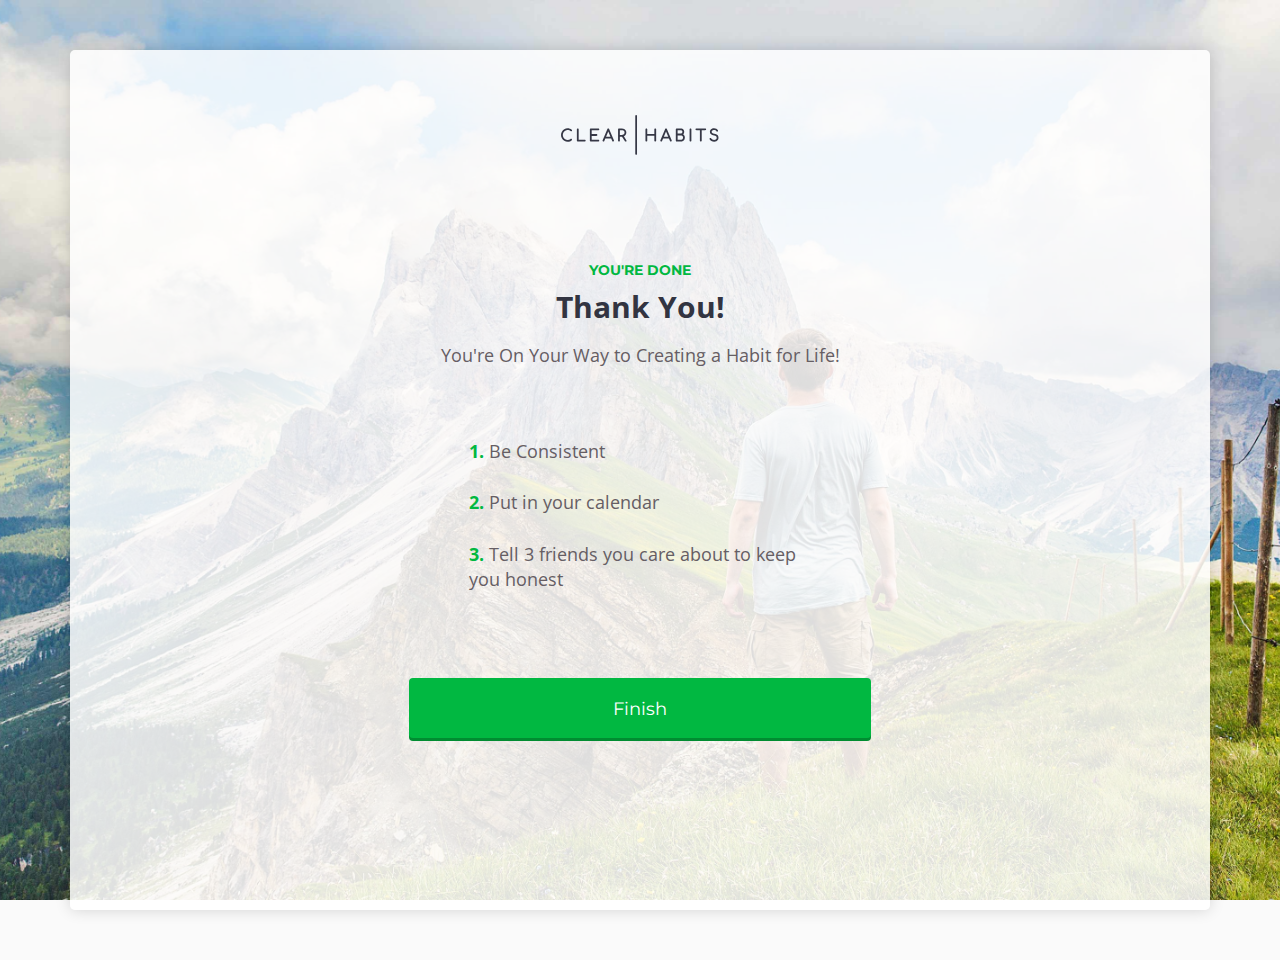
<file: step5.html>
<!doctype html>
<!--[if lt IE 7]>      <html class="no-js lt-ie9 lt-ie8 lt-ie7" lang=""> <![endif]-->
<!--[if IE 7]>         <html class="no-js lt-ie9 lt-ie8" lang=""> <![endif]-->
<!--[if IE 8]>         <html class="no-js lt-ie9" lang=""> <![endif]-->
<!--[if gt IE 8]><!--> <html class="no-js" lang=""> <!--<![endif]-->
    <head>
        <meta charset="utf-8">
        <meta http-equiv="X-UA-Compatible" content="IE=edge,chrome=1">
        <title></title>
        <meta name="description" content="">
        <meta name="viewport" content="width=device-width, initial-scale=1">
        <link rel='shortcut icon' type='image/x-icon' href='/favicon.ico' />
        <link rel="stylesheet" type="text/css" href="//fonts.googleapis.com/css?family=Open+Sans" />
        <link href="https://fonts.googleapis.com/css?family=Montserrat:500,700" rel="stylesheet">

        <link rel="stylesheet" href="css/bootstrap.css">
        <style>
            body {
                padding-top: 50px;
                padding-bottom: 50px;
            }
        </style>
        <link rel="stylesheet" href="css/main.css">

        <script src="js/vendor/modernizr-2.8.3-respond-1.4.2.min.js"></script>
    </head>
    <body>
        <!--[if lt IE 8]>
            <p class="browserupgrade">You are using an <strong>outdated</strong> browser. Please <a href="http://browsehappy.com/">upgrade your browser</a> to improve your experience.</p>
        <![endif]-->

    <!-- Main jumbotron for a primary marketing message or call to action -->
    <div class="container">

          <!-- Main component for a primary marketing message or call to action -->
          <div class="jumbotron">
            <div class="left-container full">
              <div class="wraper">
                <div class="logo">
                  <?xml version="1.0" encoding="utf-8"?>
                  <!-- Generator: Adobe Illustrator 16.0.4, SVG Export Plug-In . SVG Version: 6.00 Build 0)  -->
                  <!DOCTYPE svg PUBLIC "-//W3C//DTD SVG 1.1//EN" "http://www.w3.org/Graphics/SVG/1.1/DTD/svg11.dtd">
                  <svg version="1.1" id="Layer_1" xmlns="http://www.w3.org/2000/svg" xmlns:xlink="http://www.w3.org/1999/xlink" x="0px" y="0px"
                  	 width="157.499px" height="40px" viewBox="0 0 157.499 40" enable-background="new 0 0 157.499 40" xml:space="preserve">
                  <g>
                  	<g>
                  		<path fill="#363846" d="M10.984,15.05c-0.045-0.115-0.128-0.218-0.221-0.291l0.001-0.001c-0.005-0.004-0.011-0.004-0.015-0.004
                  			c-1.191-0.993-2.598-1.501-4.16-1.498c-1.191-0.002-2.31,0.31-3.32,0.925c-0.996,0.611-1.797,1.433-2.383,2.464
                  			C0.3,17.669-0.001,18.8,0,19.989c-0.001,1.206,0.301,2.333,0.891,3.355c0.592,1.042,1.402,1.868,2.406,2.476
                  			c1.008,0.609,2.121,0.922,3.293,0.922c0.879,0,1.679-0.123,2.379-0.357c0.7-0.25,1.312-0.625,1.808-1.127l0.022-0.02
                  			c0.146-0.182,0.221-0.408,0.218-0.605c0-0.128-0.027-0.26-0.071-0.371c-0.059-0.113-0.127-0.221-0.215-0.299
                  			c-0.082-0.078-0.181-0.156-0.293-0.189c-0.11-0.046-0.234-0.078-0.349-0.078c-0.174,0-0.354,0.07-0.491,0.157l-0.02,0.03
                  			c-0.859,0.704-1.836,1.043-2.988,1.048c-0.859-0.003-1.641-0.22-2.383-0.66c-0.739-0.457-1.312-1.044-1.747-1.808
                  			c-0.432-0.766-0.643-1.58-0.645-2.473c0.002-0.859,0.215-1.657,0.653-2.422c0.436-0.759,1.016-1.363,1.758-1.813
                  			c0.742-0.455,1.523-0.681,2.363-0.683c0.625,0,1.169,0.087,1.641,0.253c0.475,0.156,0.883,0.391,1.24,0.708l0.01,0.01
                  			c0.095,0.08,0.193,0.146,0.298,0.197c0.112,0.062,0.236,0.097,0.375,0.097c0.125,0,0.245-0.021,0.368-0.075
                  			c0.123-0.053,0.229-0.14,0.311-0.234h-0.001c0.148-0.162,0.231-0.391,0.231-0.617C11.062,15.292,11.043,15.167,10.984,15.05z
                  			 M24.344,25.101c-0.176-0.156-0.41-0.234-0.625-0.234H17.68V14.325c0.001-0.117-0.019-0.234-0.067-0.352
                  			c-0.046-0.109-0.11-0.212-0.197-0.29l-0.002-0.003c-0.081-0.086-0.18-0.153-0.296-0.197c-0.117-0.048-0.234-0.067-0.352-0.067
                  			c-0.111,0-0.229,0.022-0.333,0.072c-0.117,0.039-0.214,0.102-0.292,0.18c-0.088,0.085-0.159,0.188-0.211,0.305
                  			c-0.042,0.113-0.062,0.235-0.062,0.352v11.356c0,0.123,0.02,0.234,0.062,0.357c0.053,0.111,0.123,0.209,0.211,0.293
                  			c0.078,0.078,0.176,0.137,0.292,0.184c0.104,0.048,0.221,0.07,0.333,0.07h6.953c0.215,0,0.449-0.078,0.625-0.234
                  			c0.087-0.077,0.161-0.164,0.214-0.279c0.042-0.111,0.066-0.234,0.065-0.346c0.001-0.123-0.022-0.234-0.064-0.357
                  			C24.505,25.263,24.433,25.179,24.344,25.101z M37.357,15.228c0.117,0,0.24-0.021,0.346-0.064c0.117-0.053,0.215-0.117,0.293-0.201
                  			v-0.001c0.078-0.083,0.156-0.18,0.195-0.287c0.054-0.115,0.078-0.232,0.078-0.35s-0.022-0.241-0.075-0.353
                  			c-0.042-0.116-0.12-0.22-0.205-0.304v0c-0.085-0.078-0.183-0.141-0.286-0.18c-0.117-0.05-0.234-0.072-0.346-0.072H29.78
                  			c-0.115,0-0.235,0.02-0.345,0.067c-0.108,0.044-0.215,0.111-0.302,0.197l-0.002,0.003c-0.078,0.078-0.151,0.181-0.195,0.29
                  			c-0.039,0.117-0.062,0.234-0.062,0.352v11.356c0,0.116,0.022,0.234,0.062,0.347c0.044,0.108,0.117,0.2,0.195,0.289l0.002,0.004
                  			c0.087,0.086,0.193,0.149,0.302,0.196c0.109,0.049,0.23,0.068,0.345,0.068h7.577c0.112,0,0.229-0.022,0.346-0.07
                  			c0.103-0.047,0.201-0.105,0.286-0.182v-0.001c0.085-0.085,0.163-0.183,0.205-0.294c0.053-0.123,0.075-0.234,0.075-0.357
                  			c0-0.111-0.025-0.236-0.078-0.346c-0.04-0.123-0.117-0.214-0.195-0.297c-0.078-0.085-0.176-0.148-0.293-0.202
                  			c-0.106-0.048-0.229-0.065-0.346-0.063h-6.663v-3.857h4.774c0.119,0,0.242-0.024,0.358-0.078c0.112-0.033,0.216-0.115,0.294-0.193
                  			c0.164-0.173,0.254-0.42,0.254-0.655c0-0.117-0.02-0.234-0.061-0.348c-0.047-0.108-0.115-0.213-0.196-0.294h-0.004
                  			c-0.169-0.179-0.418-0.268-0.646-0.26h-4.774v-3.859H37.357z M52.916,25.29l-4.791-11.278c-0.07-0.163-0.176-0.317-0.33-0.43
                  			c-0.152-0.117-0.346-0.17-0.527-0.167c-0.185-0.003-0.381,0.05-0.541,0.167c-0.151,0.113-0.254,0.27-0.312,0.43h-0.001
                  			L41.634,25.29l0.004,0.007c-0.053,0.121-0.087,0.258-0.087,0.384c0,0.217,0.089,0.449,0.234,0.62
                  			c0.09,0.083,0.195,0.161,0.312,0.211c0.117,0.054,0.247,0.073,0.367,0.073c0.173,0,0.355-0.045,0.515-0.156
                  			c0.153-0.097,0.266-0.25,0.327-0.412l0.002,0.002l1.053-2.525h5.826l1.054,2.525l0,0.002c0.072,0.162,0.176,0.311,0.329,0.408
                  			c0.156,0.111,0.345,0.156,0.515,0.156c0.116,0,0.24-0.025,0.344-0.077c0.117-0.046,0.215-0.117,0.293-0.202
                  			c0.082-0.078,0.156-0.168,0.199-0.274c0.053-0.116,0.075-0.228,0.075-0.351c0-0.133-0.033-0.268-0.084-0.385L52.916,25.29z
                  			 M45.086,21.774l2.184-5.24l2.191,5.24H45.086z M65.34,25.192l-2.422-3.876c0.645-0.277,1.196-0.687,1.621-1.242
                  			c0.539-0.701,0.806-1.547,0.801-2.488c0.003-0.797-0.18-1.521-0.563-2.165v0c-0.374-0.629-0.902-1.136-1.567-1.488
                  			c-0.667-0.352-1.424-0.52-2.241-0.519H57.96c-0.109,0-0.224,0.016-0.335,0.059c-0.113,0.042-0.215,0.108-0.297,0.187h-0.001
                  			c-0.092,0.083-0.166,0.195-0.209,0.312c-0.041,0.115-0.059,0.235-0.059,0.352v11.356c-0.006,0.232,0.085,0.469,0.254,0.636
                  			c0.086,0.089,0.194,0.153,0.304,0.2c0.109,0.049,0.229,0.068,0.344,0.068c0.117,0,0.24-0.018,0.354-0.066
                  			c0.115-0.047,0.229-0.115,0.307-0.213c0.084-0.078,0.152-0.188,0.193-0.293c0.041-0.106,0.058-0.22,0.058-0.332v-3.984h2.142
                  			l2.768,4.426l-0.001-0.001c0.074,0.121,0.172,0.231,0.306,0.324l-0.001,0.001c0.002,0.002,0.004,0.002,0.004,0.004
                  			c0,0,0,0.001,0,0.002c0.156,0.095,0.332,0.133,0.488,0.133c0.215,0,0.437-0.045,0.639-0.176c0.095-0.059,0.182-0.164,0.24-0.271
                  			c0.056-0.11,0.078-0.236,0.078-0.349c-0.003-0.22-0.083-0.398-0.185-0.577L65.34,25.192z M62.312,19.588
                  			c-0.379,0.197-0.82,0.302-1.345,0.302h-2.095v-4.663h2.095c0.524,0.001,0.959,0.11,1.345,0.308
                  			c0.39,0.201,0.677,0.469,0.898,0.832l-0.001-0.001c0.214,0.358,0.314,0.754,0.317,1.22c-0.003,0.449-0.103,0.839-0.315,1.19
                  			v-0.002C62.992,19.128,62.703,19.388,62.312,19.588z M65.219,26.409c0,0-0.001,0-0.002,0c0,0-0.001,0.002-0.002,0.002
                  			L65.219,26.409z M94.896,13.67l-0.005-0.006c-0.083-0.075-0.187-0.137-0.297-0.176c-0.102-0.05-0.22-0.072-0.332-0.072
                  			c-0.114,0-0.235,0.02-0.345,0.067c-0.111,0.044-0.229,0.111-0.307,0.2V13.68c-0.078,0.082-0.156,0.182-0.195,0.293
                  			c-0.039,0.117-0.068,0.234-0.068,0.352v4.763h-7.08v-4.763c0-0.117-0.021-0.234-0.068-0.352c-0.049-0.11-0.111-0.212-0.199-0.29
                  			l-0.006-0.003c-0.078-0.085-0.176-0.153-0.285-0.197c-0.107-0.048-0.229-0.067-0.344-0.067c-0.23-0.006-0.486,0.089-0.66,0.268
                  			c-0.156,0.159-0.26,0.407-0.252,0.642v11.356c-0.008,0.23,0.096,0.469,0.252,0.636c0.174,0.185,0.43,0.269,0.66,0.269
                  			c0.115,0,0.236-0.02,0.344-0.068c0.109-0.048,0.207-0.111,0.285-0.196l0.006-0.003c0.088-0.09,0.15-0.182,0.199-0.29
                  			c0.048-0.112,0.068-0.23,0.068-0.347v-4.877h7.08v4.877c0,0.116,0.029,0.234,0.068,0.347c0.039,0.11,0.117,0.2,0.195,0.29
                  			c0.078,0.089,0.195,0.152,0.307,0.199c0.109,0.049,0.23,0.068,0.345,0.068c0.112,0,0.23-0.022,0.332-0.07
                  			c0.11-0.047,0.214-0.104,0.297-0.179l0.005-0.007c0.082-0.084,0.16-0.18,0.199-0.291c0.039-0.123,0.078-0.234,0.078-0.357V14.325
                  			c0-0.117-0.039-0.241-0.078-0.353C95.056,13.856,94.978,13.755,94.896,13.67z M110.681,25.29l-4.794-11.278h-0.001
                  			c-0.065-0.165-0.166-0.317-0.322-0.43c-0.156-0.117-0.352-0.17-0.533-0.167c-0.171-0.003-0.367,0.05-0.526,0.167
                  			c-0.152,0.111-0.269,0.269-0.328,0.43h-0.003L99.397,25.29l0.002,0.007c-0.047,0.116-0.086,0.25-0.086,0.384
                  			c0,0.221,0.09,0.451,0.234,0.62c0.088,0.083,0.195,0.161,0.312,0.211c0.117,0.054,0.245,0.073,0.366,0.073
                  			c0.181,0,0.367-0.045,0.528-0.156c0.152-0.098,0.252-0.252,0.316-0.412v0.002l1.055-2.525h5.82l1.055,2.525v0.002
                  			c0.078,0.159,0.19,0.309,0.344,0.408c0.154,0.111,0.334,0.156,0.516,0.156c0.117,0,0.234-0.025,0.347-0.077
                  			c0.106-0.046,0.2-0.117,0.278-0.202c0.078-0.078,0.156-0.17,0.195-0.275c0.055-0.115,0.078-0.227,0.078-0.35
                  			c0-0.126-0.032-0.264-0.078-0.385V25.29z M102.852,21.774l2.181-5.24l2.202,5.24H102.852z M123.142,20.3
                  			c-0.293-0.39-0.661-0.702-1.102-0.933c0.242-0.199,0.471-0.441,0.647-0.713l0.001-0.001c0.37-0.539,0.547-1.164,0.545-1.828
                  			c0.002-0.641-0.17-1.238-0.496-1.758c-0.335-0.517-0.787-0.928-1.348-1.213c-0.55-0.288-1.162-0.439-1.8-0.438h-3.87
                  			c-0.216-0.006-0.469,0.083-0.625,0.245c-0.095,0.084-0.164,0.195-0.211,0.312c-0.048,0.117-0.062,0.234-0.062,0.352v11.356
                  			c0,0.123,0.023,0.262,0.078,0.391c0.064,0.123,0.156,0.234,0.273,0.312c0.195,0.154,0.453,0.201,0.703,0.201h3.948
                  			c0.754,0,1.454-0.164,2.067-0.514c0.625-0.344,1.127-0.814,1.471-1.438c0.349-0.599,0.524-1.297,0.524-2.062
                  			C123.887,21.696,123.652,20.915,123.142,20.3L123.142,20.3z M116.636,15.228h2.954c0.309,0,0.562,0.04,0.781,0.112
                  			c0.234,0.078,0.422,0.179,0.583,0.318c0.156,0.137,0.276,0.29,0.354,0.485c0.078,0.184,0.114,0.407,0.114,0.681
                  			c0,0.289-0.04,0.53-0.125,0.742c-0.087,0.212-0.208,0.391-0.38,0.552c-0.156,0.17-0.354,0.291-0.57,0.369
                  			c-0.211,0.078-0.469,0.123-0.758,0.123h-2.954V15.228z M121.777,23.71L121.777,23.71c-0.198,0.33-0.444,0.584-0.781,0.771
                  			c-0.345,0.184-0.719,0.289-1.172,0.291h-3.188v-4.347h3.188c0.456,0.001,0.833,0.1,1.172,0.278
                  			c0.343,0.18,0.583,0.433,0.781,0.758c0.192,0.323,0.288,0.686,0.289,1.109C122.065,23.015,121.97,23.382,121.777,23.71z
                  			 M130.16,13.683l-0.001-0.003c-0.088-0.085-0.183-0.153-0.299-0.197c-0.118-0.048-0.234-0.067-0.353-0.067
                  			c-0.116,0-0.234,0.02-0.351,0.067c-0.111,0.044-0.205,0.111-0.293,0.2c-0.088,0.078-0.15,0.18-0.197,0.29
                  			c-0.049,0.117-0.057,0.234-0.057,0.352v11.356c0,0.116,0.008,0.234,0.057,0.347c0.047,0.108,0.109,0.2,0.197,0.29
                  			c0.088,0.089,0.182,0.152,0.293,0.199c0.116,0.049,0.234,0.068,0.351,0.068c0.118,0,0.234-0.02,0.353-0.068
                  			c0.116-0.048,0.211-0.111,0.299-0.196l0.001-0.003c0.089-0.09,0.152-0.182,0.198-0.29c0.048-0.112,0.055-0.23,0.055-0.347V14.325
                  			c0-0.117-0.007-0.234-0.055-0.352C130.312,13.864,130.249,13.761,130.16,13.683z M144.898,13.661
                  			c-0.078-0.078-0.181-0.146-0.28-0.187c-0.11-0.042-0.227-0.059-0.337-0.059h-8.914c-0.109,0-0.218,0.016-0.317,0.059
                  			c-0.111,0.041-0.215,0.108-0.296,0.187h-0.003c-0.083,0.078-0.139,0.179-0.181,0.291c-0.043,0.1-0.062,0.217-0.062,0.325
                  			c0,0.11,0.02,0.224,0.062,0.322c0.042,0.115,0.094,0.218,0.18,0.296h0.003c0.082,0.078,0.186,0.143,0.297,0.184
                  			c0.1,0.042,0.208,0.058,0.317,0.058h3.556v10.544c0,0.116,0.016,0.234,0.064,0.347c0.047,0.108,0.111,0.2,0.201,0.29
                  			c0.085,0.089,0.18,0.152,0.288,0.199c0.109,0.049,0.228,0.068,0.344,0.068c0.118,0,0.234-0.02,0.353-0.069
                  			c0.116-0.047,0.221-0.109,0.307-0.195l0.002-0.004c0.16-0.167,0.261-0.403,0.253-0.636V15.136h3.547
                  			c0.11,0,0.227-0.016,0.337-0.058c0.1-0.042,0.202-0.106,0.28-0.184s0.156-0.182,0.196-0.296c0.038-0.1,0.049-0.212,0.049-0.322
                  			c0-0.107-0.011-0.222-0.049-0.323C145.055,13.84,144.977,13.739,144.898,13.661z M139.188,26.32c0,0,0.002,0,0.002,0.001
                  			l-0.003-0.004C139.188,26.317,139.188,26.317,139.188,26.32z M157.242,21.301c-0.18-0.457-0.44-0.851-0.784-1.189
                  			c-0.707-0.685-1.758-1.104-3.133-1.333c-0.965-0.159-1.646-0.432-2.031-0.759c-0.205-0.165-0.34-0.337-0.431-0.53
                  			c-0.098-0.177-0.144-0.379-0.144-0.614c0-0.301,0.055-0.558,0.156-0.763c0.078-0.208,0.229-0.385,0.424-0.543
                  			c0.193-0.157,0.432-0.283,0.708-0.362c0.309-0.086,0.653-0.136,1.056-0.136c0.533,0,0.976,0.105,1.362,0.296
                  			c0.372,0.193,0.698,0.481,0.974,0.887v0c0.086,0.125,0.202,0.242,0.339,0.32c0.138,0.078,0.294,0.107,0.45,0.106
                  			c0.124-0.004,0.242-0.012,0.391-0.079v0.001c0.135-0.067,0.27-0.168,0.351-0.302c0,0,0-0.003,0-0.004
                  			c0-0.002,0.007-0.003,0.007-0.005v0c0.104-0.131,0.149-0.303,0.149-0.473c0-0.16-0.038-0.323-0.116-0.471v-0.004
                  			c-0.353-0.589-0.899-1.075-1.58-1.476c-0.707-0.402-1.496-0.612-2.326-0.611c-0.781,0-1.5,0.14-2.129,0.427
                  			c-0.625,0.289-1.134,0.703-1.492,1.246c-0.363,0.534-0.532,1.172-0.531,1.853c-0.001,0.478,0.09,0.941,0.284,1.357
                  			c0.196,0.427,0.485,0.795,0.859,1.13c0.743,0.664,1.759,1.071,2.969,1.25c0.952,0.126,1.614,0.403,2.031,0.787
                  			c0.22,0.201,0.368,0.417,0.469,0.655c0.109,0.237,0.156,0.495,0.156,0.796c0,0.381-0.054,0.688-0.156,0.939
                  			c-0.116,0.266-0.267,0.472-0.469,0.656c-0.216,0.193-0.469,0.323-0.781,0.436c-0.298,0.08-0.663,0.142-1.067,0.142
                  			c-0.732-0.001-1.346-0.142-1.823-0.382v-0.001c-0.507-0.272-0.852-0.597-1.094-1.054c-0.078-0.145-0.18-0.268-0.321-0.377
                  			c-0.152-0.092-0.342-0.14-0.512-0.139c-0.113,0-0.229,0.014-0.339,0.047c-0.116,0.045-0.234,0.116-0.312,0.201
                  			c-0.079,0.078-0.156,0.168-0.2,0.274c-0.054,0.116-0.072,0.228-0.072,0.351c0,0.142,0.038,0.268,0.086,0.391h0.003
                  			c0.397,0.781,1.005,1.406,1.8,1.83c0.806,0.455,1.743,0.67,2.785,0.67c0.817,0,1.562-0.156,2.201-0.469
                  			c0.663-0.312,1.182-0.781,1.55-1.401c0.363-0.599,0.542-1.321,0.542-2.114C157.499,22.241,157.41,21.741,157.242,21.301z
                  			 M75.145,0c-0.481,0-0.87,0.389-0.87,0.871v38.248c0,0.492,0.389,0.882,0.87,0.882c0.483,0,0.872-0.39,0.872-0.882V0.871
                  			C76.017,0.389,75.628,0,75.145,0z"/>
                  	</g>
                  </g>
                  </svg>
                </div>
                <div class="left-container-content">
                  <small>you're done</small>
                  <h1 class="short">Thank You!</h1>

                  <form>
                    <p>You're On Your Way to Creating a Habit for Life!</p>
                    <p class="thank-you" style="text-align:left; margin:0 60px 0 60px;"><b>1.</b> Be Consistent </br></br>
                       <b>2.</b> Put in your calendar </br></br>
                       <b>3.</b> Tell 3 friends you care about to keep you honest</p>
                       <a class="btn btn-default full-btn" href="index.html" role="button">Finish</a>
                       <!-- <button type="submit" name="button" class="btn btn-default">Finish</button> -->
                  </form>
                </div>

              </div>

            </div>
          </div>

    </div>

        <script>window.jQuery || document.write('<script src="js/vendor/jquery-1.11.2.min.js"><\/script>')</script>

        <script src="js/vendor/bootstrap.min.js"></script>

        <script src="js/main.js"></script>

        <!-- Google Analytics: change UA-XXXXX-X to be your site's ID. -->
        <script>
            (function(b,o,i,l,e,r){b.GoogleAnalyticsObject=l;b[l]||(b[l]=
            function(){(b[l].q=b[l].q||[]).push(arguments)});b[l].l=+new Date;
            e=o.createElement(i);r=o.getElementsByTagName(i)[0];
            e.src='//www.google-analytics.com/analytics.js';
            r.parentNode.insertBefore(e,r)}(window,document,'script','ga'));
            ga('create','UA-XXXXX-X','auto');ga('send','pageview');
        </script>
    </body>
</html>
</file>
<file: css/main.css>
/* ==========================================================================
   Author's custom styles
   ========================================================================== */

html {
  height: 100%;}

body {
  font-family: Open Sans;
  -webkit-font-smoothing: antialiased;
  -moz-osx-font-smoothing: grayscale;
  background: url("../img/background.jpg") no-repeat center center fixed;
  -webkit-background-size: cover;
  -moz-background-size: cover;
  -o-background-size: cover;
  background-size: cover;
  background-color: #fafafa;
  color: #323441;
}

h1 {
  font-weight: 100;
  font-size: 39.92px !important;
}

small {
  font-family: 'Montserrat', sans-serif;
  text-transform: uppercase;
  font-size: 14px;
  font-weight: bold;
}

.btn {
  padding: 19px 12px;
  font-family: 'Montserrat', sans-serif;
  font-weight: normal;
  font-size: 18px;
}

.btn-default {
  color: #fff;
  background-color: #01b841;
  border: 0;
  box-shadow: 0px 3px 0px #018c31;
  height: 60px;
  min-width: 235px;
}

.btn-default:hover,
.btn-default:active,
.btn-default:link {
  color: #fff;
  background-color: #01b841;
}

/* --------- Main Content Holder --------- */

.container {
  height: 100%;
}

.jumbotron {
  background-color: rgba(255, 255, 255, 0);
  box-shadow: 0px 0px 15px rgba(0,0,0,0.16);
  padding: 0;  border: 0;  margin: 0;
  min-height: 860px;
  position: relative;
}

.jumbotron .left-container {
  position: relative;
  background-color: #fff;

  /* Border Radious Control */
  border-radius: 5px;
  border-top-right-radius: 0px;
  border-bottom-right-radius: 0px;
  /* End Border Radious Control */

  width: 50%;
  min-height: 860px;
  position: absolute;
  margin-bottom: 50px;
}

.jumbotron
.left-container
.logo {
  display: block;
  padding: 65px 0px 0px 0px;
}

.jumbotron
.left-container
.left-container-content {
  position: relative;
  padding-top: 70%;
}

.jumbotron
.left-container
.left-container-content
.btn-default {
  margin-top: 85px;
  margin-bottom: 30px;
}

.jumbotron
.left-container
.wraper {
  position: relative;
  padding: 0 60px 0 60px;
  min-height: 860px;
}

input[type="text"]:disabled {
    color: #01b841;
    -webkit-text-fill-color:#01b841; /* Override iOS / Android font color change */
    -webkit-opacity:1; /* Override iOS opacity change affecting text & background color */
    color:#01b841; /* Override IE font color change */
}

@media screen and (min-width: 768px) {
  .jumbotron {
    padding-top: 0px;
    padding-bottom: 0px;
  }
  .container .jumbotron,
  .container-fluid .jumbotron {
    padding-left: 0px;
    padding-right: 0px;
  }
  .jumbotron h1,
  .jumbotron .h1 {

  }

}

/* --------- When content is Full width --------- */

.brands {
  margin-top: 35px;
}

.brands img {
  width: 60%;
}

.full {
  width: 100% !important;
  border-top-right-radius: 5px !important;
  border-bottom-right-radius: 5px !important;
  background-color: rgba(255, 255, 255, 0.85) !important;
}

.full .full-btn {
  width: 100%;
}

.full .selector {
  position: absolute;
  right: 25px;
  top: 23px;
  float: right;
  z-index: 99;
}

.full .special {
  color: #01b841;
  font-size: 50px;
  font-weight: bold;
  height: 96px;
  text-align: center;
}

.full .icon {
  margin-bottom: 30px;
}

.full .how-works {
  text-align: left;
}

.full b {
  color: #01b841
}

.full ul {
  text-align: left;
  list-style: none;
}

.full ul li {
  font-size: 16px;
  margin: 0 0 25px 0px;
}

.full ul li img {
  margin: 0 20px 0px 0px;
}

.full ul svg {
  width: 36px;
  margin: 0 20px 0px 0px;
  padding-top: 25px;
}


.full p, .full ul {
  color: #665e64;
  font-size: 18px;
  font-weight: normal;
  margin-bottom: 70px;
}

.full small {
  color: #01b841;
}

.full h1 {
  font-size: 30px !important;
  font-weight: bold;
  margin: 10px 0 80px 0px;
}

.full .short {
  margin-bottom: 20px;
}

.full h2 {
  font-size: 14px;
  color: #999;
  margin-bottom: 20px;
  line-height: 1.4em;
}

.full select,
.full textarea,
.full input {
  position: relative;
  font-family: Open Sans;
  -webkit-font-smoothing: antialiased;
  -moz-osx-font-smoothing: grayscale;
  padding: 0; border: 0; margin: 0;
  font-size: 18px;
  color: #666;
  height: 67px;
  border: 0;
  background-color: transparent;
  resize: none;
}

.full select,
.full textarea,
.full button,
.full input {
  width: 100%;
  padding: 20px 25px 25px 25px;
}

.full textarea {
  height: 140px;
  padding: 20px 25px 25px 25px;
}

.full select {
  -webkit-appearance: none;
  -moz-appearance: none;
  appearance: none;
  padding: 20px 25px 25px 25px;
}

.full form {
  width: 462px;
  margin: 0 auto;
  margin-bottom: 100px;
  display: inline-block;
}

.full form input:nth-child(1) {
  border-bottom: 1px solid #ebebeb;
}

.full form input:nth-child(2) {
  border-bottom: 1px solid #ebebeb;
}

.full form input:nth-child(3) {
  border-bottom: 1px solid #ebebeb;
}

.full form .form-container {
  position: relative;
  border-radius: 5px;
  background-color: #fff;
  border: 1px solid #ebebeb;
}

.full form .form-container select {
  border-bottom: 1px solid #ebebeb;
  border-radius: 0px !important;
}


.full .logo {
  text-align: center;
}

.full .wraper {
  text-align: center;
}

.full .wraper .left-container-content {
  padding-top: 100px;
}

#time-normal {
  display: block;
}

#time-iphone {
  display: none;
}


/*==========  Non-Mobile First Method  ==========*/

  /* Large Devices, Wide Screens */
  @media only screen and (max-width : 1200px) {

  }

  /* Medium Devices, Desktops */
  @media only screen and (max-width : 992px) {

  }

  /* Small Devices, Tablets */
  @media only screen and (max-width : 768px) {

    #time-normal {
      display: none;
    }

    #time-iphone {
      display: block;
    }

    .jumbotron .left-container {
        border-top-right-radius: 5px;
        border-bottom-right-radius: 5px;
    }

    .container .jumbotron {
      padding: 0px;
    }

    .full form {
      width: 100%;
    }

    .jumbotron .left-container {
      position: relative;
    }

    .full ul {
      padding: 0px;
    }

    .full ul .how-long {
      width: 88% !important;
    }

    .full ul .how-long-special {
      padding-top: 37px !important;
    }

    .jumbotron .left-container {
      width: 100%;
      text-align: center;
    }

    .jumbotron .left-container-content {
    }

    .landing-mobile {
      padding-top: 40% !important;
    }

  }

  /* Extra Small Devices, Phones */
  @media only screen and (max-width : 480px) {

    html {
      position: fixed;

    }

    body {
      padding-top: 0px;
      padding-bottom: 0px;
    }

    body,
    .container .jumbotron,
    .left-container,
    .jumbotron .left-container .wraper,
    .left-container-content {
      height: 100% !important;
    }

    #time-normal {
      display: none;
    }

    #time-iphone {
      display: block;
    }

    .full form .form-container {
      margin-bottom: 10px;
    }

    .btn-default {
      height: 70px;
    }

    .btn {
      padding: 25px 12px;
    }

    .hide-on-mobile {
      margin-top: 0px !important;
    }

    .highlight-p {
      font-size: 20px !important;
      font-weight: bold !important;
      margin-bottom: 30px !important;
      color: #333 !important;
    }

    .btn-default {
      position: fixed;
      margin-top: 0px;
      margin-bottom: 0px;
      bottom: 0;
      left: 0;
    }

    .special-button .btn-default {
      margin-top: 0px;
      margin-bottom: 0px;
    }

    .left-container {
      background-color: rgba(255, 255, 255, 0.85) !important;
    }

    .landing-only {
      background-color: rgba(255, 255, 255, 0) !important;
    }

    .landing-only small {
      color: #000;
      text-shadow: 0px 0px 5px rgba(255,255,255,0.7);
    }

    .landing-only h1 {
      font-weight: 400;
      color: #000;
      text-shadow: 0px 0px 5px rgba(255,255,255,0.7);
    }

    .brands {
      margin-top: 20px;
      margin-bottom: 30px;
    }

    .brands img {
      width: 70%;
    }

    .jumbotron .left-container .logo {
      padding: 45px 0px 0px 0px;
    }

    .jumbotron, .jumbotron .left-container, .jumbotron .left-container .wraper {
      min-height: auto !important;
    }

    .jumbotron .left-container {
        border-top-right-radius: 5px;
        border-bottom-right-radius: 5px;
    }

    .full h1 {
      margin: 5px 0 20px 0px !important;
      font-size: 20px !important;
    }

    .full h2 {
      margin-top: 10px;
      margin-bottom: 5px;
      font-size: 10px;
    }

    .full ul li img {
      width: 29px;
    }

    .full p {
      font-size: 16px;
    }

    .full p, .full ul {
      margin-bottom: 40px;
    }

    h1 {
      font-size: 36.92px !important;
    }

    .container {
      padding-left: 0px !important;
      padding-right: 0px !important;
    }

    .container .jumbotron {
      padding: 0px;
    }

    .full form {
      width: 100%;
      margin-bottom: 0px;
    }

    .jumbotron .left-container {
      position: relative;
    }

    .jumbotron
    .left-container
    .wraper {
      padding: 0 20px 0 20px;
    }

    .full ul {
      padding: 0px;
    }

    .full ul li {
      margin: 0 0 15px 0px !important;
      float: left !important;
    }

    .full ul img {
      margin: 0 0 30px 0px;
      float: left;
    }

    .full ul .how-long {
      width: 85% !important;
    }

    .full ul .how-long-special {
      padding-top: 37px !important;
      width: 81% !important;
    }

    .jumbotron .left-container {
      width: 100%;
      text-align: center;
    }

    .full
    .wraper
    .left-container-content {
      padding-top: 15px !important;
    }

    .landing-mobile {
      padding-top: 20% !important;
    }

    .jumbotron
    .left-container
    .btn-default
    {
      margin-top: 0px !important;
      margin-bottom: 0px !important;
    }

    .jumbotron
    .left-container
    .landing-mobile
    .btn-default
    {
      margin-top: 0px !important;
      margin-bottom: 0px !important;
      width: 100% !important;
    }

    .thank-you {
      margin-bottom: 20px !important;
      margin: 0 20px 0 20px !important;
    }


  }

  /* Custom, iPhone Retina */
  @media only screen and (max-width : 320px) {

  }
</file>
<file: css/wickedpicker.css>
.wickedpicker {
  -webkit-user-select: none;
  -moz-user-select: none;
  -ms-user-select: none;
  user-select: none;
  box-shadow: 0 0 0 1px rgba(14, 41, 57, 0.12), 0 2px 5px rgba(14, 41, 57, 0.44), inset 0 -1px 2px rgba(14, 41, 57, 0.15);
  background: #fefefe;
  margin: 0 auto;
  border-radius: 0.1px;
  width: 270px;
  height: auto;
  font-size: 18px;
  display: none; }
  .wickedpicker__title {
    background-image: -webkit-linear-gradient(top, #ffffff 0%, #f2f2f2 100%);
    background-image: linear-gradient(to bottom, #ffffff 0%, #f2f2f2 100%);
    position: relative;
    background: #f2f2f2;
    margin: 0 auto;
    border-bottom: 1px solid #e5e5e5;
    padding: 12px 11px 10px 15px;
    color: #4C4C4C;
    font-size: 14px; }
  .wickedpicker__close {
    -webkit-transform: translateY(-25%);
    -moz-transform: translateY(-25%);
    -ms-transform: translateY(-25%);
    -o-transform: translateY(-25%);
    transform: translateY(-25%);
    position: absolute;
    top: 25%;
    right: 10px;
    color: #34495e;
    cursor: pointer; }
    .wickedpicker__close:before {
      content: '\00d7'; }
  .wickedpicker__controls {
    font-family: Open Sans;
    padding: 10px 0;
    line-height: normal;
    margin: 0; }
    .wickedpicker__controls__control, .wickedpicker__controls__control--separator {
      vertical-align: middle;
      display: inline-block;
      font-size: inherit;
      margin: 0 auto;
      width: 50px;
      letter-spacing: 1.3px; }
      .wickedpicker__controls__control-up, .wickedpicker__controls__control-down {
        color: #01B84C;
        position: relative;
        display: block;
        margin: 3px auto;
        font-size: 18px;
        cursor: pointer; }
      .wickedpicker__controls__control-up:before {
        content: '\e800'; }
      .wickedpicker__controls__control-down:after {
        content: '\e801'; }
      .wickedpicker__controls__control--separator {
        width: 5px; }

.text-center, .wickedpicker__title, .wickedpicker__controls, .wickedpicker__controls__control, .wickedpicker__controls__control--separator, .wickedpicker__controls__control-up, .wickedpicker__controls__control-down {
  text-align: center; }

.hover-state {
  color: #3498db; }

@font-face {
  font-family: 'fontello';
  src: url("../fonts/fontello.eot?52602240");
  src: url("../fonts/fontello.eot?52602240#iefix") format("embedded-opentype"), url("../fonts/fontello.woff?52602240") format("woff"), url("../fonts/fontello.ttf?52602240") format("truetype"), url("../fonts/fontello.svg?52602240#fontello") format("svg");
  font-weight: normal;
  font-style: normal; }

.fontello:before, .wickedpicker__controls__control-up:before, .fontello-after:after, .wickedpicker__controls__control-down:after {
  font-family: 'fontello';
  font-style: normal;
  font-weight: normal;
  speak: none;
  display: inline-block;
  text-decoration: inherit;
  width: 1em;
  margin-right: .2em;
  text-align: center;
  font-variant: normal;
  text-transform: none;
  line-height: 1em;
  margin-left: .2em;
  -webkit-font-smoothing: antialiased;
  -moz-osx-font-smoothing: grayscale; }

.clearable-picker {
  position: relative;
  display: inline-block; }
  .clearable-picker > .hasWickedpicker {
    padding-right: 1em; }
  .clearable-picker > .hasWickedpicker::-ms-clear {
    display: none; }
  .clearable-picker > [data-clear-picker] {
    position: absolute;
    top: 50%;
    right: 0;
    transform: translateY(-50%);
    font-weight: bold;
    font-size: 0.8em;
    padding: 0 0.3em 0.2em;
    line-height: 1;
    color: #bababa;
    cursor: pointer; }
    .clearable-picker > [data-clear-picker]:hover {
      color: #a1a1a1; }
</file>
